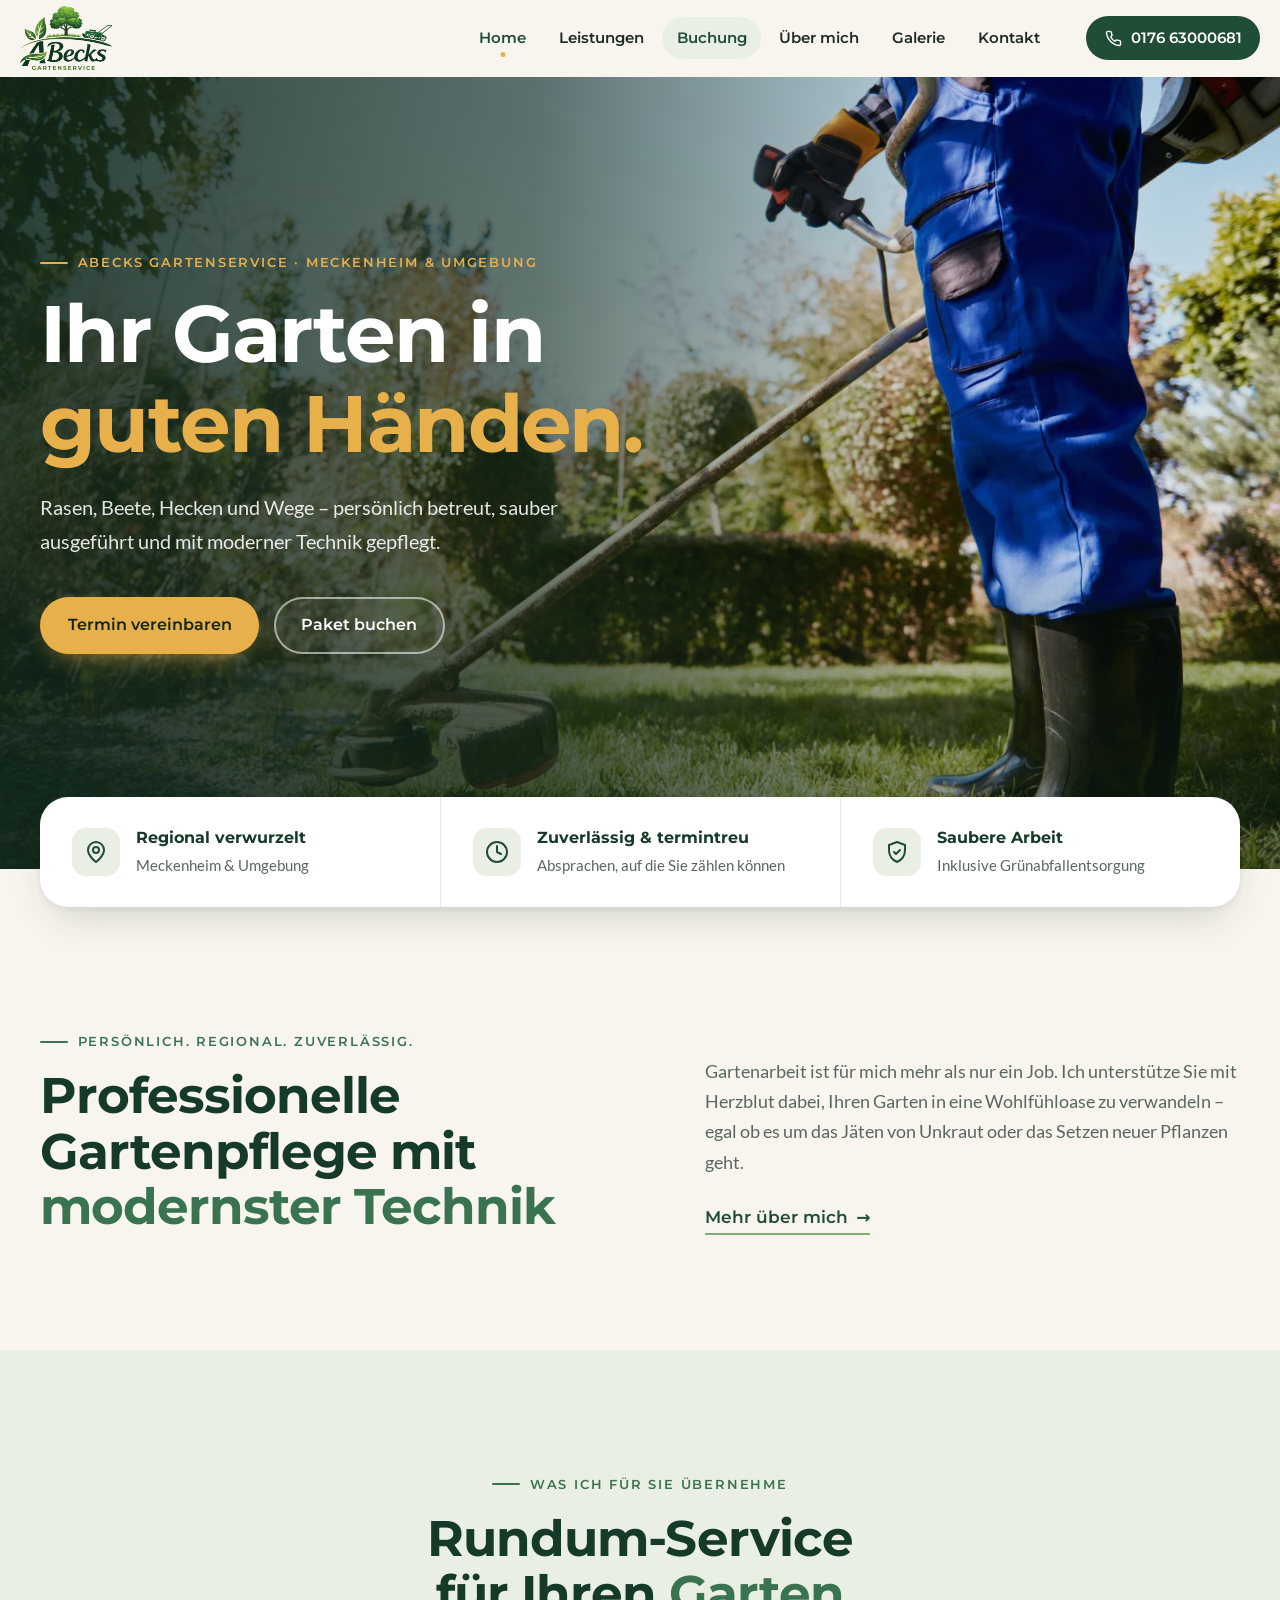
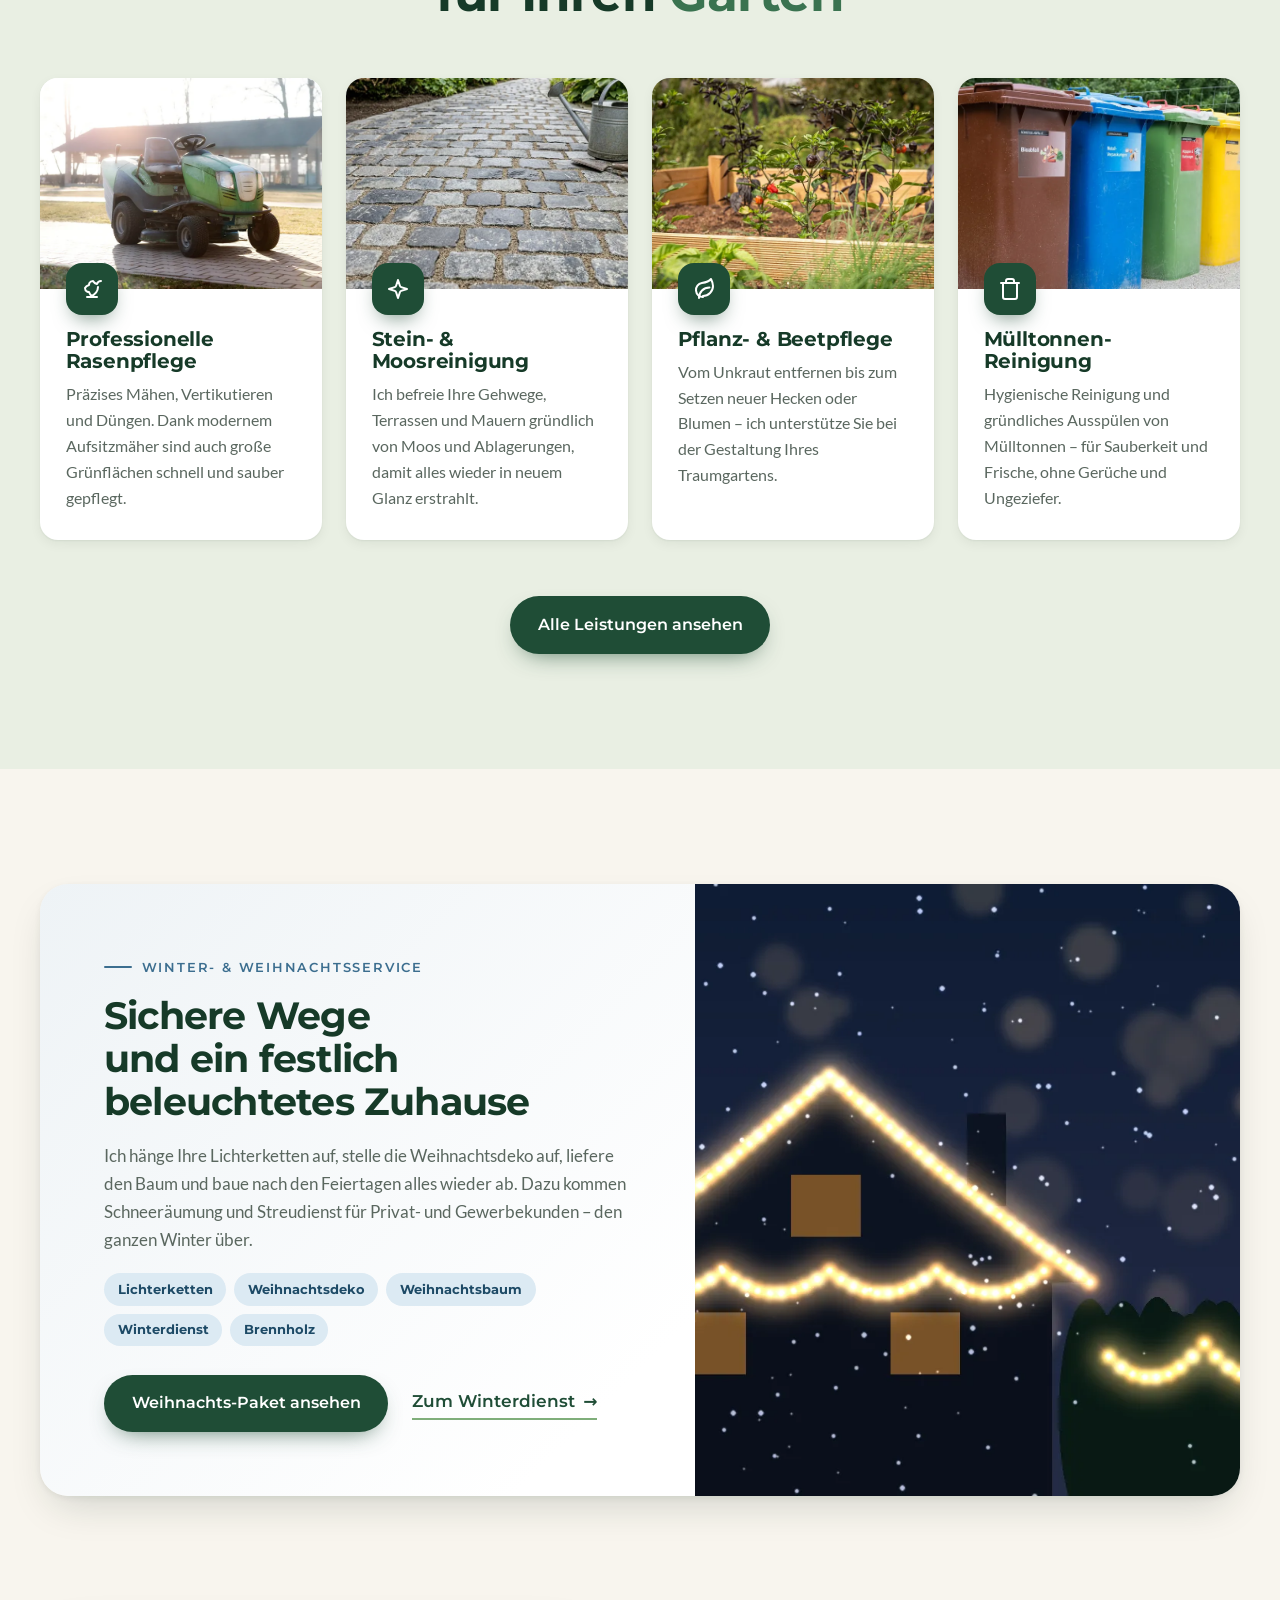
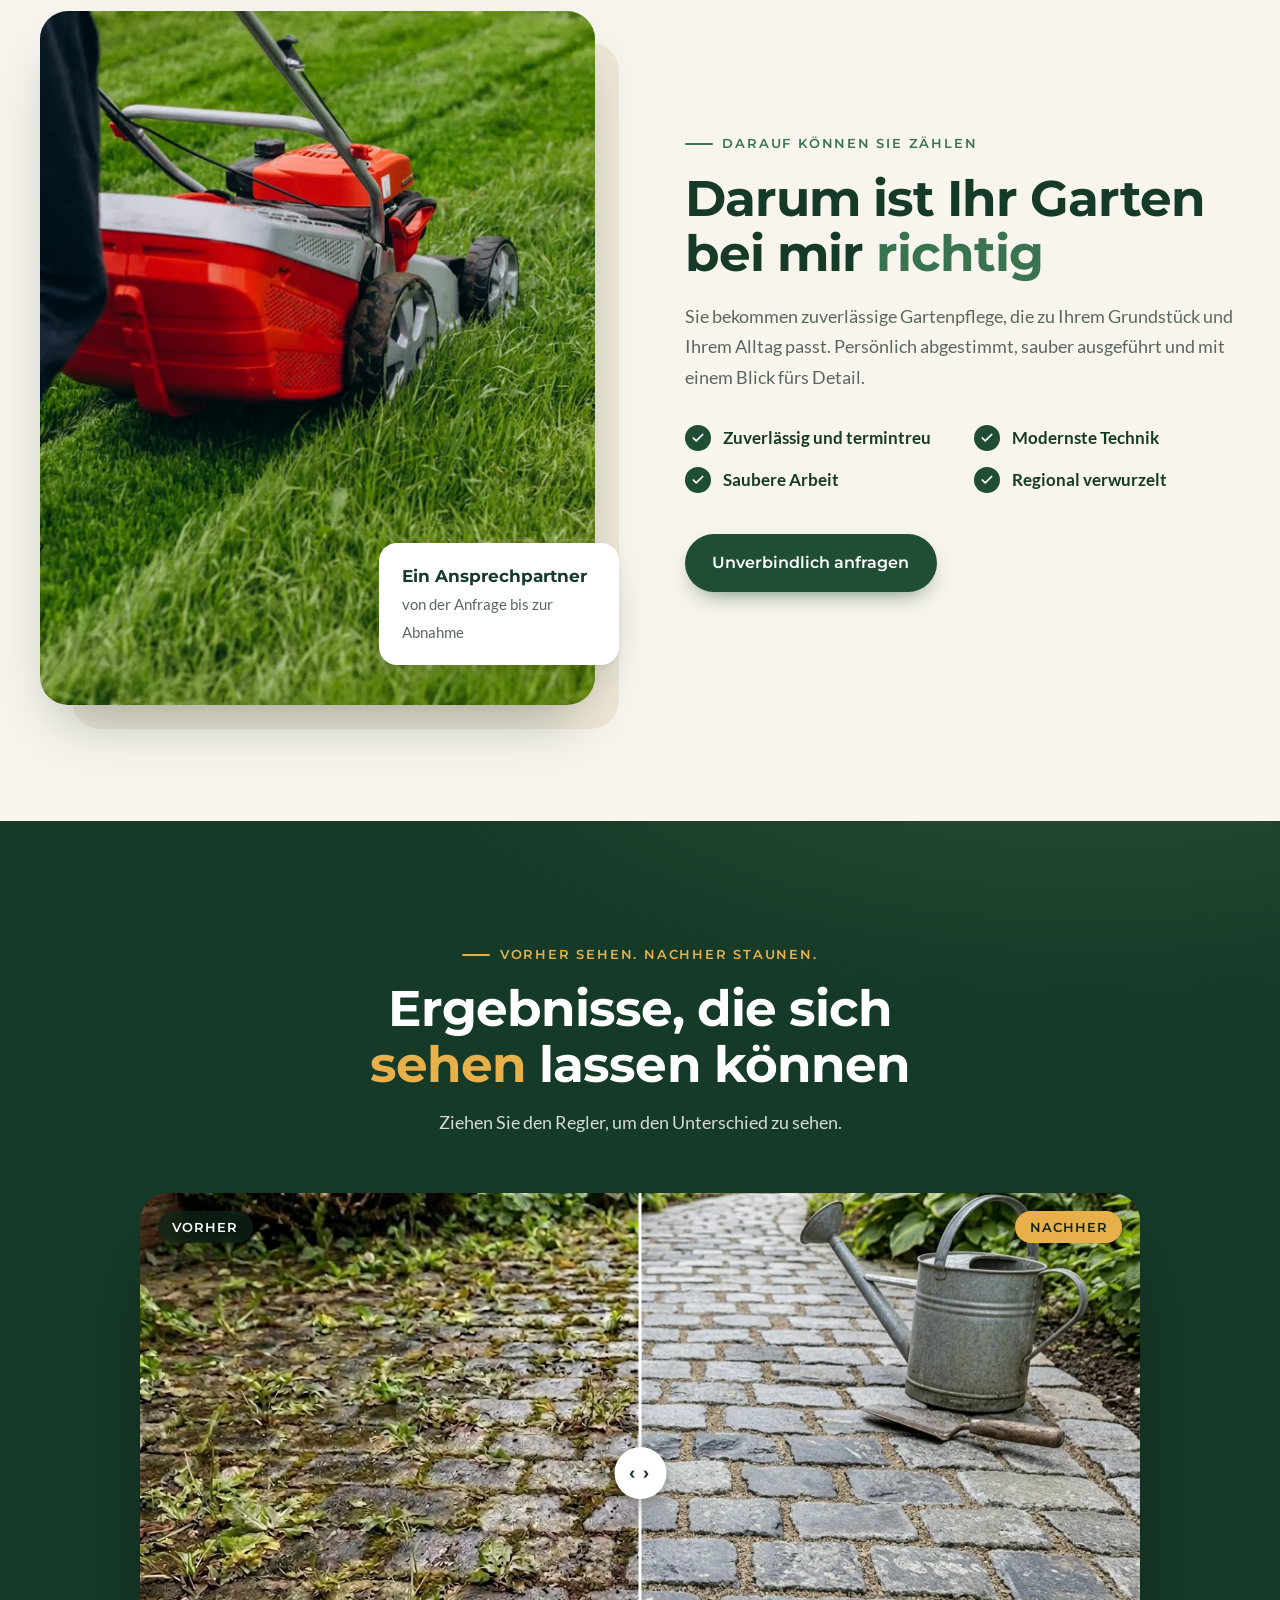
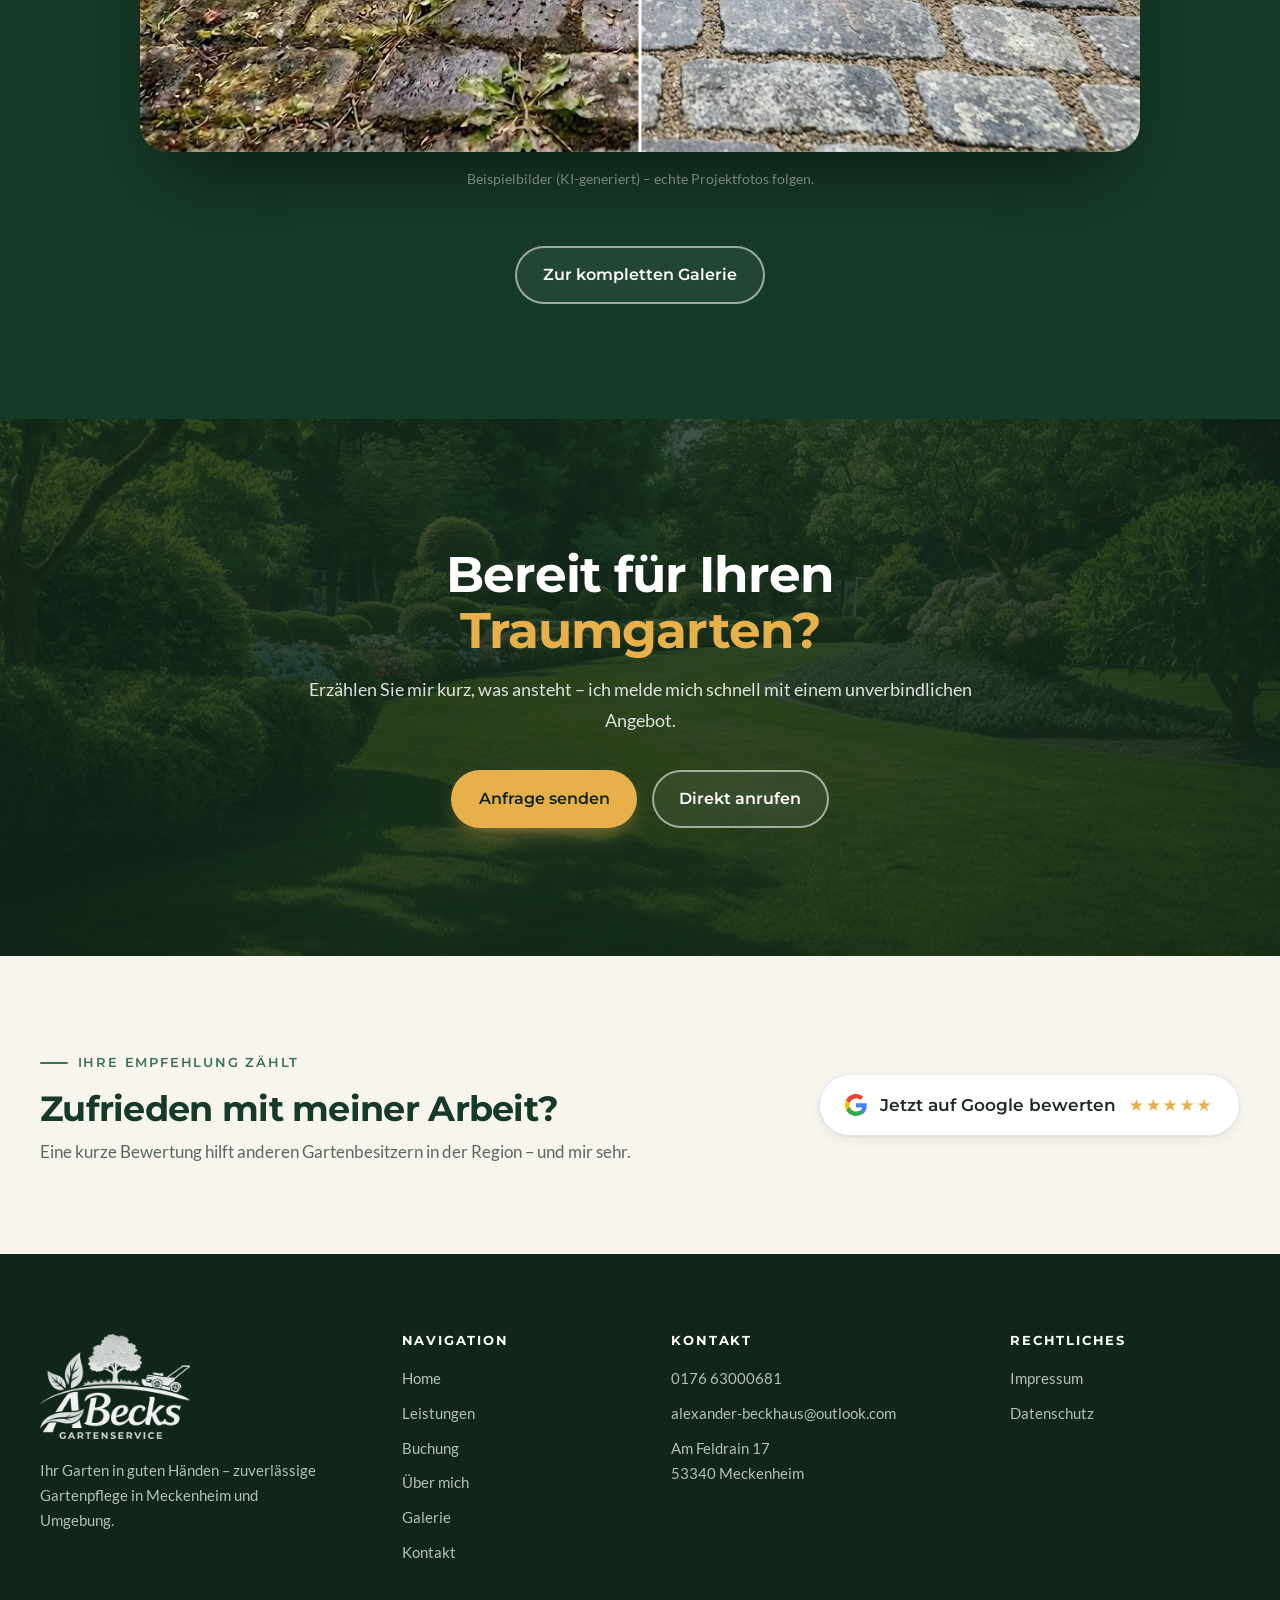
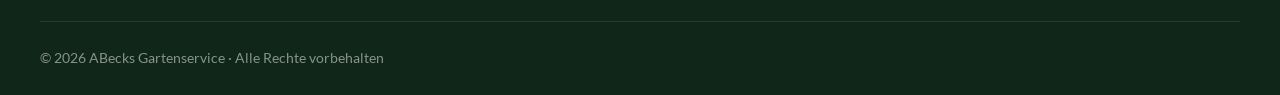
<file: index.html>
<!DOCTYPE html>
<html lang="de">
<head>
    <meta charset="UTF-8">
    <meta name="viewport" content="width=device-width, initial-scale=1.0">
    <meta name="description" content="Zuverlässige Gartenpflege &amp; Gartengestaltung: Professionelle Rasen-, Beet- und Pflanzpflege, Stein- &amp; Moosreinigung, Winterdienst und Lichterketten-Montage in Meckenheim &amp; Umgebung.">
    <title>ABecks Gartenservice | Home</title>
        <link rel="canonical" href="https://abecks-gartenhilfe.netlify.app/">
        <meta name="theme-color" content="#1f4d36">
        <meta property="og:type" content="website">
        <meta property="og:locale" content="de_DE">
        <meta property="og:site_name" content="ABecks Gartenservice">
        <meta property="og:title" content="ABecks Gartenservice | Gartenpflege in Meckenheim">
        <meta property="og:description" content="Zuverlässige Gartenpflege, Rasenpflege, Beetpflege und Steinreinigung in Meckenheim und Umgebung.">
        <meta property="og:url" content="https://abecks-gartenhilfe.netlify.app/">
        <meta property="og:image" content="https://abecks-gartenhilfe.netlify.app/Bilder/hero-index.jpg">
        <meta name="twitter:card" content="summary_large_image">
        <meta name="twitter:title" content="ABecks Gartenservice | Gartenpflege in Meckenheim">
        <meta name="twitter:description" content="Zuverlässige Gartenpflege in Meckenheim und Umgebung.">
        <meta name="twitter:image" content="https://abecks-gartenhilfe.netlify.app/Bilder/hero-index.jpg">
        <script type="application/ld+json">
        {
            "@context": "https://schema.org",
            "@type": "GardeningBusiness",
            "name": "ABecks Gartenservice",
            "url": "https://abecks-gartenhilfe.netlify.app/",
            "image": "https://abecks-gartenhilfe.netlify.app/Bilder/hero-index.jpg",
            "description": "Gartenpflege, Rasenpflege, Beetpflege, Steinreinigung, Winterdienst sowie Lichterketten- und Weihnachtsdeko-Montage in Meckenheim und Umgebung.",
            "telephone": "+4917663000681",
            "email": "alexander-beckhaus@outlook.com",
            "address": {
                "@type": "PostalAddress",
                "streetAddress": "Am Feldrain 17",
                "postalCode": "53340",
                "addressLocality": "Meckenheim",
                "addressCountry": "DE"
            },
            "areaServed": "Meckenheim und Umgebung",
            "priceRange": "€€"
        }
        </script>
    <link rel="preload" href="fonts/montserrat-v31-latin-700.woff2" as="font" type="font/woff2" crossorigin>
    <link rel="preload" href="Bilder/web/hero.webp" as="image">
    <link rel="stylesheet" href="styles.css">
    <link rel="shortcut icon" href="Bilder/logo.ico" type="image/x-icon">
    <link rel="icon" href="Bilder/favicon-32.png" type="image/png" sizes="32x32">
    <link rel="apple-touch-icon" href="Bilder/apple-touch-icon.png">
</head>
<body>
    <a class="skip-link" href="#inhalt">Zum Inhalt springen</a>

    <header class="site-header">
        <div class="site-header__inner">
            <a href="index.html" class="brand" aria-label="ABecks Gartenservice – Startseite">
                <img src="Bilder/logo.webp" alt="ABecks Gartenservice" width="360" height="250">
            </a>

            <nav id="main-navigation" class="site-nav" aria-label="Hauptnavigation">
                <ul>
                    <li><a href="index.html" aria-current="page">Home</a></li>
                    <li><a href="leistungen.html">Leistungen</a></li>
                    <li><a href="leistungen.html#paket-buchung" class="site-nav__booking">Buchung</a></li>
                    <li><a href="uebermich.html">Über mich</a></li>
                    <li><a href="galerie.html">Galerie</a></li>
                    <li><a href="kontakt.html">Kontakt</a></li>
                    <li class="site-nav__cta"><a href="tel:+4917663000681" class="btn btn--primary btn--sm">0176 63000681</a></li>
                </ul>
            </nav>

            <a href="tel:+4917663000681" class="header-phone">
                <svg aria-hidden="true" viewBox="0 0 24 24"><path d="M22 16.9v3a2 2 0 0 1-2.2 2 19.8 19.8 0 0 1-8.6-3.1 19.5 19.5 0 0 1-6-6A19.8 19.8 0 0 1 2.1 4.2 2 2 0 0 1 4.1 2h3a2 2 0 0 1 2 1.7c.1 1 .4 1.9.7 2.8a2 2 0 0 1-.5 2.1L8 9.9a16 16 0 0 0 6 6l1.3-1.3a2 2 0 0 1 2.1-.4c.9.3 1.8.6 2.8.7a2 2 0 0 1 1.7 2z"/></svg>
                <span>0176 63000681</span>
            </a>

            <button class="burger-menu" id="burgerBtn" type="button" aria-label="Menü öffnen" aria-controls="main-navigation" aria-expanded="false">
                <span></span>
                <span></span>
                <span></span>
            </button>
        </div>
    </header>

    <main id="inhalt">
        <section class="hero">
            <img class="hero__bg" src="Bilder/web/hero.webp" alt="" width="1500" height="1008" fetchpriority="high">
            <div class="container hero__content">
                <p class="eyebrow eyebrow--light">ABecks Gartenservice · Meckenheim &amp; Umgebung</p>
                <h1>Ihr Garten in <em>guten Händen.</em></h1>
                <p class="hero__lead">Rasen, Beete, Hecken und Wege – persönlich betreut, sauber ausgeführt und mit moderner Technik gepflegt.</p>
                <div class="btn-group">
                    <a href="kontakt.html" class="btn btn--primary">Termin vereinbaren</a>
                    <a href="leistungen.html#paket-buchung" class="btn btn--ghost">Paket buchen</a>
                </div>
            </div>
        </section>

        <div class="container">
            <ul class="trust-bar">
                <li>
                    <svg aria-hidden="true" viewBox="0 0 24 24"><path d="M20 10c0 6-8 12-8 12s-8-6-8-12a8 8 0 0 1 16 0Z"/><circle cx="12" cy="10" r="3"/></svg>
                    <div><strong>Regional verwurzelt</strong><span>Meckenheim &amp; Umgebung</span></div>
                </li>
                <li>
                    <svg aria-hidden="true" viewBox="0 0 24 24"><circle cx="12" cy="12" r="10"/><path d="M12 6v6l4 2"/></svg>
                    <div><strong>Zuverlässig &amp; termintreu</strong><span>Absprachen, auf die Sie zählen können</span></div>
                </li>
                <li>
                    <svg aria-hidden="true" viewBox="0 0 24 24"><path d="M12 22c5.5-2.5 8-6.5 8-12V5l-8-3-8 3v5c0 5.5 2.5 9.5 8 12Z"/><path d="m9 12 2 2 4-4"/></svg>
                    <div><strong>Saubere Arbeit</strong><span>Inklusive Grünabfallentsorgung</span></div>
                </li>
            </ul>
        </div>

        <section class="section intro">
            <div class="container intro__grid" data-reveal>
                <div>
                    <p class="eyebrow">Persönlich. Regional. Zuverlässig.</p>
                    <h2>Professionelle Gartenpflege mit <em>modernster Technik</em></h2>
                </div>
                <div class="intro__text">
                    <p>Gartenarbeit ist für mich mehr als nur ein Job. Ich unterstütze Sie mit Herzblut dabei, Ihren Garten in eine Wohlfühloase zu verwandeln – egal ob es um das Jäten von Unkraut oder das Setzen neuer Pflanzen geht.</p>
                    <a href="uebermich.html" class="link-arrow">Mehr über mich</a>
                </div>
            </div>
        </section>

        <section class="section section--tint services">
            <div class="container">
                <header class="section-head" data-reveal>
                    <p class="eyebrow">Was ich für Sie übernehme</p>
                    <h2>Rundum-Service für Ihren <em>Garten</em></h2>
                </header>

                <div class="card-grid">
                    <article class="service-card" data-reveal>
                        <div class="service-card__media"><img src="Bilder/web/rasen.webp" alt="Aufsitzmäher auf einer Rasenfläche" width="800" height="534" loading="lazy"></div>
                        <div class="service-card__body">
                            <span class="service-card__icon"><svg aria-hidden="true" viewBox="0 0 24 24"><path d="M7 20h10"/><path d="M10 20c5.5-2.5 8-6.4 8-10"/><path d="M21 4c-3 0-4 3-4 3s-3-1-4-3c-4 0-4 4-4 4s-3 1-4 3c0 4 4 4 4 4s1 3 3 4"/></svg></span>
                            <h3>Professionelle Rasenpflege</h3>
                            <p>Präzises Mähen, Vertikutieren und Düngen. Dank modernem Aufsitzmäher sind auch große Grünflächen schnell und sauber gepflegt.</p>
                        </div>
                    </article>

                    <article class="service-card" data-reveal>
                        <div class="service-card__media"><img src="Bilder/web/stein.webp" alt="Frisch gereinigter Pflasterweg" width="800" height="447" loading="lazy"></div>
                        <div class="service-card__body">
                            <span class="service-card__icon"><svg aria-hidden="true" viewBox="0 0 24 24"><path d="m12 3-1.9 5.8a2 2 0 0 1-1.3 1.3L3 12l5.8 1.9a2 2 0 0 1 1.3 1.3L12 21l1.9-5.8a2 2 0 0 1 1.3-1.3L21 12l-5.8-1.9a2 2 0 0 1-1.3-1.3Z"/></svg></span>
                            <h3>Stein- &amp; Moosreinigung</h3>
                            <p>Ich befreie Ihre Gehwege, Terrassen und Mauern gründlich von Moos und Ablagerungen, damit alles wieder in neuem Glanz erstrahlt.</p>
                        </div>
                    </article>

                    <article class="service-card" data-reveal>
                        <div class="service-card__media"><img src="Bilder/web/beet.webp" alt="Gepflegtes Hochbeet mit Pflanzen" width="800" height="504" loading="lazy"></div>
                        <div class="service-card__body">
                            <span class="service-card__icon"><svg aria-hidden="true" viewBox="0 0 24 24"><path d="M11 20A7 7 0 0 1 9.8 6.1C15.5 5 17 4.48 19 2c1 2 2 4.5 2 7 0 5.5-4.5 10-10 10Z"/><path d="M7 21c0-6 4.5-10.5 10.5-10.5"/></svg></span>
                            <h3>Pflanz- &amp; Beetpflege</h3>
                            <p>Vom Unkraut entfernen bis zum Setzen neuer Hecken oder Blumen – ich unterstütze Sie bei der Gestaltung Ihres Traumgartens.</p>
                        </div>
                    </article>

                    <article class="service-card" data-reveal>
                        <div class="service-card__media"><img src="Bilder/web/muelltonnen.webp" alt="Saubere Mülltonnen in einer Reihe" width="800" height="450" loading="lazy"></div>
                        <div class="service-card__body">
                            <span class="service-card__icon"><svg aria-hidden="true" viewBox="0 0 24 24"><path d="M3 6h18"/><path d="M19 6v14c0 1-1 2-2 2H7c-1 0-2-1-2-2V6"/><path d="M8 6V4c0-1 1-2 2-2h4c1 0 2 1 2 2v2"/></svg></span>
                            <h3>Mülltonnen-Reinigung</h3>
                            <p>Hygienische Reinigung und gründliches Ausspülen von Mülltonnen – für Sauberkeit und Frische, ohne Gerüche und Ungeziefer.</p>
                        </div>
                    </article>
                </div>

                <div class="section-foot">
                    <a href="leistungen.html" class="btn btn--dark">Alle Leistungen ansehen</a>
                </div>
            </div>
        </section>

        <section class="section winter">
            <div class="container">
                <div class="winter__card" data-reveal>
                    <div class="winter__text">
                        <p class="eyebrow">Winter- &amp; Weihnachtsservice</p>
                        <h2>Sichere Wege und ein festlich beleuchtetes Zuhause</h2>
                        <p>Ich hänge Ihre Lichterketten auf, stelle die Weihnachtsdeko auf, liefere den Baum und baue nach den Feiertagen alles wieder ab. Dazu kommen Schneeräumung und Streudienst für Privat- und Gewerbekunden – den ganzen Winter über.</p>
                        <ul class="winter__tags">
                            <li>Lichterketten</li>
                            <li>Weihnachtsdeko</li>
                            <li>Weihnachtsbaum</li>
                            <li>Winterdienst</li>
                            <li>Brennholz</li>
                        </ul>
                        <div class="btn-group">
                            <a href="leistungen.html#saisonale-leistungen" class="btn btn--dark">Weihnachts-Paket ansehen</a>
                            <a href="leistungen.html#winterdienst" class="link-arrow">Zum Winterdienst</a>
                        </div>
                    </div>
                    <div class="winter__media">
                        <img src="Bilder/web/lichterketten.webp" alt="Haus mit warmweißen Lichterketten an Dachkante und Hecke" width="1200" height="800" loading="lazy">
                    </div>
                </div>
            </div>
        </section>

        <section class="section why">
            <div class="container why__grid">
                <div class="why__media" data-reveal>
                    <img src="Bilder/web/maehen.webp" alt="Ein Rasenmäher bei der Arbeit" width="1100" height="733" loading="lazy">
                    <div class="why__badge">
                        <strong>Ein Ansprechpartner</strong>
                        <span>von der Anfrage bis zur Abnahme</span>
                    </div>
                </div>
                <div class="why__text" data-reveal>
                    <p class="eyebrow">Darauf können Sie zählen</p>
                    <h2>Darum ist Ihr Garten bei mir <em>richtig</em></h2>
                    <p class="lead">Sie bekommen zuverlässige Gartenpflege, die zu Ihrem Grundstück und Ihrem Alltag passt. Persönlich abgestimmt, sauber ausgeführt und mit einem Blick fürs Detail.</p>
                    <ul class="check-list">
                        <li>Zuverlässig und termintreu</li>
                        <li>Modernste Technik</li>
                        <li>Saubere Arbeit</li>
                        <li>Regional verwurzelt</li>
                    </ul>
                    <a href="kontakt.html" class="btn btn--dark">Unverbindlich anfragen</a>
                </div>
            </div>
        </section>

        <section class="section section--dark results">
            <div class="container">
                <header class="section-head" data-reveal>
                    <p class="eyebrow eyebrow--light">Vorher sehen. Nachher staunen.</p>
                    <h2>Ergebnisse, die sich <em>sehen</em> lassen können</h2>
                    <p>Ziehen Sie den Regler, um den Unterschied zu sehen.</p>
                </header>

                <figure class="compare" data-reveal>
                    <div class="compare__frame" style="--pos: 50%">
                        <img src="Bilder/web/vorher.webp" alt="Pflasterweg vorher: voller Unkraut und Moos" width="1375" height="768" loading="lazy">
                        <img class="compare__after" src="Bilder/web/nachher.webp" alt="Pflasterweg nachher: sauber und frisch verfugt" width="1376" height="768" loading="lazy">
                        <span class="compare__label compare__label--before">Vorher</span>
                        <span class="compare__label compare__label--after">Nachher</span>
                        <span class="compare__handle" aria-hidden="true"></span>
                        <input class="compare__range" type="range" min="0" max="100" value="50" aria-label="Vorher-Nachher-Vergleich">
                    </div>
                    <figcaption>Beispielbilder (KI-generiert) – echte Projektfotos folgen.</figcaption>
                </figure>

                <div class="section-foot">
                    <a href="galerie.html" class="btn btn--ghost">Zur kompletten Galerie</a>
                </div>
            </div>
        </section>

        <section class="cta">
            <img class="cta__bg" src="Bilder/web/cta.webp" alt="" width="1500" height="655" loading="lazy">
            <div class="container cta__content" data-reveal>
                <h2>Bereit für Ihren <em>Traumgarten?</em></h2>
                <p>Erzählen Sie mir kurz, was ansteht – ich melde mich schnell mit einem unverbindlichen Angebot.</p>
                <div class="btn-group">
                    <a href="kontakt.html" class="btn btn--primary">Anfrage senden</a>
                    <a href="tel:+4917663000681" class="btn btn--ghost">Direkt anrufen</a>
                </div>
            </div>
        </section>

        <section class="section review">
            <div class="container review__inner" data-reveal>
                <div>
                    <p class="eyebrow">Ihre Empfehlung zählt</p>
                    <h2>Zufrieden mit meiner Arbeit?</h2>
                    <p>Eine kurze Bewertung hilft anderen Gartenbesitzern in der Region – und mir sehr.</p>
                </div>
                <a href="https://search.google.com/local/writereview?placeid=ChIJf6sIyBMdv0cRXvU0mljqxgQ" target="_blank" rel="noopener noreferrer" class="google-review">
                    <svg class="google-review__icon" width="22" height="22" viewBox="0 0 24 24" aria-hidden="true">
                        <path fill="#4285F4" d="M23.745 12.27c0-.7-.06-1.4-.19-2.07H12v4.51h6.6c-.29 1.52-1.14 2.82-2.4 3.68v3.05h3.88c2.27-2.09 3.665-5.17 3.665-9.17z"/>
                        <path fill="#34A853" d="M12 24c3.24 0 5.95-1.08 7.93-2.91l-3.88-3.05c-1.08.72-2.45 1.16-4.05 1.16-3.12 0-5.77-2.11-6.72-4.96H1.26v3.15C3.25 21.32 7.31 24 12 24z"/>
                        <path fill="#FBBC05" d="M5.28 14.24c-.25-.72-.38-1.49-.38-2.24s.13-1.52.38-2.24V6.61H1.26C.46 8.22 0 10.06 0 12s.46 3.78 1.26 5.39l4.02-3.15z"/>
                        <path fill="#EA4335" d="M12 4.75c1.77 0 3.35.61 4.6 1.8l3.42-3.42C17.95 1.19 15.24 0 12 0 7.31 0 3.25 2.68 1.26 6.61l4.02 3.15c.95-2.85 3.6-4.96 6.72-4.96z"/>
                    </svg>
                    <span>Jetzt auf Google bewerten</span>
                    <span class="google-review__stars" aria-hidden="true">★★★★★</span>
                </a>
            </div>
        </section>
    </main>

    <footer class="site-footer">
        <div class="container site-footer__grid">
            <div class="site-footer__brand">
                <img src="Bilder/logo-hell.webp" alt="ABecks Gartenservice" width="360" height="250" loading="lazy">
                <p>Ihr Garten in guten Händen – zuverlässige Gartenpflege in Meckenheim und Umgebung.</p>
            </div>

            <div>
                <h3>Navigation</h3>
                <ul>
                    <li><a href="index.html">Home</a></li>
                    <li><a href="leistungen.html">Leistungen</a></li>
                    <li><a href="leistungen.html#paket-buchung">Buchung</a></li>
                    <li><a href="uebermich.html">Über mich</a></li>
                    <li><a href="galerie.html">Galerie</a></li>
                    <li><a href="kontakt.html">Kontakt</a></li>
                </ul>
            </div>

            <div>
                <h3>Kontakt</h3>
                <ul>
                    <li><a href="tel:+4917663000681">0176 63000681</a></li>
                    <li><a href="mailto:alexander-beckhaus@outlook.com">alexander-beckhaus@outlook.com</a></li>
                    <li>Am Feldrain 17<br>53340 Meckenheim</li>
                </ul>
            </div>

            <div>
                <h3>Rechtliches</h3>
                <ul>
                    <li><a href="rechtliches.html#impressum">Impressum</a></li>
                    <li><a href="rechtliches.html#datenschutz">Datenschutz</a></li>
                </ul>
            </div>
        </div>

        <div class="container site-footer__bottom">
            <p>© 2026 ABecks Gartenservice · Alle Rechte vorbehalten</p>
        </div>
    </footer>

    <a href="tel:+4917663000681" class="call-fab" aria-label="Jetzt anrufen: 0176 63000681">
        <svg aria-hidden="true" viewBox="0 0 24 24"><path d="M22 16.9v3a2 2 0 0 1-2.2 2 19.8 19.8 0 0 1-8.6-3.1 19.5 19.5 0 0 1-6-6A19.8 19.8 0 0 1 2.1 4.2 2 2 0 0 1 4.1 2h3a2 2 0 0 1 2 1.7c.1 1 .4 1.9.7 2.8a2 2 0 0 1-.5 2.1L8 9.9a16 16 0 0 0 6 6l1.3-1.3a2 2 0 0 1 2.1-.4c.9.3 1.8.6 2.8.7a2 2 0 0 1 1.7 2z"/></svg>
        <span>Anrufen</span>
    </a>

    <script src="script.js"></script>
</body>
</html>
</file>
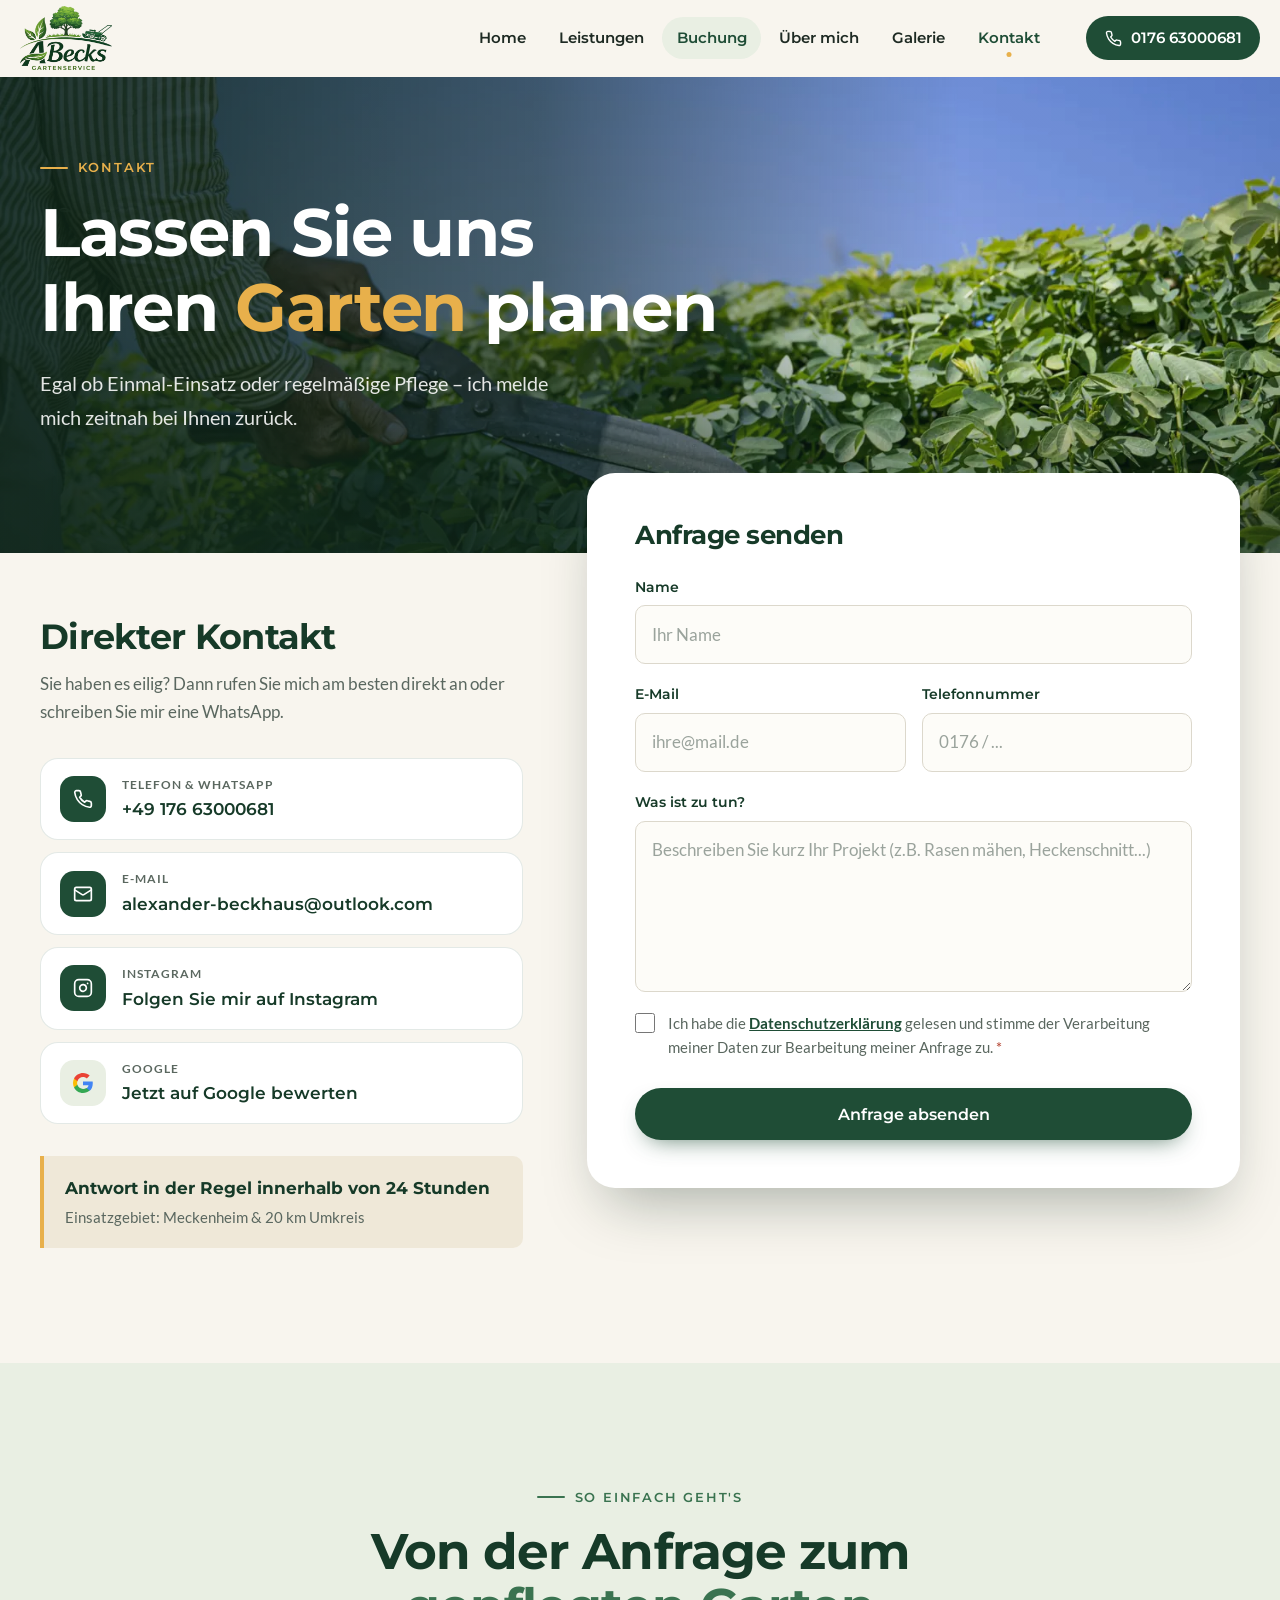
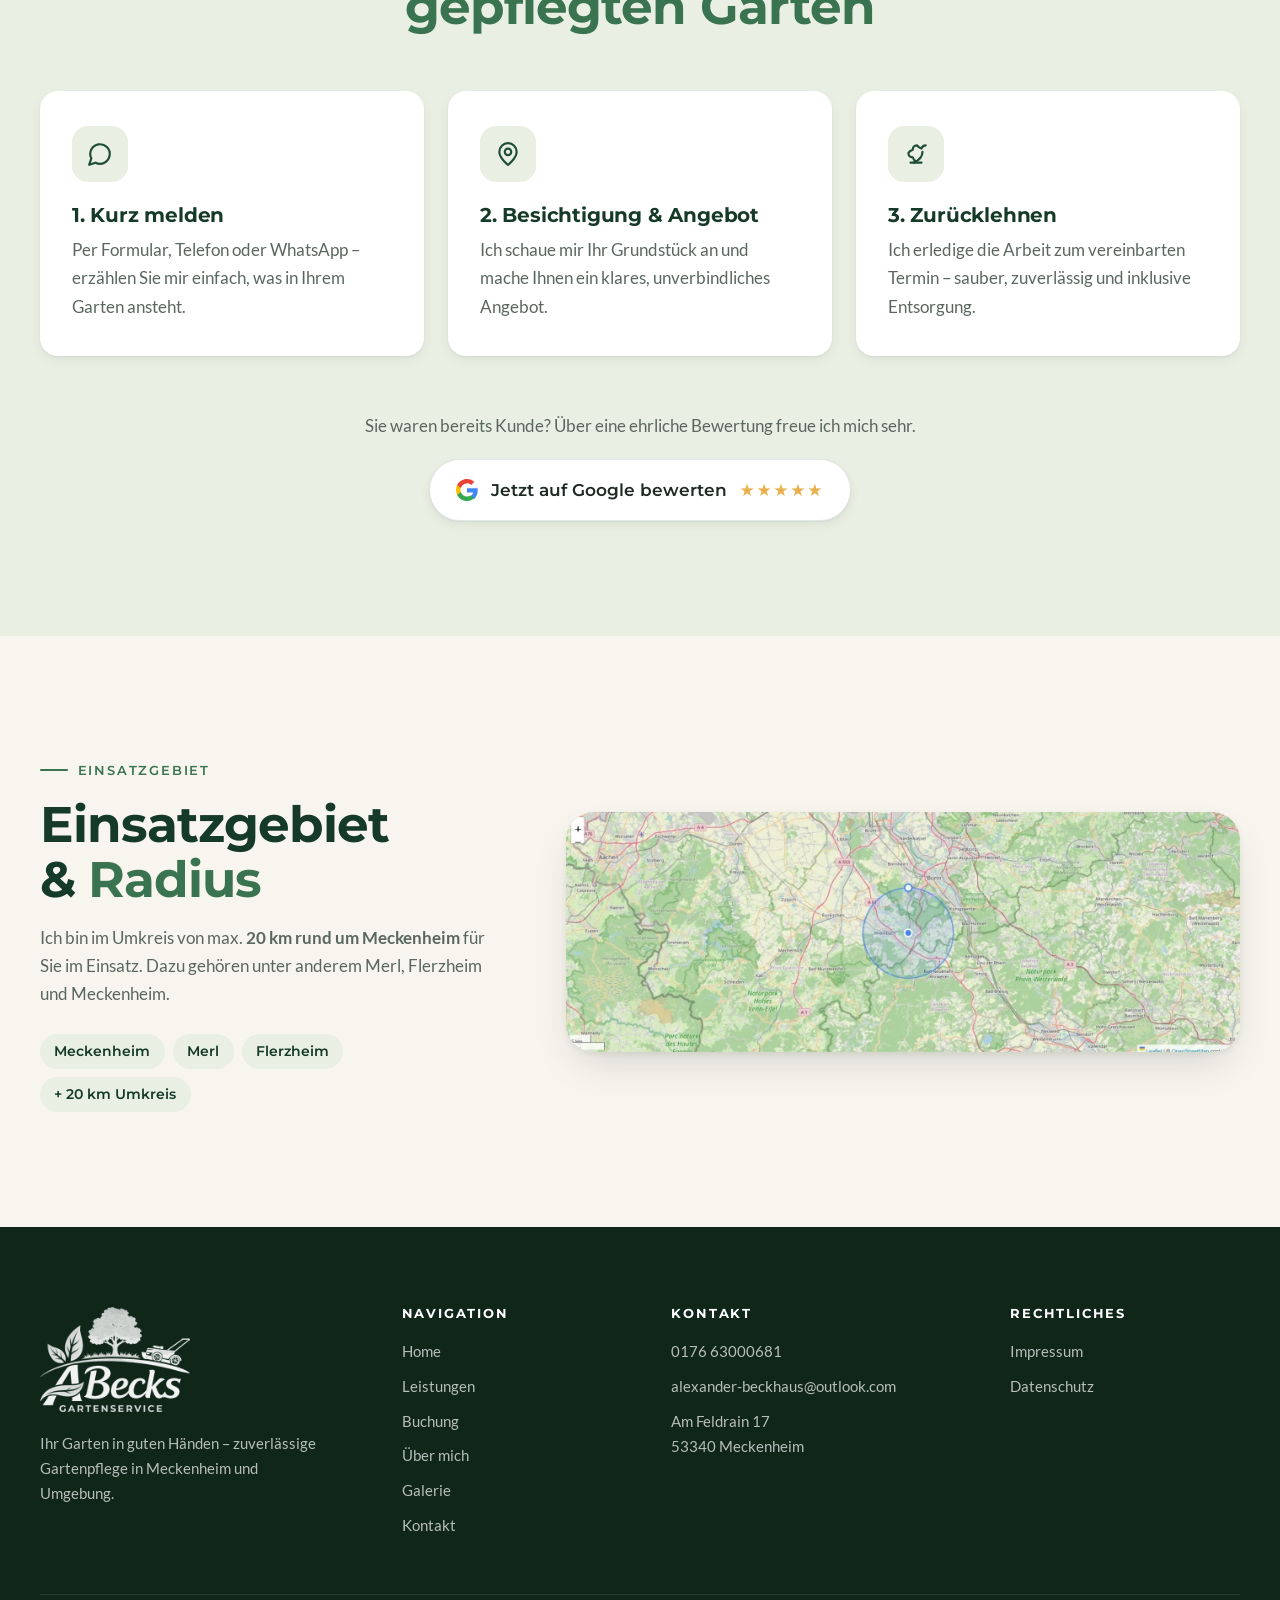
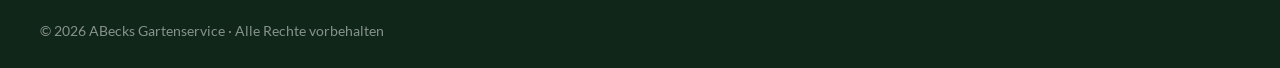
<file: kontakt.html>
<!doctype html>
<html lang="de">

<head>
  <meta charset="UTF-8" />
  <meta name="viewport" content="width=device-width, initial-scale=1.0" />
  <meta name="description"
    content="Jetzt Kontakt zu ABecks Gartenservice in Meckenheim aufnehmen. Schnelle Anfrage per Kontaktformular, Telefon oder E-Mail – wir beraten Sie gerne!">
  <title>ABecks Gartenservice | Kontakt</title>
  <link rel="canonical" href="https://abecks-gartenhilfe.netlify.app/kontakt">
  <meta name="theme-color" content="#1f4d36">
  <meta property="og:type" content="website">
  <meta property="og:locale" content="de_DE">
  <meta property="og:site_name" content="ABecks Gartenservice">
  <meta property="og:title" content="Kontakt | ABecks Gartenservice in Meckenheim">
  <meta property="og:description" content="Kontaktieren Sie ABecks Gartenservice für Gartenpflege in Meckenheim und Umgebung.">
  <meta property="og:url" content="https://abecks-gartenhilfe.netlify.app/kontakt">
  <meta property="og:image" content="https://abecks-gartenhilfe.netlify.app/Bilder/hero-index.jpg">
  <meta name="twitter:card" content="summary_large_image">
  <meta name="twitter:title" content="Kontakt | ABecks Gartenservice in Meckenheim">
  <meta name="twitter:description" content="Unverbindliche Anfrage für Gartenpflege in Meckenheim und Umgebung.">
  <meta name="twitter:image" content="https://abecks-gartenhilfe.netlify.app/Bilder/hero-index.jpg">
  <link rel="preload" href="fonts/montserrat-v31-latin-700.woff2" as="font" type="font/woff2" crossorigin>
  <link rel="preload" href="Bilder/web/kontakt-hero.webp" as="image">
  <link rel="stylesheet" href="styles.css" />
  <link rel="shortcut icon" href="Bilder/logo.ico" type="image/x-icon" />
  <link rel="icon" href="Bilder/favicon-32.png" type="image/png" sizes="32x32">
  <link rel="apple-touch-icon" href="Bilder/apple-touch-icon.png">
</head>

<body>
  <a class="skip-link" href="#inhalt">Zum Inhalt springen</a>

  <header class="site-header">
    <div class="site-header__inner">
      <a href="index.html" class="brand" aria-label="ABecks Gartenservice – Startseite">
        <img src="Bilder/logo.webp" alt="ABecks Gartenservice" width="360" height="250">
      </a>

      <nav id="main-navigation" class="site-nav" aria-label="Hauptnavigation">
        <ul>
          <li><a href="index.html">Home</a></li>
          <li><a href="leistungen.html">Leistungen</a></li>
          <li><a href="leistungen.html#paket-buchung" class="site-nav__booking">Buchung</a></li>
          <li><a href="uebermich.html">Über mich</a></li>
          <li><a href="galerie.html">Galerie</a></li>
          <li><a href="kontakt.html" aria-current="page">Kontakt</a></li>
          <li class="site-nav__cta"><a href="tel:+4917663000681" class="btn btn--primary btn--sm">0176 63000681</a></li>
        </ul>
      </nav>

      <a href="tel:+4917663000681" class="header-phone">
        <svg aria-hidden="true" viewBox="0 0 24 24"><path d="M22 16.9v3a2 2 0 0 1-2.2 2 19.8 19.8 0 0 1-8.6-3.1 19.5 19.5 0 0 1-6-6A19.8 19.8 0 0 1 2.1 4.2 2 2 0 0 1 4.1 2h3a2 2 0 0 1 2 1.7c.1 1 .4 1.9.7 2.8a2 2 0 0 1-.5 2.1L8 9.9a16 16 0 0 0 6 6l1.3-1.3a2 2 0 0 1 2.1-.4c.9.3 1.8.6 2.8.7a2 2 0 0 1 1.7 2z"/></svg>
        <span>0176 63000681</span>
      </a>

      <button class="burger-menu" id="burgerBtn" type="button" aria-label="Menü öffnen" aria-controls="main-navigation" aria-expanded="false">
        <span></span>
        <span></span>
        <span></span>
      </button>
    </div>
  </header>

  <main id="inhalt">
    <section class="hero hero--page hero--compact">
      <img class="hero__bg" src="Bilder/web/kontakt-hero.webp" alt="" width="1500" height="1000" fetchpriority="high">
      <div class="container hero__content">
        <p class="eyebrow eyebrow--light">Kontakt</p>
        <h1>Lassen Sie uns Ihren <em>Garten</em> planen</h1>
        <p class="hero__lead">Egal ob Einmal-Einsatz oder regelmäßige Pflege – ich melde mich zeitnah bei Ihnen zurück.</p>
      </div>
    </section>

    <section class="contact">
      <div class="container contact__grid">
        <!-- Linke Seite: Direkte Kontaktwege -->
        <aside class="contact__info">
          <h2>Direkter Kontakt</h2>
          <p>Sie haben es eilig? Dann rufen Sie mich am besten direkt an oder schreiben Sie mir eine WhatsApp.</p>

          <div class="info-links">
            <a href="tel:+4917663000681" class="info-card">
              <span class="info-card__icon"><svg aria-hidden="true" viewBox="0 0 24 24"><path d="M22 16.9v3a2 2 0 0 1-2.2 2 19.8 19.8 0 0 1-8.6-3.1 19.5 19.5 0 0 1-6-6A19.8 19.8 0 0 1 2.1 4.2 2 2 0 0 1 4.1 2h3a2 2 0 0 1 2 1.7c.1 1 .4 1.9.7 2.8a2 2 0 0 1-.5 2.1L8 9.9a16 16 0 0 0 6 6l1.3-1.3a2 2 0 0 1 2.1-.4c.9.3 1.8.6 2.8.7a2 2 0 0 1 1.7 2z"/></svg></span>
              <span class="info-card__text"><small>Telefon &amp; WhatsApp</small>+49 176 63000681</span>
            </a>

            <a href="mailto:alexander-beckhaus@outlook.com" class="info-card">
              <span class="info-card__icon"><svg aria-hidden="true" viewBox="0 0 24 24"><rect width="20" height="16" x="2" y="4" rx="2"/><path d="m22 7-8.97 5.7a1.94 1.94 0 0 1-2.06 0L2 7"/></svg></span>
              <span class="info-card__text"><small>E-Mail</small>alexander-beckhaus@outlook.com</span>
            </a>

            <a href="https://www.instagram.com/abecks_garten" target="_blank" rel="noopener noreferrer" class="info-card">
              <span class="info-card__icon"><svg aria-hidden="true" viewBox="0 0 24 24"><rect width="20" height="20" x="2" y="2" rx="5" ry="5"/><path d="M16 11.37A4 4 0 1 1 12.63 8 4 4 0 0 1 16 11.37z"/><line x1="17.5" x2="17.51" y1="6.5" y2="6.5"/></svg></span>
              <span class="info-card__text"><small>Instagram</small>Folgen Sie mir auf Instagram</span>
            </a>

            <a href="https://search.google.com/local/writereview?placeid=ChIJf6sIyBMdv0cRXvU0mljqxgQ" target="_blank" rel="noopener noreferrer" class="info-card">
              <span class="info-card__icon info-card__icon--google">
                <svg width="22" height="22" viewBox="0 0 24 24" aria-hidden="true">
                  <path fill="#4285F4" d="M23.745 12.27c0-.7-.06-1.4-.19-2.07H12v4.51h6.6c-.29 1.52-1.14 2.82-2.4 3.68v3.05h3.88c2.27-2.09 3.665-5.17 3.665-9.17z"/>
                  <path fill="#34A853" d="M12 24c3.24 0 5.95-1.08 7.93-2.91l-3.88-3.05c-1.08.72-2.45 1.16-4.05 1.16-3.12 0-5.77-2.11-6.72-4.96H1.26v3.15C3.25 21.32 7.31 24 12 24z"/>
                  <path fill="#FBBC05" d="M5.28 14.24c-.25-.72-.38-1.49-.38-2.24s.13-1.52.38-2.24V6.61H1.26C.46 8.22 0 10.06 0 12s.46 3.78 1.26 5.39l4.02-3.15z"/>
                  <path fill="#EA4335" d="M12 4.75c1.77 0 3.35.61 4.6 1.8l3.42-3.42C17.95 1.19 15.24 0 12 0 7.31 0 3.25 2.68 1.26 6.61l4.02 3.15c.95-2.85 3.6-4.96 6.72-4.96z"/>
                </svg>
              </span>
              <span class="info-card__text"><small>Google</small>Jetzt auf Google bewerten</span>
            </a>
          </div>

          <div class="contact__note">
            <strong>Antwort in der Regel innerhalb von 24 Stunden</strong>
            <span>Einsatzgebiet: Meckenheim &amp; 20 km Umkreis</span>
          </div>
        </aside>

        <!-- Rechte Seite: Kontaktformular -->
        <div class="contact__form">
          <div id="form-wrapper">

            <!-- Wird per ?paket= / ?leistung= in script.js eingeblendet -->
            <!-- Wird aus der Leistungsauswahl (script.js) befüllt -->
            <div id="paket-spezifikation" class="selection-card" hidden>
              <div class="selection-card__head">
                <span class="selection-card__icon" aria-hidden="true"><svg viewBox="0 0 24 24"><path d="M20 6 9 17l-5-5"/></svg></span>
                <div class="selection-card__title">
                  <span class="paket-badge">Ihre Auswahl</span>
                  <h3 id="paket-titel"></h3>
                </div>
                <a href="leistungen.html#paket-buchung" class="selection-card__change">+ Weitere</a>
              </div>

              <ul class="selection-list" id="auswahl-liste"></ul>

              <p class="selection-card__info">
                <svg aria-hidden="true" viewBox="0 0 24 24"><circle cx="12" cy="12" r="10"/><path d="M12 6v6l4 2"/></svg>
                <span>Unverbindliche Anfrage – nach dem Absenden melde ich mich innerhalb von 24 Stunden per E-Mail oder Telefon für einen kurzen Abstimmungstermin.</span>
              </p>
            </div>

            <form id="kontakt-form" class="form" action="https://formspree.io/f/mrejever" method="POST">
              <h2 class="form__title">Anfrage senden</h2>

              <!-- Verstecktes Feld für den Mail-Betreff bei Formspree -->
              <input type="hidden" id="betreff" name="_subject" value="Allgemeine Kontaktanfrage" />

              <!-- Verstecktes Eingabefeld für den Formular-Versand -->
              <input type="hidden" id="leistung-select" name="leistung" value="Allgemeine Anfrage">

              <div class="form-group">
                <label for="name">Name</label>
                <input type="text" id="name" name="name" placeholder="Ihr Name" autocomplete="name" required />
              </div>

              <div class="form-row">
                <div class="form-group">
                  <label for="email">E-Mail</label>
                  <input type="email" id="email" name="email" placeholder="ihre@mail.de" autocomplete="email" required />
                </div>
                <div class="form-group">
                  <label for="telefon">Telefonnummer</label>
                  <input type="tel" id="telefon" name="telefon" placeholder="0176 / ..." autocomplete="tel" required />
                </div>
              </div>

              <div class="form-group">
                <label for="nachricht">Was ist zu tun?</label>
                <textarea id="nachricht" name="nachricht" rows="5" placeholder="Beschreiben Sie kurz Ihr Projekt (z.B. Rasen mähen, Heckenschnitt...)" required></textarea>
              </div>

              <label class="checkbox-label" for="datenschutz">
                <input type="checkbox" id="datenschutz" name="datenschutz" required />
                <span class="checkbox-text">
                  Ich habe die <a href="rechtliches.html#datenschutz" target="_blank" rel="noopener noreferrer">Datenschutzerklärung</a>
                  gelesen und stimme der Verarbeitung meiner Daten zur Bearbeitung meiner Anfrage zu.
                  <span class="required-asterisk">*</span>
                </span>
              </label>

              <button type="submit" class="btn btn--dark submit-btn">Anfrage absenden</button>
            </form>

            <!-- Die Erfolgsmeldung (standardmäßig versteckt) -->
            <div id="success-message" class="form-success" style="display: none;">
              <span class="form-success__icon"><svg aria-hidden="true" viewBox="0 0 24 24"><polyline points="20 6 9 17 4 12"></polyline></svg></span>
              <h3>Nachricht versendet!</h3>
              <p>Vielen Dank. Ich werde mich so schnell wie möglich bei Ihnen melden, um einen Termin zu vereinbaren!</p>
            </div>
          </div>
        </div>
      </div>
    </section>

    <!-- So läuft die Zusammenarbeit -->
    <section class="section section--tint">
      <div class="container">
        <header class="section-head" data-reveal>
          <p class="eyebrow">So einfach geht's</p>
          <h2>Von der Anfrage zum <em>gepflegten Garten</em></h2>
        </header>

        <div class="extras__grid">
          <article class="extra-card" data-reveal>
            <span class="extra-card__icon"><svg aria-hidden="true" viewBox="0 0 24 24"><path d="M7.9 20A9 9 0 1 0 4 16.1L2 22Z"/></svg></span>
            <h3>1. Kurz melden</h3>
            <p>Per Formular, Telefon oder WhatsApp – erzählen Sie mir einfach, was in Ihrem Garten ansteht.</p>
          </article>

          <article class="extra-card" data-reveal>
            <span class="extra-card__icon"><svg aria-hidden="true" viewBox="0 0 24 24"><path d="M20 10c0 6-8 12-8 12s-8-6-8-12a8 8 0 0 1 16 0Z"/><circle cx="12" cy="10" r="3"/></svg></span>
            <h3>2. Besichtigung &amp; Angebot</h3>
            <p>Ich schaue mir Ihr Grundstück an und mache Ihnen ein klares, unverbindliches Angebot.</p>
          </article>

          <article class="extra-card" data-reveal>
            <span class="extra-card__icon"><svg aria-hidden="true" viewBox="0 0 24 24"><path d="M7 20h10"/><path d="M10 20c5.5-2.5 8-6.4 8-10"/><path d="M21 4c-3 0-4 3-4 3s-3-1-4-3c-4 0-4 4-4 4s-3 1-4 3c0 4 4 4 4 4s1 3 3 4"/></svg></span>
            <h3>3. Zurücklehnen</h3>
            <p>Ich erledige die Arbeit zum vereinbarten Termin – sauber, zuverlässig und inklusive Entsorgung.</p>
          </article>
        </div>

        <p class="review-prompt" data-reveal>Sie waren bereits Kunde? Über eine ehrliche Bewertung freue ich mich sehr.</p>
        <div class="section-foot">
          <a href="https://search.google.com/local/writereview?placeid=ChIJf6sIyBMdv0cRXvU0mljqxgQ" target="_blank" rel="noopener noreferrer" class="google-review">
            <svg class="google-review__icon" width="22" height="22" viewBox="0 0 24 24" aria-hidden="true">
              <path fill="#4285F4" d="M23.745 12.27c0-.7-.06-1.4-.19-2.07H12v4.51h6.6c-.29 1.52-1.14 2.82-2.4 3.68v3.05h3.88c2.27-2.09 3.665-5.17 3.665-9.17z"/>
              <path fill="#34A853" d="M12 24c3.24 0 5.95-1.08 7.93-2.91l-3.88-3.05c-1.08.72-2.45 1.16-4.05 1.16-3.12 0-5.77-2.11-6.72-4.96H1.26v3.15C3.25 21.32 7.31 24 12 24z"/>
              <path fill="#FBBC05" d="M5.28 14.24c-.25-.72-.38-1.49-.38-2.24s.13-1.52.38-2.24V6.61H1.26C.46 8.22 0 10.06 0 12s.46 3.78 1.26 5.39l4.02-3.15z"/>
              <path fill="#EA4335" d="M12 4.75c1.77 0 3.35.61 4.6 1.8l3.42-3.42C17.95 1.19 15.24 0 12 0 7.31 0 3.25 2.68 1.26 6.61l4.02 3.15c.95-2.85 3.6-4.96 6.72-4.96z"/>
            </svg>
            <span>Jetzt auf Google bewerten</span>
            <span class="google-review__stars" aria-hidden="true">★★★★★</span>
          </a>
        </div>
      </div>
    </section>

    <!-- Einsatzradius & Map -->
    <section class="section area">
      <div class="container area__grid">
        <div class="area__text" data-reveal>
          <p class="eyebrow">Einsatzgebiet</p>
          <h2>Einsatzgebiet &amp; <em>Radius</em></h2>
          <p>Ich bin im Umkreis von max. <strong>20 km rund um Meckenheim</strong> für Sie im Einsatz. Dazu gehören unter anderem Merl, Flerzheim und Meckenheim.</p>
          <ul class="area__tags">
            <li>Meckenheim</li>
            <li>Merl</li>
            <li>Flerzheim</li>
            <li>+ 20 km Umkreis</li>
          </ul>
        </div>
        <div class="area__map" data-reveal>
          <img src="Bilder/web/radius.webp" alt="Karte des Einsatzgebiets: 20 km rund um Meckenheim" width="1600" height="570" loading="lazy" />
        </div>
      </div>
    </section>
  </main>

  <footer class="site-footer">
    <div class="container site-footer__grid">
      <div class="site-footer__brand">
        <img src="Bilder/logo-hell.webp" alt="ABecks Gartenservice" width="360" height="250" loading="lazy">
        <p>Ihr Garten in guten Händen – zuverlässige Gartenpflege in Meckenheim und Umgebung.</p>
      </div>

      <div>
        <h3>Navigation</h3>
        <ul>
          <li><a href="index.html">Home</a></li>
          <li><a href="leistungen.html">Leistungen</a></li>
          <li><a href="leistungen.html#paket-buchung">Buchung</a></li>
          <li><a href="uebermich.html">Über mich</a></li>
          <li><a href="galerie.html">Galerie</a></li>
          <li><a href="kontakt.html">Kontakt</a></li>
        </ul>
      </div>

      <div>
        <h3>Kontakt</h3>
        <ul>
          <li><a href="tel:+4917663000681">0176 63000681</a></li>
          <li><a href="mailto:alexander-beckhaus@outlook.com">alexander-beckhaus@outlook.com</a></li>
          <li>Am Feldrain 17<br>53340 Meckenheim</li>
        </ul>
      </div>

      <div>
        <h3>Rechtliches</h3>
        <ul>
          <li><a href="rechtliches.html#impressum">Impressum</a></li>
          <li><a href="rechtliches.html#datenschutz">Datenschutz</a></li>
        </ul>
      </div>
    </div>

    <div class="container site-footer__bottom">
      <p>© 2026 ABecks Gartenservice · Alle Rechte vorbehalten</p>
    </div>
  </footer>

  <a href="tel:+4917663000681" class="call-fab" aria-label="Jetzt anrufen: 0176 63000681">
    <svg aria-hidden="true" viewBox="0 0 24 24"><path d="M22 16.9v3a2 2 0 0 1-2.2 2 19.8 19.8 0 0 1-8.6-3.1 19.5 19.5 0 0 1-6-6A19.8 19.8 0 0 1 2.1 4.2 2 2 0 0 1 4.1 2h3a2 2 0 0 1 2 1.7c.1 1 .4 1.9.7 2.8a2 2 0 0 1-.5 2.1L8 9.9a16 16 0 0 0 6 6l1.3-1.3a2 2 0 0 1 2.1-.4c.9.3 1.8.6 2.8.7a2 2 0 0 1 1.7 2z"/></svg>
    <span>Anrufen</span>
  </a>

  <script src="script.js"></script>
</body>

</html>
</file>
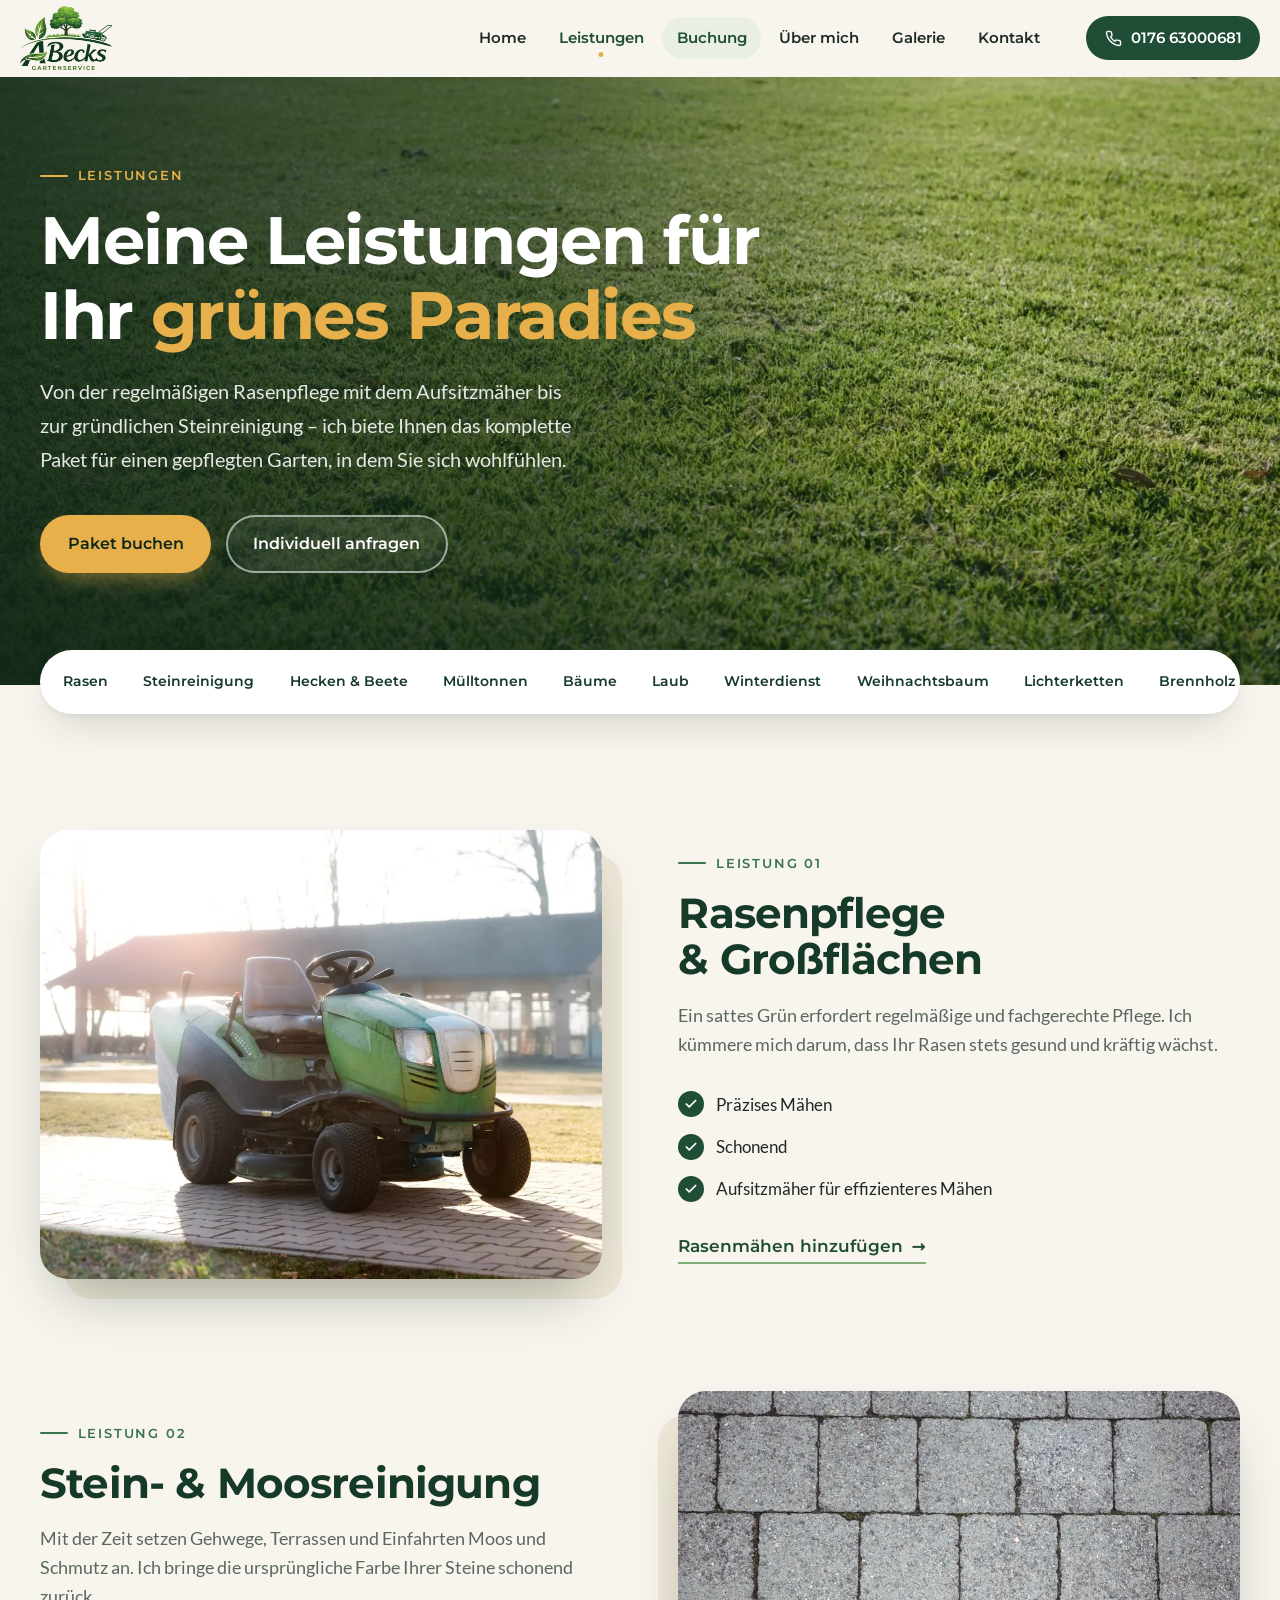
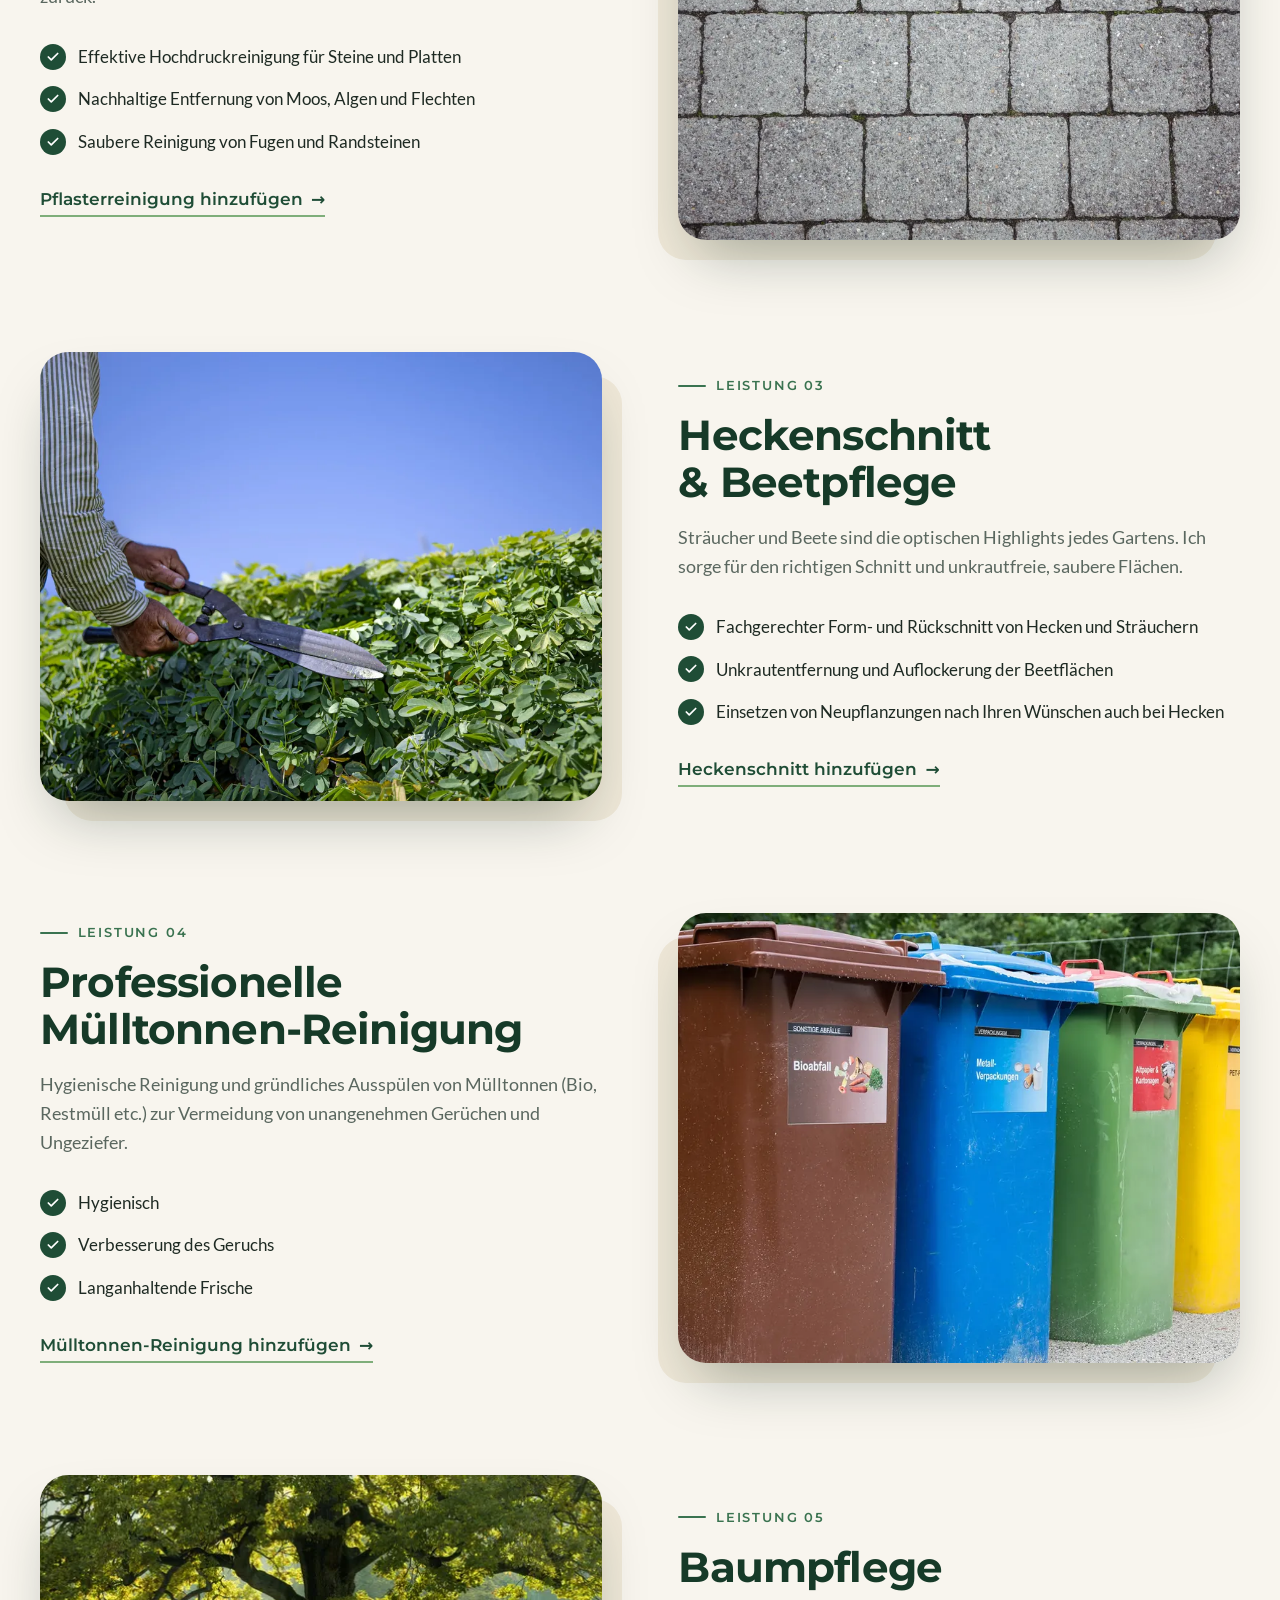
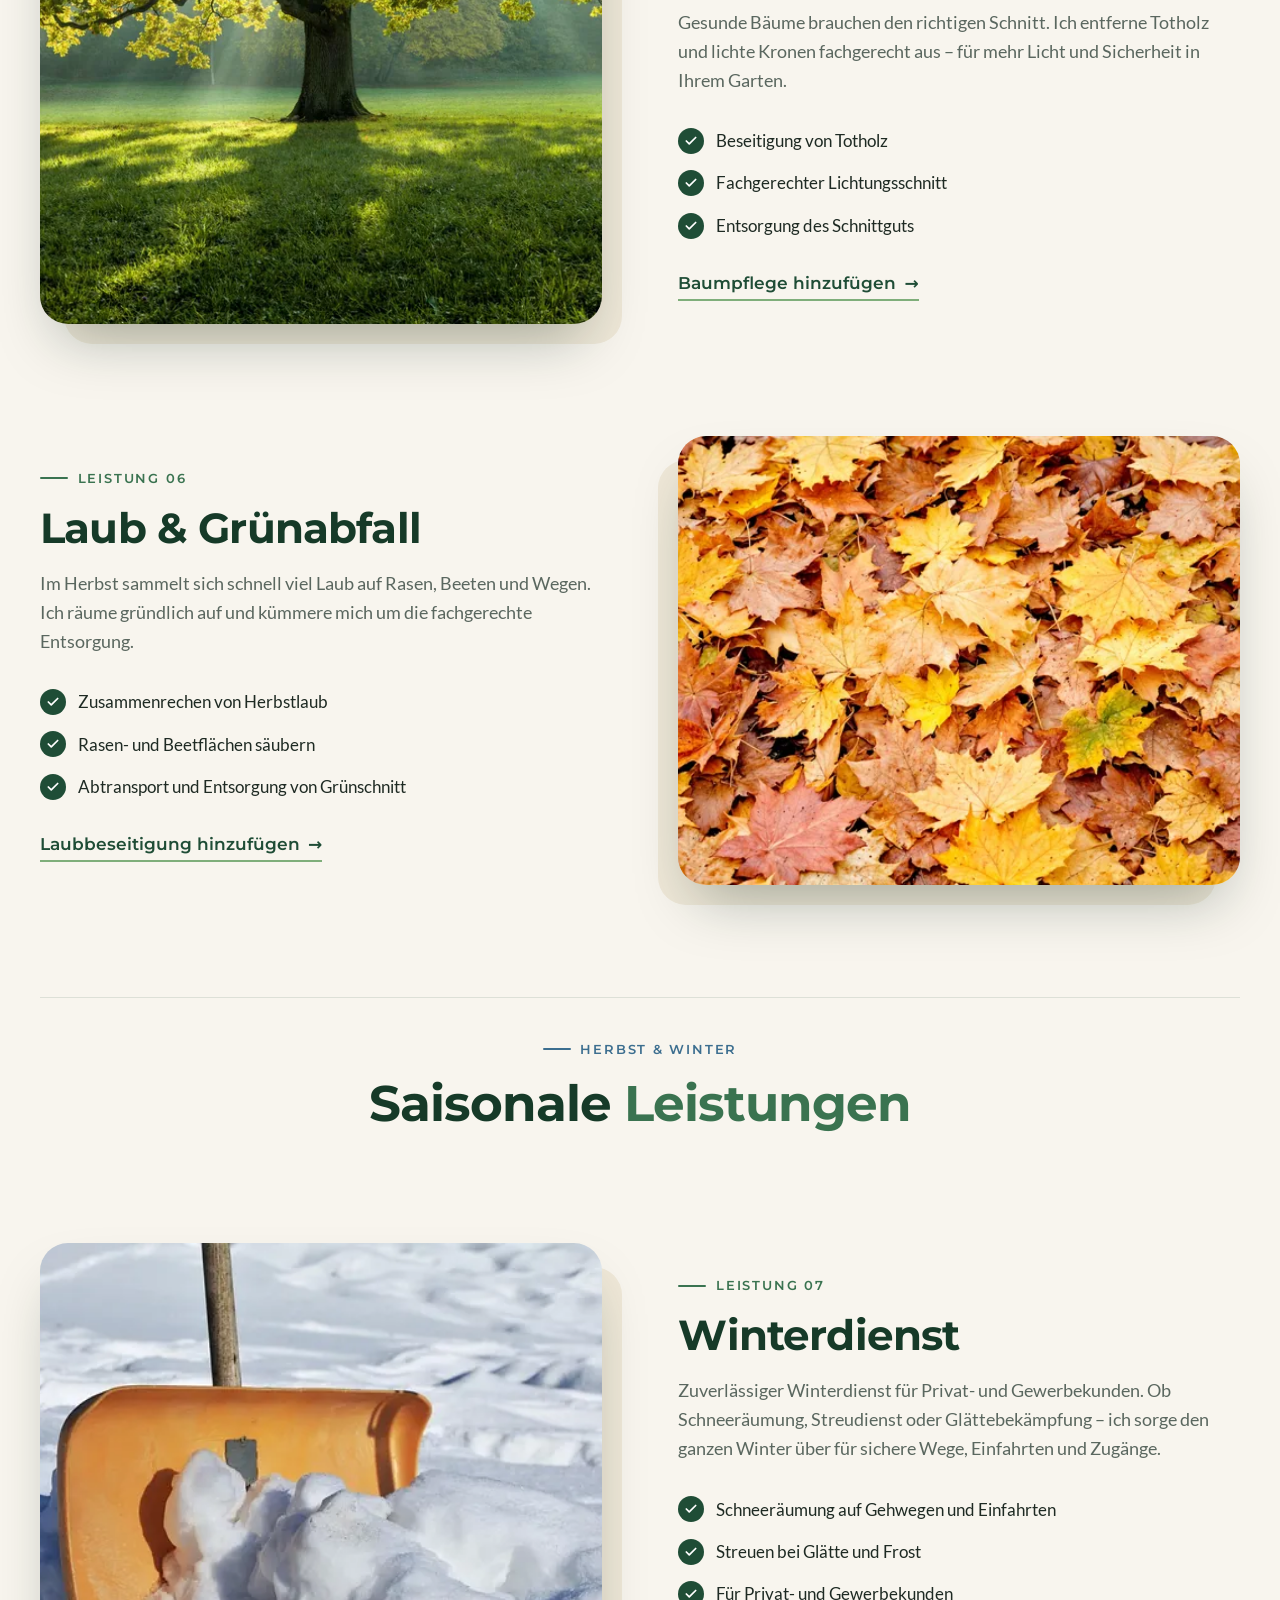
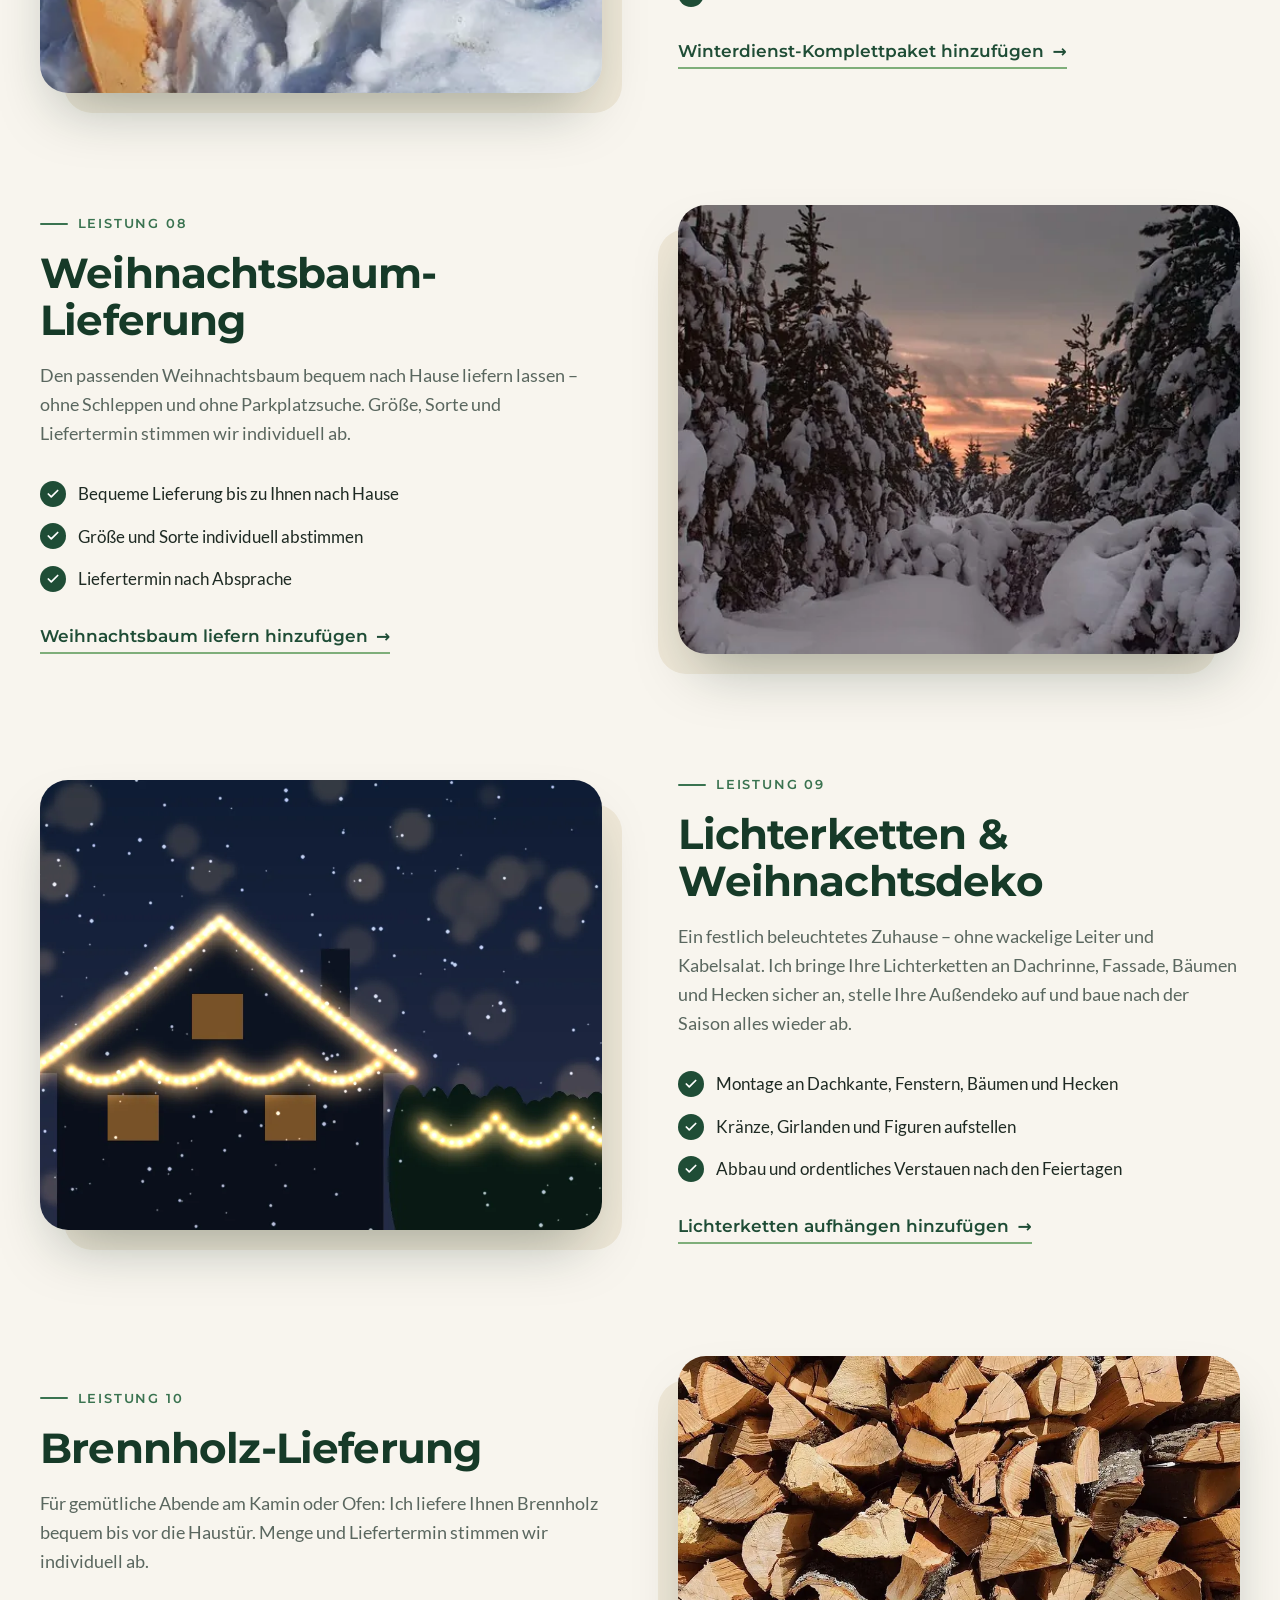
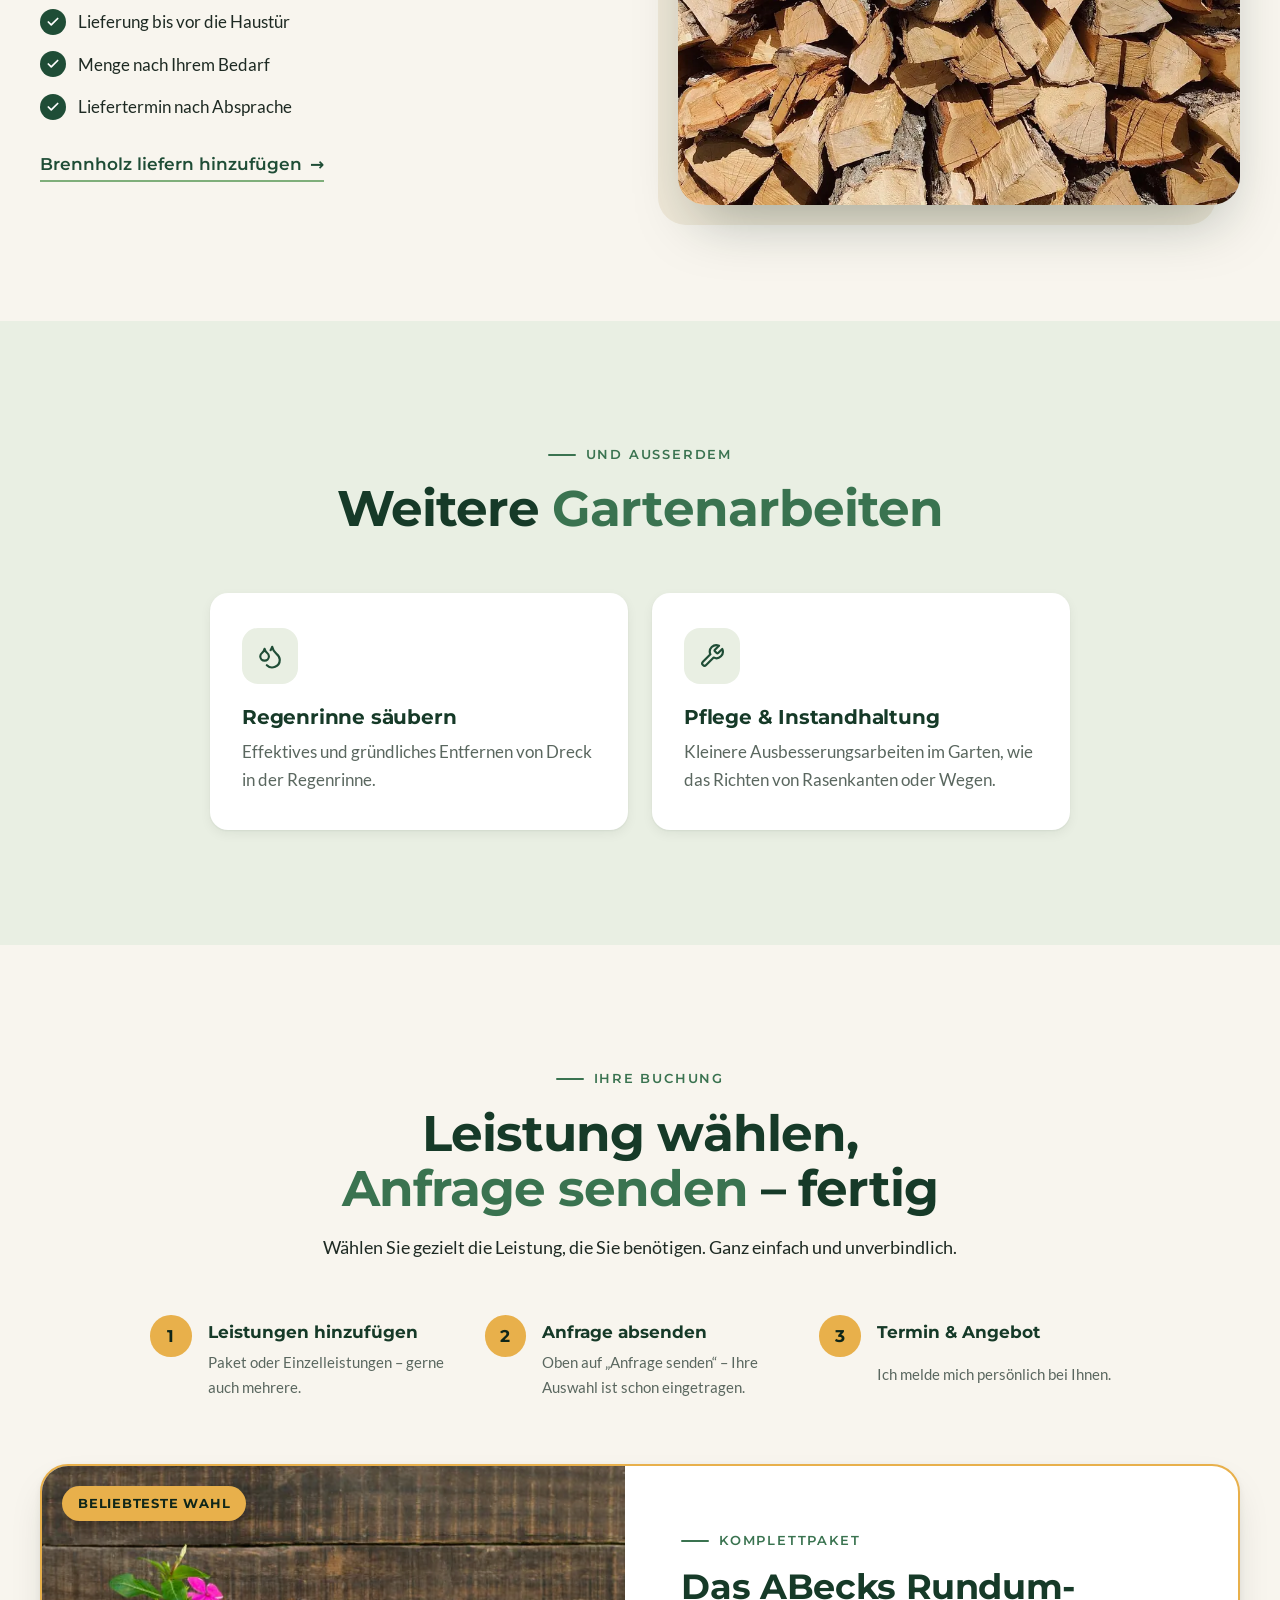
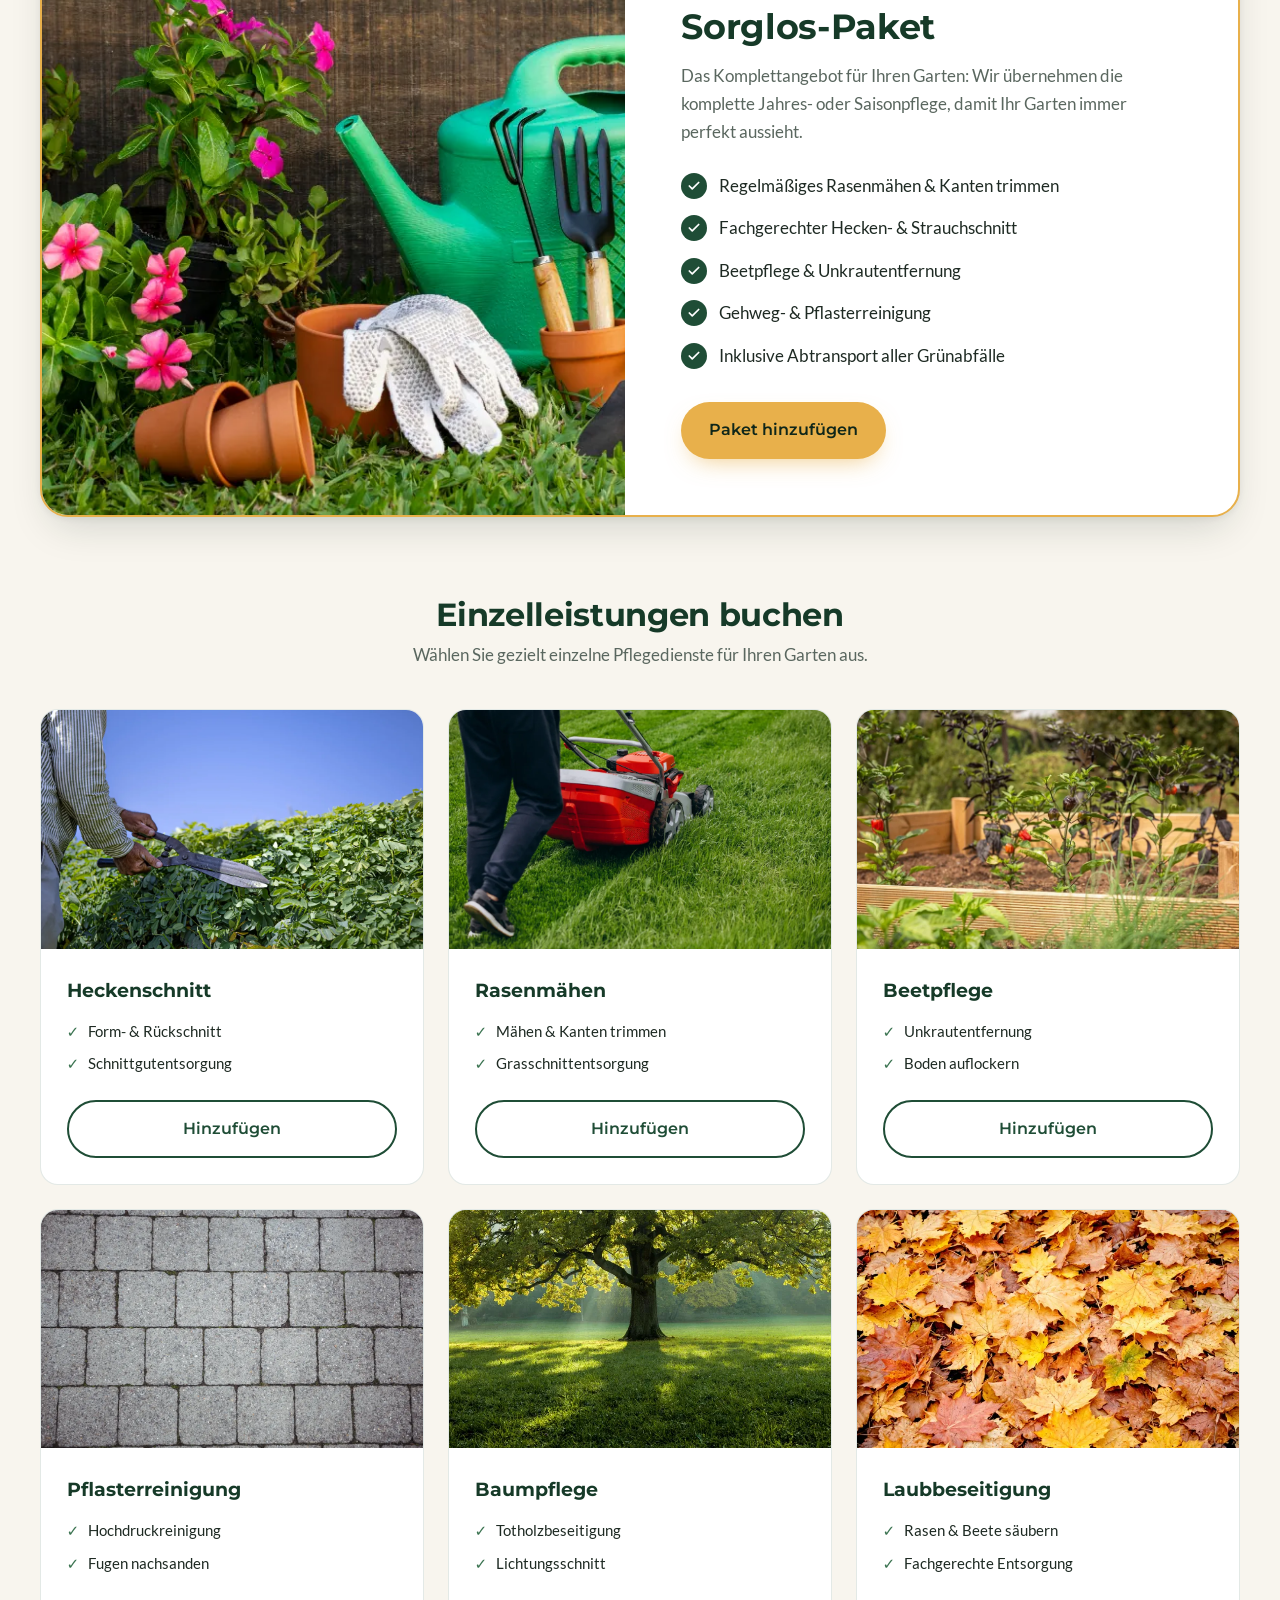
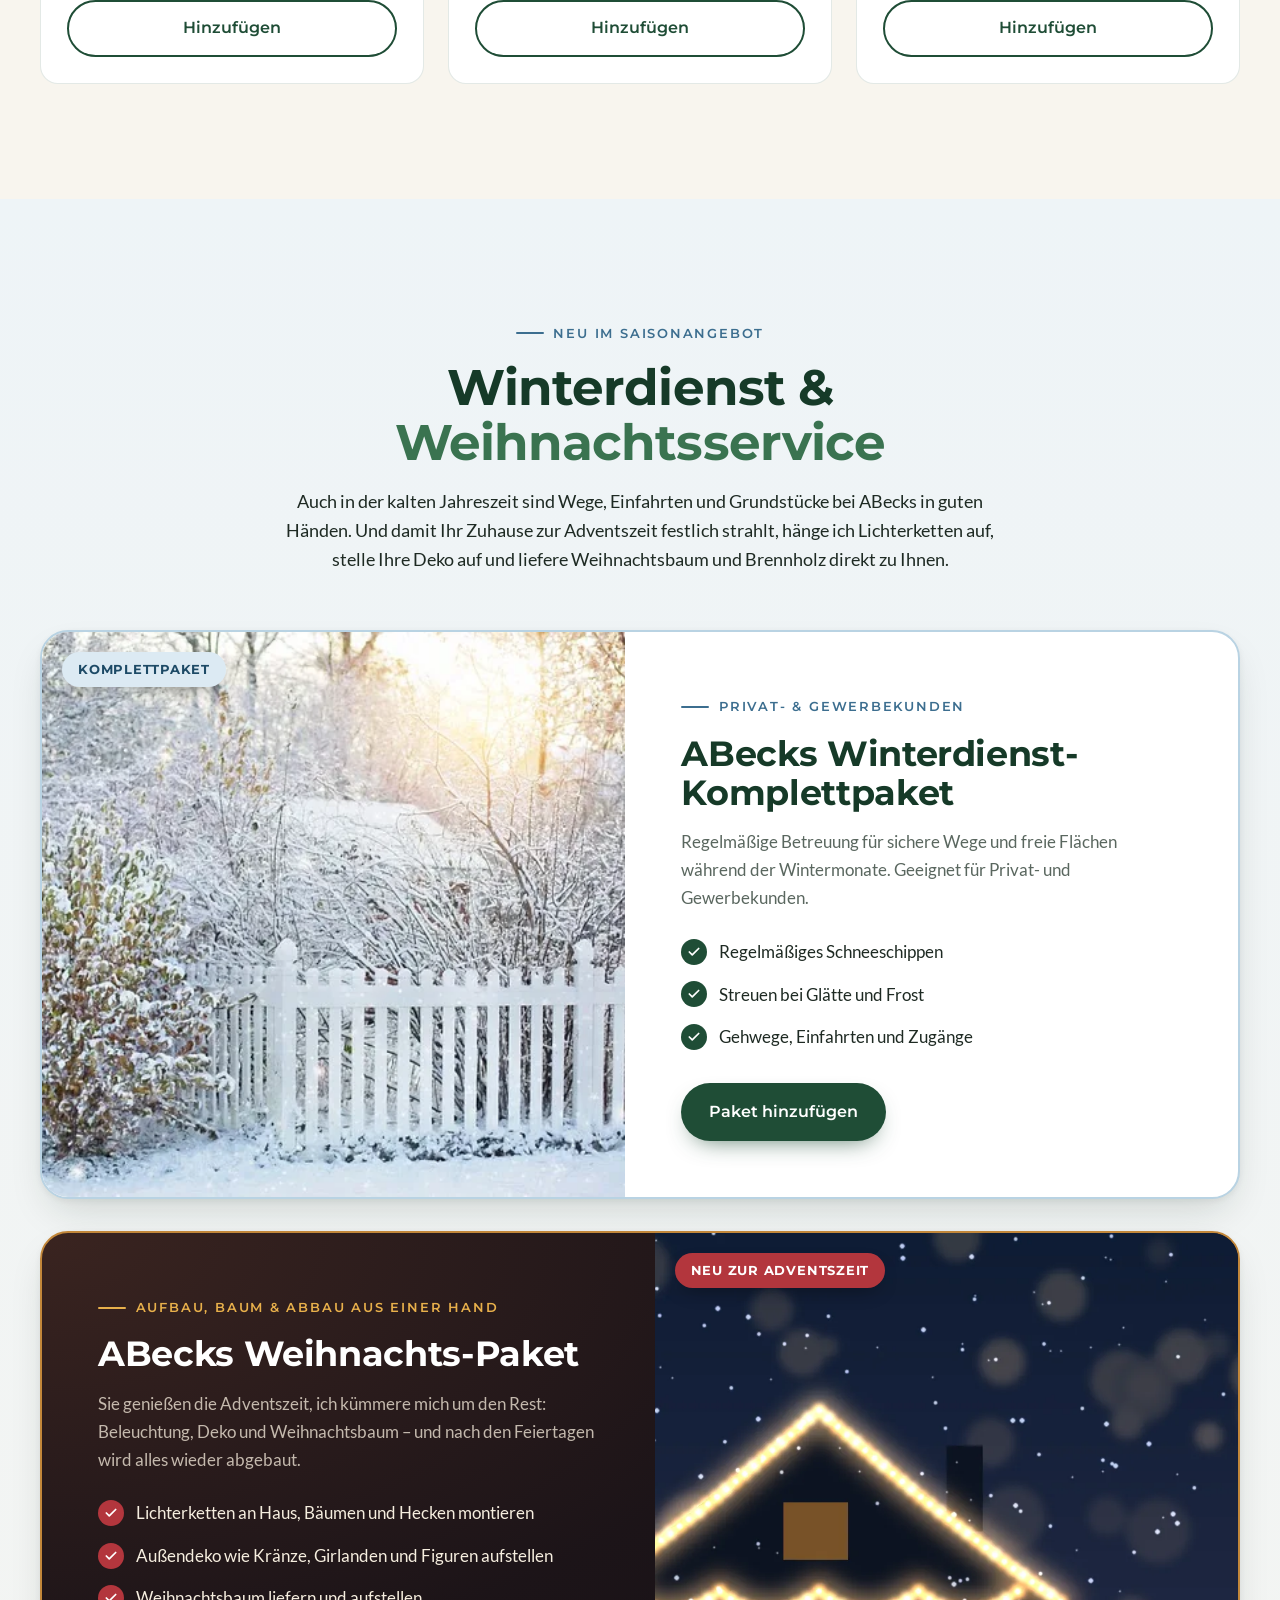
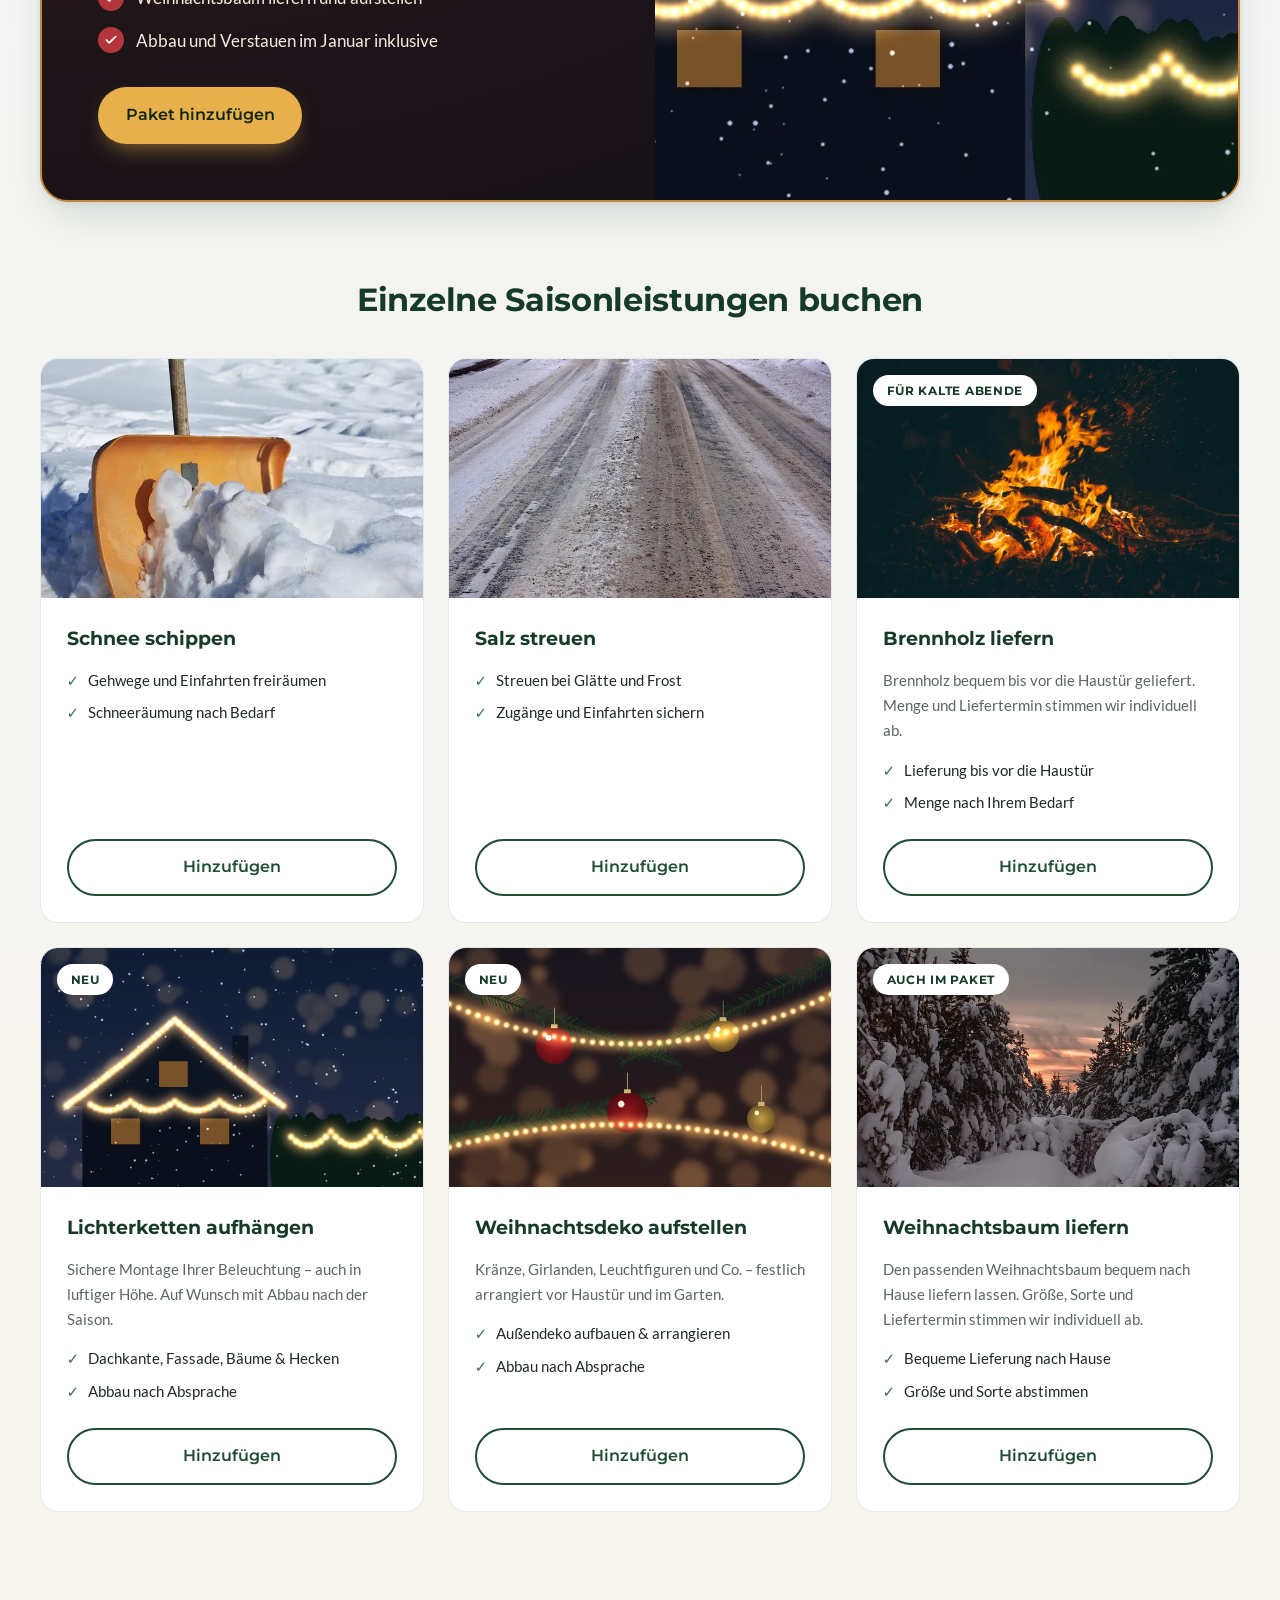
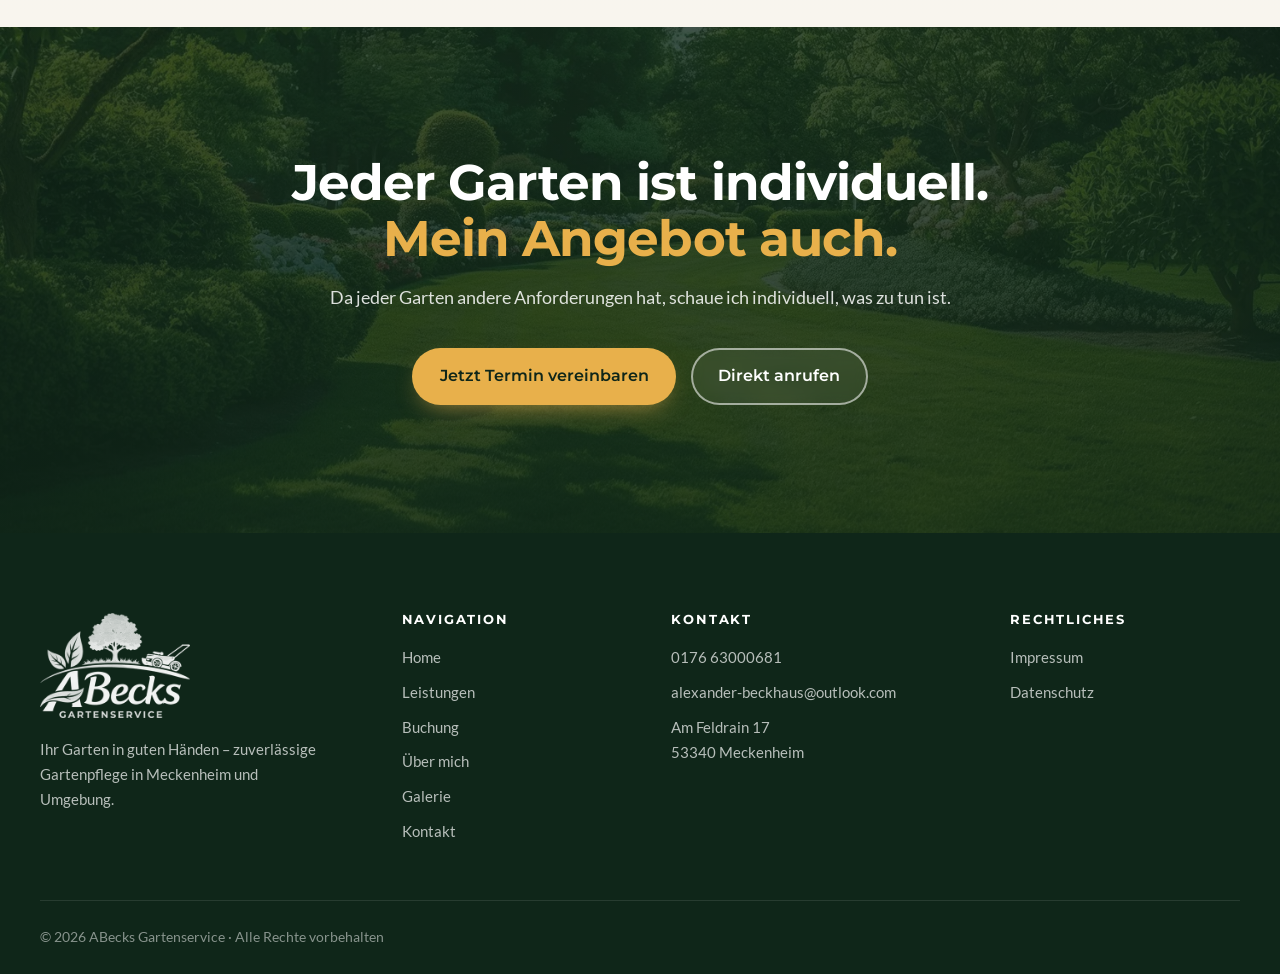
<file: leistungen.html>
<!DOCTYPE html>
<html lang="de">

<head>
    <meta charset="UTF-8">
    <meta name="viewport" content="width=device-width, initial-scale=1.0">
    <meta name="description"
        content="Alle Leistungen auf einen Blick: Rasenpflege, Heckenschnitt, Beetpflege, Winterdienst sowie Lichterketten &amp; Weihnachtsdeko montieren in Meckenheim &amp; Umgebung.">
    <title>ABecks Gartenservice | Leistungen</title>
    <link rel="canonical" href="https://abecks-gartenhilfe.netlify.app/leistungen">
    <meta name="theme-color" content="#1f4d36">
    <meta property="og:type" content="website">
    <meta property="og:locale" content="de_DE">
    <meta property="og:site_name" content="ABecks Gartenservice">
    <meta property="og:title" content="Gartenleistungen in Meckenheim | ABecks Gartenservice">
    <meta property="og:description" content="Rasenpflege, Heckenschnitt, Steinreinigung, Winterdienst sowie Lichterketten und Weihnachtsdeko in Meckenheim und Umgebung.">
    <meta property="og:url" content="https://abecks-gartenhilfe.netlify.app/leistungen">
    <meta property="og:image" content="https://abecks-gartenhilfe.netlify.app/Bilder/grasfläche.jpeg">
    <meta name="twitter:card" content="summary_large_image">
    <meta name="twitter:title" content="Gartenleistungen in Meckenheim | ABecks Gartenservice">
    <meta name="twitter:description" content="Professionelle Gartenpflege in Meckenheim und Umgebung.">
    <meta name="twitter:image" content="https://abecks-gartenhilfe.netlify.app/Bilder/grasfläche.jpeg">
    <link rel="preload" href="fonts/montserrat-v31-latin-700.woff2" as="font" type="font/woff2" crossorigin>
    <link rel="preload" href="Bilder/web/grasflaeche.webp" as="image">
    <link rel="stylesheet" href="styles.css"> 
    <link rel="shortcut icon" href="Bilder/logo.ico" type="image/x-icon">
    <link rel="icon" href="Bilder/favicon-32.png" type="image/png" sizes="32x32">
    <link rel="apple-touch-icon" href="Bilder/apple-touch-icon.png">
</head>

<body>
    <a class="skip-link" href="#inhalt">Zum Inhalt springen</a>

    <header class="site-header">
        <div class="site-header__inner">
            <a href="index.html" class="brand" aria-label="ABecks Gartenservice – Startseite">
                <img src="Bilder/logo.webp" alt="ABecks Gartenservice" width="360" height="250">
            </a>

            <nav id="main-navigation" class="site-nav" aria-label="Hauptnavigation">
                <ul>
                    <li><a href="index.html">Home</a></li>
                    <li><a href="leistungen.html" aria-current="page">Leistungen</a></li>
                    <li><a href="leistungen.html#paket-buchung" class="site-nav__booking">Buchung</a></li>
                    <li><a href="uebermich.html">Über mich</a></li>
                    <li><a href="galerie.html">Galerie</a></li>
                    <li><a href="kontakt.html">Kontakt</a></li>
                    <li class="site-nav__cta"><a href="tel:+4917663000681" class="btn btn--primary btn--sm">0176 63000681</a></li>
                </ul>
            </nav>

            <a href="tel:+4917663000681" class="header-phone">
                <svg aria-hidden="true" viewBox="0 0 24 24"><path d="M22 16.9v3a2 2 0 0 1-2.2 2 19.8 19.8 0 0 1-8.6-3.1 19.5 19.5 0 0 1-6-6A19.8 19.8 0 0 1 2.1 4.2 2 2 0 0 1 4.1 2h3a2 2 0 0 1 2 1.7c.1 1 .4 1.9.7 2.8a2 2 0 0 1-.5 2.1L8 9.9a16 16 0 0 0 6 6l1.3-1.3a2 2 0 0 1 2.1-.4c.9.3 1.8.6 2.8.7a2 2 0 0 1 1.7 2z"/></svg>
                <span>0176 63000681</span>
            </a>

            <button class="burger-menu" id="burgerBtn" type="button" aria-label="Menü öffnen" aria-controls="main-navigation" aria-expanded="false">
                <span></span>
                <span></span>
                <span></span>
            </button>
        </div>
    </header>

    <main id="inhalt">
        <section class="hero hero--page">
            <img class="hero__bg" src="Bilder/web/grasflaeche.webp" alt="" width="1500" height="1001" fetchpriority="high">
            <div class="container hero__content">
                <p class="eyebrow eyebrow--light">Leistungen</p>
                <h1>Meine Leistungen für Ihr <em>grünes Paradies</em></h1>
                <p class="hero__lead">Von der regelmäßigen Rasenpflege mit dem Aufsitzmäher bis zur gründlichen Steinreinigung – ich biete Ihnen das komplette Paket für einen gepflegten Garten, in dem Sie sich wohlfühlen.</p>
                <div class="btn-group">
                    <a href="#paket-buchung" class="btn btn--primary">Paket buchen</a>
                    <a href="kontakt.html" class="btn btn--ghost">Individuell anfragen</a>
                </div>
            </div>
        </section>

        <div class="container">
            <nav class="jump-nav" aria-label="Auf dieser Seite">
                <a href="#rasenpflege">Rasen</a>
                <a href="#steinreinigung">Steinreinigung</a>
                <a href="#hecken-beete">Hecken &amp; Beete</a>
                <a href="#muelltonnen">Mülltonnen</a>
                <a href="#baumpflege">Bäume</a>
                <a href="#laubbeseitigung">Laub</a>
                <a href="#winterdienst">Winterdienst</a>
                <a href="#weihnachtsbaum">Weihnachtsbaum</a>
                <a href="#lichterketten">Lichterketten</a>
                <a href="#brennholz">Brennholz</a>
                <a href="#paket-buchung">Buchung</a>
            </nav>
        </div>

        <section class="section">
            <div class="container feature-list">
                <article class="feature-row" id="rasenpflege" data-reveal>
                    <div class="feature-row__media">
                        <img src="Bilder/web/rasentraktor.webp" alt="Aufsitzmäher auf großer Rasenfläche" width="1000" height="668" loading="lazy">
                    </div>
                    <div class="feature-row__text">
                        <p class="eyebrow">Leistung 01</p>
                        <h2>Rasenpflege &amp; Großflächen</h2>
                        <p>Ein sattes Grün erfordert regelmäßige und fachgerechte Pflege. Ich kümmere mich darum, dass Ihr Rasen stets gesund und kräftig wächst.</p>
                        <ul class="check-list check-list--single">
                            <li>Präzises Mähen</li>
                            <li>Schonend</li>
                            <li>Aufsitzmäher für effizienteres Mähen</li>
                        </ul>
                        <a href="kontakt.html?leistung=rasenmaehen" class="link-arrow">Rasenmähen buchen</a>
                    </div>
                </article>

                <article class="feature-row feature-row--reverse" id="steinreinigung" data-reveal>
                    <div class="feature-row__media">
                        <img src="Bilder/web/pflaster.webp" alt="Gereinigte Pflastersteine" width="1000" height="667" loading="lazy">
                    </div>
                    <div class="feature-row__text">
                        <p class="eyebrow">Leistung 02</p>
                        <h2>Stein- &amp; Moosreinigung</h2>
                        <p>Mit der Zeit setzen Gehwege, Terrassen und Einfahrten Moos und Schmutz an. Ich bringe die ursprüngliche Farbe Ihrer Steine schonend zurück.</p>
                        <ul class="check-list check-list--single">
                            <li>Effektive Hochdruckreinigung für Steine und Platten</li>
                            <li>Nachhaltige Entfernung von Moos, Algen und Flechten</li>
                            <li>Saubere Reinigung von Fugen und Randsteinen</li>
                        </ul>
                        <a href="kontakt.html?leistung=pflasterreinigung" class="link-arrow">Pflasterreinigung buchen</a>
                    </div>
                </article>

                <article class="feature-row" id="hecken-beete" data-reveal>
                    <div class="feature-row__media">
                        <img src="Bilder/web/hecke.webp" alt="Frisch geschnittene Hecke" width="1100" height="733" loading="lazy">
                    </div>
                    <div class="feature-row__text">
                        <p class="eyebrow">Leistung 03</p>
                        <h2>Heckenschnitt &amp; Beetpflege</h2>
                        <p>Sträucher und Beete sind die optischen Highlights jedes Gartens. Ich sorge für den richtigen Schnitt und unkrautfreie, saubere Flächen.</p>
                        <ul class="check-list check-list--single">
                            <li>Fachgerechter Form- und Rückschnitt von Hecken und Sträuchern</li>
                            <li>Unkrautentfernung und Auflockerung der Beetflächen</li>
                            <li>Einsetzen von Neupflanzungen nach Ihren Wünschen auch bei Hecken</li>
                        </ul>
                        <a href="kontakt.html?leistung=heckenschnitt" class="link-arrow">Heckenschnitt buchen</a>
                    </div>
                </article>

                <article class="feature-row feature-row--reverse" id="muelltonnen" data-reveal>
                    <div class="feature-row__media">
                        <img src="Bilder/web/muelltonnen-gross.webp" alt="Saubere Mülltonnen in einer Reihe" width="1100" height="619" loading="lazy">
                    </div>
                    <div class="feature-row__text">
                        <p class="eyebrow">Leistung 04</p>
                        <h2>Professionelle Mülltonnen-Reinigung</h2>
                        <p>Hygienische Reinigung und gründliches Ausspülen von Mülltonnen (Bio, Restmüll etc.) zur Vermeidung von unangenehmen Gerüchen und Ungeziefer.</p>
                        <ul class="check-list check-list--single">
                            <li>Hygienisch</li>
                            <li>Verbesserung des Geruchs</li>
                            <li>Langanhaltende Frische</li>
                        </ul>
                        <a href="kontakt.html?leistung=muelltonnen" class="link-arrow">Mülltonnen-Reinigung buchen</a>
                    </div>
                </article>

                <article class="feature-row" id="baumpflege" data-reveal>
                    <div class="feature-row__media">
                        <img src="Bilder/web/baumpflege.webp" alt="Großer Baum auf einer Wiese" width="800" height="445" loading="lazy">
                    </div>
                    <div class="feature-row__text">
                        <p class="eyebrow">Leistung 05</p>
                        <h2>Baumpflege</h2>
                        <p>Gesunde Bäume brauchen den richtigen Schnitt. Ich entferne Totholz und lichte Kronen fachgerecht aus – für mehr Licht und Sicherheit in Ihrem Garten.</p>
                        <ul class="check-list check-list--single">
                            <li>Beseitigung von Totholz</li>
                            <li>Fachgerechter Lichtungsschnitt</li>
                            <li>Entsorgung des Schnittguts</li>
                        </ul>
                        <a href="kontakt.html?leistung=baumpflege" class="link-arrow">Baumpflege buchen</a>
                    </div>
                </article>

                <article class="feature-row feature-row--reverse" id="laubbeseitigung" data-reveal>
                    <div class="feature-row__media">
                        <img src="Bilder/web/laub.webp" alt="Buntes Herbstlaub" width="800" height="400" loading="lazy">
                    </div>
                    <div class="feature-row__text">
                        <p class="eyebrow">Leistung 06</p>
                        <h2>Laub &amp; Grünabfall</h2>
                        <p>Im Herbst sammelt sich schnell viel Laub auf Rasen, Beeten und Wegen. Ich räume gründlich auf und kümmere mich um die fachgerechte Entsorgung.</p>
                        <ul class="check-list check-list--single">
                            <li>Zusammenrechen von Herbstlaub</li>
                            <li>Rasen- und Beetflächen säubern</li>
                            <li>Abtransport und Entsorgung von Grünschnitt</li>
                        </ul>
                        <a href="kontakt.html?leistung=laubbeseitigung" class="link-arrow">Laubbeseitigung buchen</a>
                    </div>
                </article>

                <header class="feature-list__divider" data-reveal>
                    <p class="eyebrow">Herbst &amp; Winter</p>
                    <h2>Saisonale <em>Leistungen</em></h2>
                </header>

                <article class="feature-row" id="winterdienst" data-reveal>
                    <div class="feature-row__media">
                        <img src="Bilder/web/schneeschaufel.webp" alt="Schneeschaufel im Schnee" width="640" height="361" loading="lazy">
                    </div>
                    <div class="feature-row__text">
                        <p class="eyebrow">Leistung 07</p>
                        <h2>Winterdienst</h2>
                        <p>Zuverlässiger Winterdienst für Privat- und Gewerbekunden. Ob Schneeräumung, Streudienst oder Glättebekämpfung – ich sorge den ganzen Winter über für sichere Wege, Einfahrten und Zugänge.</p>
                        <ul class="check-list check-list--single">
                            <li>Schneeräumung auf Gehwegen und Einfahrten</li>
                            <li>Streuen bei Glätte und Frost</li>
                            <li>Für Privat- und Gewerbekunden</li>
                        </ul>
                        <a href="kontakt.html?paket=winterdienst" class="link-arrow">Winterdienst anfragen</a>
                    </div>
                </article>

                <article class="feature-row feature-row--reverse" id="weihnachtsbaum" data-reveal>
                    <div class="feature-row__media">
                        <img src="Bilder/web/tannenwald.webp" alt="Verschneiter Nadelwald" width="640" height="427" loading="lazy">
                    </div>
                    <div class="feature-row__text">
                        <p class="eyebrow">Leistung 08</p>
                        <h2>Weihnachtsbaum-Lieferung</h2>
                        <p>Den passenden Weihnachtsbaum bequem nach Hause liefern lassen – ohne Schleppen und ohne Parkplatzsuche. Größe, Sorte und Liefertermin stimmen wir individuell ab.</p>
                        <ul class="check-list check-list--single">
                            <li>Bequeme Lieferung bis zu Ihnen nach Hause</li>
                            <li>Größe und Sorte individuell abstimmen</li>
                            <li>Liefertermin nach Absprache</li>
                        </ul>
                        <a href="kontakt.html?leistung=weihnachtsbaum-liefern" class="link-arrow">Weihnachtsbaum bestellen</a>
                    </div>
                </article>

                <article class="feature-row" id="lichterketten" data-reveal>
                    <div class="feature-row__media">
                        <img src="Bilder/web/lichterketten.webp" alt="Haus mit warmweißen Lichterketten an Dachkante und Hecke" width="1200" height="800" loading="lazy">
                    </div>
                    <div class="feature-row__text">
                        <p class="eyebrow">Leistung 09</p>
                        <h2>Lichterketten &amp; Weihnachtsdeko</h2>
                        <p>Ein festlich beleuchtetes Zuhause – ohne wackelige Leiter und Kabelsalat. Ich bringe Ihre Lichterketten an Dachrinne, Fassade, Bäumen und Hecken sicher an, stelle Ihre Außendeko auf und baue nach der Saison alles wieder ab.</p>
                        <ul class="check-list check-list--single">
                            <li>Montage an Dachkante, Fenstern, Bäumen und Hecken</li>
                            <li>Kränze, Girlanden und Figuren aufstellen</li>
                            <li>Abbau und ordentliches Verstauen nach den Feiertagen</li>
                        </ul>
                        <a href="kontakt.html?leistung=lichterketten" class="link-arrow">Lichterketten-Montage buchen</a>
                    </div>
                </article>

                <article class="feature-row feature-row--reverse" id="brennholz" data-reveal>
                    <div class="feature-row__media">
                        <img src="Bilder/web/brennholz.webp" alt="Gestapeltes Brennholz" width="1100" height="733" loading="lazy">
                    </div>
                    <div class="feature-row__text">
                        <p class="eyebrow">Leistung 10</p>
                        <h2>Brennholz-Lieferung</h2>
                        <p>Für gemütliche Abende am Kamin oder Ofen: Ich liefere Ihnen Brennholz bequem bis vor die Haustür. Menge und Liefertermin stimmen wir individuell ab.</p>
                        <ul class="check-list check-list--single">
                            <li>Lieferung bis vor die Haustür</li>
                            <li>Menge nach Ihrem Bedarf</li>
                            <li>Liefertermin nach Absprache</li>
                        </ul>
                        <a href="kontakt.html?leistung=brennholz-liefern" class="link-arrow">Brennholz bestellen</a>
                    </div>
                </article>
            </div>
        </section>

        <section class="section section--tint extras">
            <div class="container">
                <header class="section-head" data-reveal>
                    <p class="eyebrow">Und außerdem</p>
                    <h2>Weitere <em>Gartenarbeiten</em></h2>
                </header>

                <div class="extras__grid extras__grid--2">
                    <article class="extra-card" data-reveal>
                        <span class="extra-card__icon"><svg aria-hidden="true" viewBox="0 0 24 24"><path d="M7 16.3c2.2 0 4-1.8 4-4 0-1.2-.6-2.3-1.8-3.3S7.3 6.6 7 5.3c-.3 1.3-1 2.7-2.2 3.7S3 11.1 3 12.3c0 2.2 1.8 4 4 4Z"/><path d="M12.6 6.6A11 11 0 0 0 14 3.5c.5 2.5 2 4.9 4 6.5s3 3.5 3 5.5a6.98 6.98 0 0 1-11.9 5"/></svg></span>
                        <h3>Regenrinne säubern</h3>
                        <p>Effektives und gründliches Entfernen von Dreck in der Regenrinne.</p>
                    </article>

                    <article class="extra-card" data-reveal>
                        <span class="extra-card__icon"><svg aria-hidden="true" viewBox="0 0 24 24"><path d="M14.7 6.3a1 1 0 0 0 0 1.4l1.6 1.6a1 1 0 0 0 1.4 0l3.77-3.77a6 6 0 0 1-7.94 7.94l-6.91 6.91a2.12 2.12 0 0 1-3-3l6.91-6.91a6 6 0 0 1 7.94-7.94l-3.76 3.76z"/></svg></span>
                        <h3>Pflege &amp; Instandhaltung</h3>
                        <p>Kleinere Ausbesserungsarbeiten im Garten, wie das Richten von Rasenkanten oder Wegen.</p>
                    </article>
                </div>
            </div>
        </section>

        <section class="section booking" id="paket-buchung">
            <div class="container">
                <header class="section-head" data-reveal>
                    <p class="eyebrow">Ihre Buchung</p>
                    <h2>Leistung wählen, <em>Anfrage senden</em> – fertig</h2>
                    <p>Wählen Sie gezielt die Leistung, die Sie benötigen. Ganz einfach und unverbindlich.</p>
                </header>

                <ol class="steps" data-reveal>
                    <li><strong>Leistungen hinzufügen</strong><span>Paket oder Einzelleistungen – gerne auch mehrere.</span></li>
                    <li><strong>Anfrage absenden</strong><span>Oben auf „Anfrage senden“ – Ihre Auswahl ist schon eingetragen.</span></li>
                    <li><strong>Termin &amp; Angebot</strong><span>Ich melde mich persönlich bei Ihnen.</span></li>
                </ol>

                <article class="package" data-reveal>
                    <div class="package__media">
                        <img src="Bilder/web/sorglos.webp" alt="ABecks Allround Gartenpflege" width="1000" height="667" loading="lazy">
                        <span class="package__badge">Beliebteste Wahl</span>
                    </div>
                    <div class="package__body">
                        <p class="eyebrow">Komplettpaket</p>
                        <h3>Das ABecks Rundum-Sorglos-Paket</h3>
                        <p>Das Komplettangebot für Ihren Garten: Wir übernehmen die komplette Jahres- oder Saisonpflege, damit Ihr Garten immer perfekt aussieht.</p>
                        <ul class="check-list check-list--single">
                            <li>Regelmäßiges Rasenmähen &amp; Kanten trimmen</li>
                            <li>Fachgerechter Hecken- &amp; Strauchschnitt</li>
                            <li>Beetpflege &amp; Unkrautentfernung</li>
                            <li>Gehweg- &amp; Pflasterreinigung</li>
                            <li>Inklusive Abtransport aller Grünabfälle</li>
                        </ul>
                        <a href="kontakt.html?paket=allround" class="btn btn--primary">Jetzt Allround-Paket buchen</a>
                    </div>
                </article>

                <h3 class="booking__subtitle" data-reveal>Einzelleistungen buchen</h3>
                <p class="booking__subtext" data-reveal>Wählen Sie gezielt einzelne Pflegedienste für Ihren Garten aus.</p>

                <div class="book-grid">
                    <article class="book-card" data-reveal>
                        <div class="book-card__media"><img src="Bilder/web/hecke.webp" alt="Heckenschnitt" width="1100" height="733" loading="lazy"></div>
                        <div class="book-card__body">
                            <h4>Heckenschnitt</h4>
                            <ul class="mini-checks">
                                <li>Form- &amp; Rückschnitt</li>
                                <li>Schnittgutentsorgung</li>
                            </ul>
                            <a href="kontakt.html?leistung=heckenschnitt" class="btn btn--outline">Jetzt buchen</a>
                        </div>
                    </article>

                    <article class="book-card" data-reveal>
                        <div class="book-card__media"><img src="Bilder/web/maehen.webp" alt="Rasenmähen" width="1100" height="733" loading="lazy"></div>
                        <div class="book-card__body">
                            <h4>Rasenmähen</h4>
                            <ul class="mini-checks">
                                <li>Mähen &amp; Kanten trimmen</li>
                                <li>Grasschnittentsorgung</li>
                            </ul>
                            <a href="kontakt.html?leistung=rasenmaehen" class="btn btn--outline">Jetzt buchen</a>
                        </div>
                    </article>

                    <article class="book-card" data-reveal>
                        <div class="book-card__media"><img src="Bilder/web/beet.webp" alt="Beetpflege" width="800" height="504" loading="lazy"></div>
                        <div class="book-card__body">
                            <h4>Beetpflege</h4>
                            <ul class="mini-checks">
                                <li>Unkrautentfernung</li>
                                <li>Boden auflockern</li>
                            </ul>
                            <a href="kontakt.html?leistung=beetpflege" class="btn btn--outline">Jetzt buchen</a>
                        </div>
                    </article>

                    <article class="book-card" data-reveal>
                        <div class="book-card__media"><img src="Bilder/web/pflaster.webp" alt="Pflasterreinigung" width="1000" height="667" loading="lazy"></div>
                        <div class="book-card__body">
                            <h4>Pflasterreinigung</h4>
                            <ul class="mini-checks">
                                <li>Hochdruckreinigung</li>
                                <li>Fugen nachsanden</li>
                            </ul>
                            <a href="kontakt.html?leistung=pflasterreinigung" class="btn btn--outline">Jetzt buchen</a>
                        </div>
                    </article>

                    <article class="book-card" data-reveal>
                        <div class="book-card__media"><img src="Bilder/web/baumpflege.webp" alt="Baumpflege" width="800" height="445" loading="lazy"></div>
                        <div class="book-card__body">
                            <h4>Baumpflege</h4>
                            <ul class="mini-checks">
                                <li>Totholzbeseitigung</li>
                                <li>Lichtungsschnitt</li>
                            </ul>
                            <a href="kontakt.html?leistung=baumpflege" class="btn btn--outline">Jetzt buchen</a>
                        </div>
                    </article>

                    <article class="book-card" data-reveal>
                        <div class="book-card__media"><img src="Bilder/web/laub.webp" alt="Laubbeseitigung" width="800" height="400" loading="lazy"></div>
                        <div class="book-card__body">
                            <h4>Laubbeseitigung</h4>
                            <ul class="mini-checks">
                                <li>Rasen &amp; Beete säubern</li>
                                <li>Fachgerechte Entsorgung</li>
                            </ul>
                            <a href="kontakt.html?leistung=laubbeseitigung" class="btn btn--outline">Jetzt buchen</a>
                        </div>
                    </article>
                </div>
            </div>
        </section>

        <section class="section section--winter" id="saisonale-leistungen">
            <div class="container">
                <header class="section-head" data-reveal>
                    <p class="eyebrow">Neu im Saisonangebot</p>
                    <h2>Winterdienst &amp; <em>Weihnachtsservice</em></h2>
                    <p>Auch in der kalten Jahreszeit sind Wege, Einfahrten und Grundstücke bei ABecks in guten Händen. Und damit Ihr Zuhause zur Adventszeit festlich strahlt, hänge ich Lichterketten auf, stelle Ihre Deko auf und liefere Weihnachtsbaum und Brennholz direkt zu Ihnen.</p>
                </header>

                <article class="package package--winter" data-reveal>
                    <div class="package__media">
                        <img src="Bilder/web/winter.webp" alt="Verschneiter Weg als Beispiel für den Winterdienst" width="640" height="427" loading="lazy">
                        <span class="package__badge">Komplettpaket</span>
                    </div>
                    <div class="package__body">
                        <p class="eyebrow">Privat- &amp; Gewerbekunden</p>
                        <h3>ABecks Winterdienst-Komplettpaket</h3>
                        <p>Regelmäßige Betreuung für sichere Wege und freie Flächen während der Wintermonate. Geeignet für Privat- und Gewerbekunden.</p>
                        <ul class="check-list check-list--single">
                            <li>Regelmäßiges Schneeschippen</li>
                            <li>Streuen bei Glätte und Frost</li>
                            <li>Gehwege, Einfahrten und Zugänge</li>
                        </ul>
                        <a href="kontakt.html?paket=winterdienst" class="btn btn--dark">Winterdienst anfragen</a>
                    </div>
                </article>

                <article class="package package--festive package--reverse" data-reveal>
                    <div class="package__media">
                        <img src="Bilder/web/lichterketten.webp" alt="Festlich beleuchtetes Haus mit Lichterketten" width="1200" height="800" loading="lazy">
                        <span class="package__badge">Neu zur Adventszeit</span>
                    </div>
                    <div class="package__body">
                        <p class="eyebrow">Aufbau, Baum &amp; Abbau aus einer Hand</p>
                        <h3>ABecks Weihnachts-Paket</h3>
                        <p>Sie genießen die Adventszeit, ich kümmere mich um den Rest: Beleuchtung, Deko und Weihnachtsbaum – und nach den Feiertagen wird alles wieder abgebaut.</p>
                        <ul class="check-list check-list--single">
                            <li>Lichterketten an Haus, Bäumen und Hecken montieren</li>
                            <li>Außendeko wie Kränze, Girlanden und Figuren aufstellen</li>
                            <li>Weihnachtsbaum liefern und aufstellen</li>
                            <li>Abbau und Verstauen im Januar inklusive</li>
                        </ul>
                        <a href="kontakt.html?paket=weihnachten" class="btn btn--primary">Weihnachts-Paket anfragen</a>
                    </div>
                </article>

                <h3 class="booking__subtitle" data-reveal>Einzelne Saisonleistungen buchen</h3>

                <div class="book-grid">
                    <article class="book-card" data-reveal>
                        <div class="book-card__media"><img src="Bilder/web/schneeschaufel.webp" alt="Schneeschaufel im Schnee" width="640" height="361" loading="lazy"></div>
                        <div class="book-card__body">
                            <h4>Schnee schippen</h4>
                            <ul class="mini-checks">
                                <li>Gehwege und Einfahrten freiräumen</li>
                                <li>Schneeräumung nach Bedarf</li>
                            </ul>
                            <a href="kontakt.html?leistung=schnee-schippen" class="btn btn--outline">Jetzt buchen</a>
                        </div>
                    </article>

                    <article class="book-card" data-reveal>
                        <div class="book-card__media"><img src="Bilder/web/glatte-strasse.webp" alt="Verschneite und glatte Straße" width="640" height="427" loading="lazy"></div>
                        <div class="book-card__body">
                            <h4>Salz streuen</h4>
                            <ul class="mini-checks">
                                <li>Streuen bei Glätte und Frost</li>
                                <li>Zugänge und Einfahrten sichern</li>
                            </ul>
                            <a href="kontakt.html?leistung=salz-streuen" class="btn btn--outline">Jetzt buchen</a>
                        </div>
                    </article>

                    <article class="book-card" data-reveal>
                        <div class="book-card__media">
                            <img src="Bilder/web/kaminfeuer.webp" alt="Brennendes Holz im Feuer" width="1100" height="733" loading="lazy">
                            <span class="book-card__badge">Für kalte Abende</span>
                        </div>
                        <div class="book-card__body">
                            <h4>Brennholz liefern</h4>
                            <p>Brennholz bequem bis vor die Haustür geliefert. Menge und Liefertermin stimmen wir individuell ab.</p>
                            <ul class="mini-checks">
                                <li>Lieferung bis vor die Haustür</li>
                                <li>Menge nach Ihrem Bedarf</li>
                            </ul>
                            <a href="kontakt.html?leistung=brennholz-liefern" class="btn btn--outline">Jetzt bestellen</a>
                        </div>
                    </article>

                    <article class="book-card" data-reveal>
                        <div class="book-card__media">
                            <img src="Bilder/web/lichterketten.webp" alt="Lichterketten an Dachkante und Hecke" width="1200" height="800" loading="lazy">
                            <span class="book-card__badge">Neu</span>
                        </div>
                        <div class="book-card__body">
                            <h4>Lichterketten aufhängen</h4>
                            <p>Sichere Montage Ihrer Beleuchtung – auch in luftiger Höhe. Auf Wunsch mit Abbau nach der Saison.</p>
                            <ul class="mini-checks">
                                <li>Dachkante, Fassade, Bäume &amp; Hecken</li>
                                <li>Abbau nach Absprache</li>
                            </ul>
                            <a href="kontakt.html?leistung=lichterketten" class="btn btn--outline">Jetzt buchen</a>
                        </div>
                    </article>

                    <article class="book-card" data-reveal>
                        <div class="book-card__media">
                            <img src="Bilder/web/weihnachtsdeko.webp" alt="Tannenzweige mit Christbaumkugeln und Lichterkette" width="1200" height="800" loading="lazy">
                            <span class="book-card__badge">Neu</span>
                        </div>
                        <div class="book-card__body">
                            <h4>Weihnachtsdeko aufstellen</h4>
                            <p>Kränze, Girlanden, Leuchtfiguren und Co. – festlich arrangiert vor Haustür und im Garten.</p>
                            <ul class="mini-checks">
                                <li>Außendeko aufbauen &amp; arrangieren</li>
                                <li>Abbau nach Absprache</li>
                            </ul>
                            <a href="kontakt.html?leistung=weihnachtsdeko" class="btn btn--outline">Jetzt buchen</a>
                        </div>
                    </article>

                    <article class="book-card" data-reveal>
                        <div class="book-card__media">
                            <img src="Bilder/web/tannenwald.webp" alt="Wald mit Nadelbäumen für die Weihnachtsbaumlieferung" width="640" height="427" loading="lazy">
                            <span class="book-card__badge">Auch im Paket</span>
                        </div>
                        <div class="book-card__body">
                            <h4>Weihnachtsbaum liefern</h4>
                            <p>Den passenden Weihnachtsbaum bequem nach Hause liefern lassen. Größe, Sorte und Liefertermin stimmen wir individuell ab.</p>
                            <ul class="mini-checks">
                                <li>Bequeme Lieferung nach Hause</li>
                                <li>Größe und Sorte abstimmen</li>
                            </ul>
                            <a href="kontakt.html?leistung=weihnachtsbaum-liefern" class="btn btn--outline">Jetzt bestellen</a>
                        </div>
                    </article>
                </div>
            </div>
        </section>

        <section class="cta">
            <img class="cta__bg" src="Bilder/web/cta.webp" alt="" width="1500" height="655" loading="lazy">
            <div class="container cta__content" data-reveal>
                <h2>Jeder Garten ist individuell. <em>Mein Angebot auch.</em></h2>
                <p>Da jeder Garten andere Anforderungen hat, schaue ich individuell, was zu tun ist.</p>
                <div class="btn-group">
                    <a href="kontakt.html" class="btn btn--primary">Jetzt Termin vereinbaren</a>
                    <a href="tel:+4917663000681" class="btn btn--ghost">Direkt anrufen</a>
                </div>
            </div>
        </section>
    </main>

    <footer class="site-footer">
        <div class="container site-footer__grid">
            <div class="site-footer__brand">
                <img src="Bilder/logo-hell.webp" alt="ABecks Gartenservice" width="360" height="250" loading="lazy">
                <p>Ihr Garten in guten Händen – zuverlässige Gartenpflege in Meckenheim und Umgebung.</p>
            </div>

            <div>
                <h3>Navigation</h3>
                <ul>
                    <li><a href="index.html">Home</a></li>
                    <li><a href="leistungen.html">Leistungen</a></li>
                    <li><a href="leistungen.html#paket-buchung">Buchung</a></li>
                    <li><a href="uebermich.html">Über mich</a></li>
                    <li><a href="galerie.html">Galerie</a></li>
                    <li><a href="kontakt.html">Kontakt</a></li>
                </ul>
            </div>

            <div>
                <h3>Kontakt</h3>
                <ul>
                    <li><a href="tel:+4917663000681">0176 63000681</a></li>
                    <li><a href="mailto:alexander-beckhaus@outlook.com">alexander-beckhaus@outlook.com</a></li>
                    <li>Am Feldrain 17<br>53340 Meckenheim</li>
                </ul>
            </div>

            <div>
                <h3>Rechtliches</h3>
                <ul>
                    <li><a href="rechtliches.html#impressum">Impressum</a></li>
                    <li><a href="rechtliches.html#datenschutz">Datenschutz</a></li>
                </ul>
            </div>
        </div>

        <div class="container site-footer__bottom">
            <p>© 2026 ABecks Gartenservice · Alle Rechte vorbehalten</p>
        </div>
    </footer>

    <a href="tel:+4917663000681" class="call-fab" aria-label="Jetzt anrufen: 0176 63000681">
        <svg aria-hidden="true" viewBox="0 0 24 24"><path d="M22 16.9v3a2 2 0 0 1-2.2 2 19.8 19.8 0 0 1-8.6-3.1 19.5 19.5 0 0 1-6-6A19.8 19.8 0 0 1 2.1 4.2 2 2 0 0 1 4.1 2h3a2 2 0 0 1 2 1.7c.1 1 .4 1.9.7 2.8a2 2 0 0 1-.5 2.1L8 9.9a16 16 0 0 0 6 6l1.3-1.3a2 2 0 0 1 2.1-.4c.9.3 1.8.6 2.8.7a2 2 0 0 1 1.7 2z"/></svg>
        <span>Anrufen</span>
    </a>

    <script src="script.js"></script>
</body>

</html>
</file>
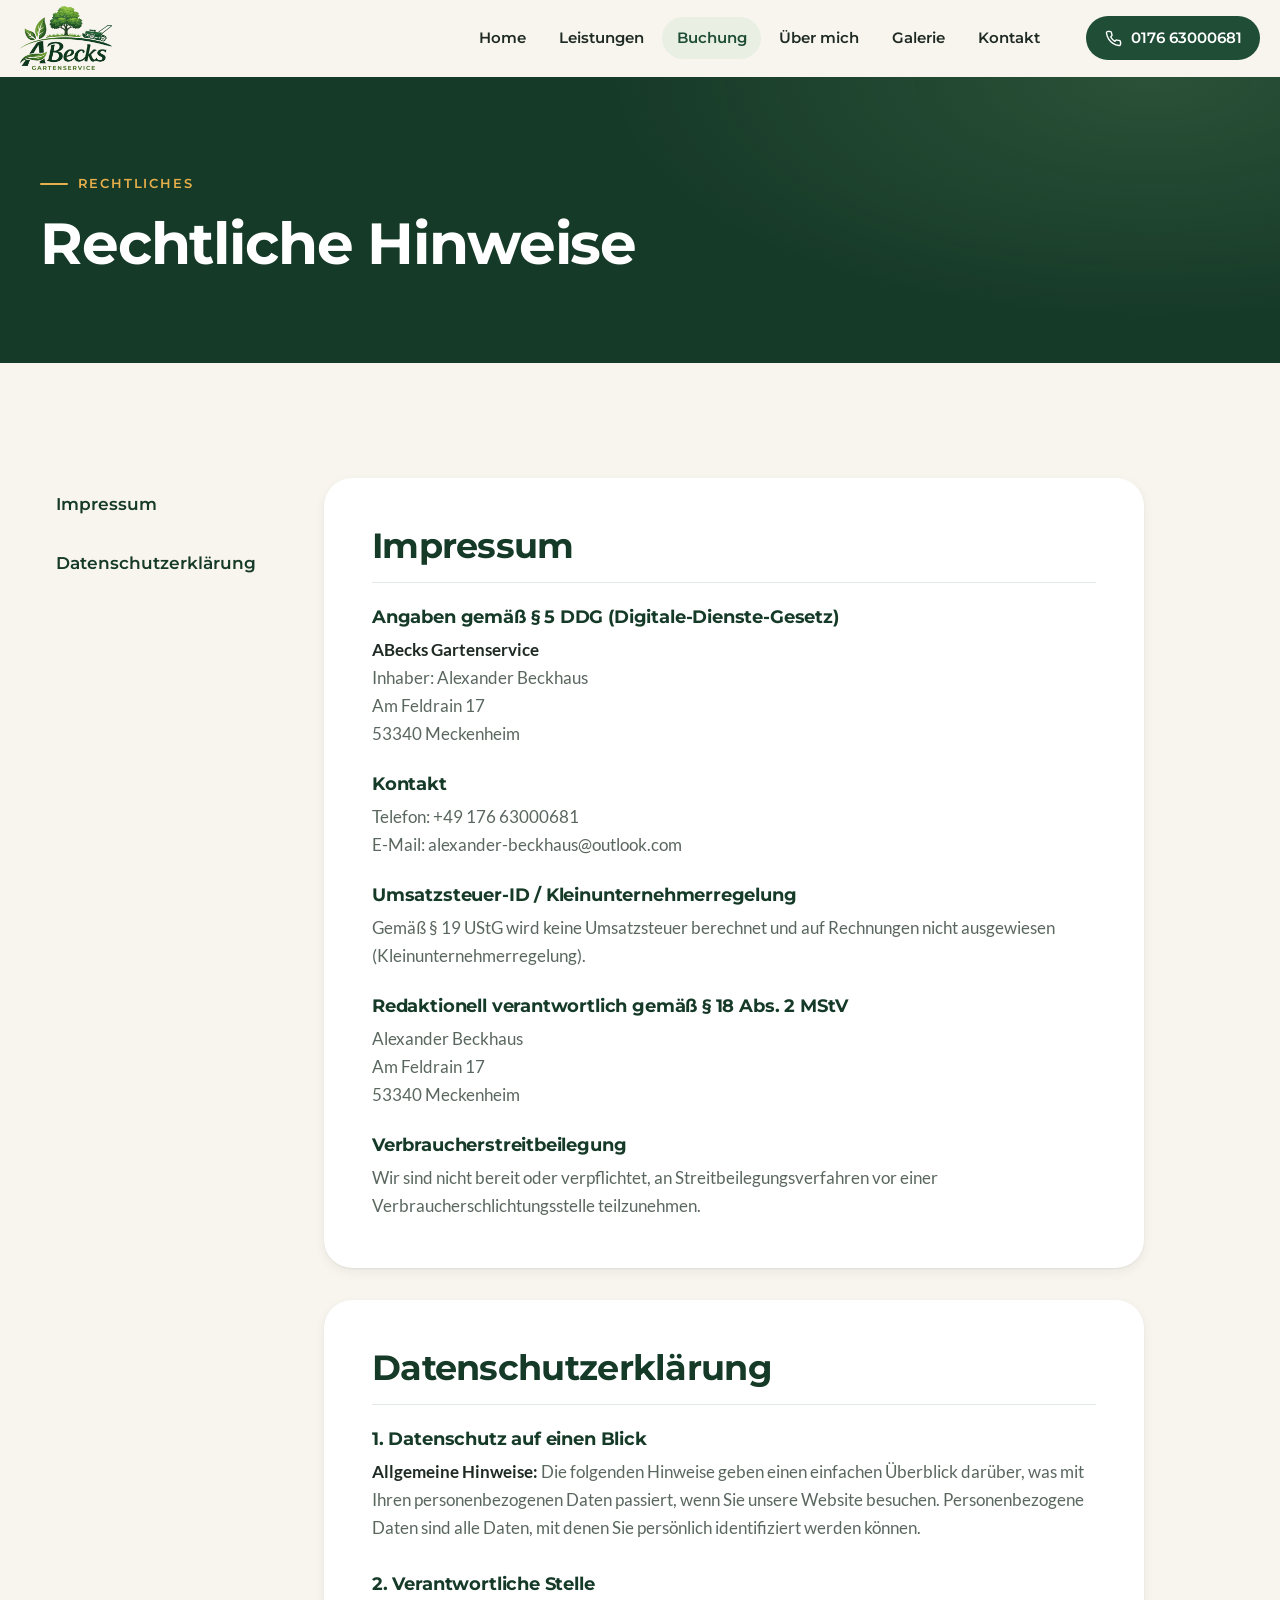
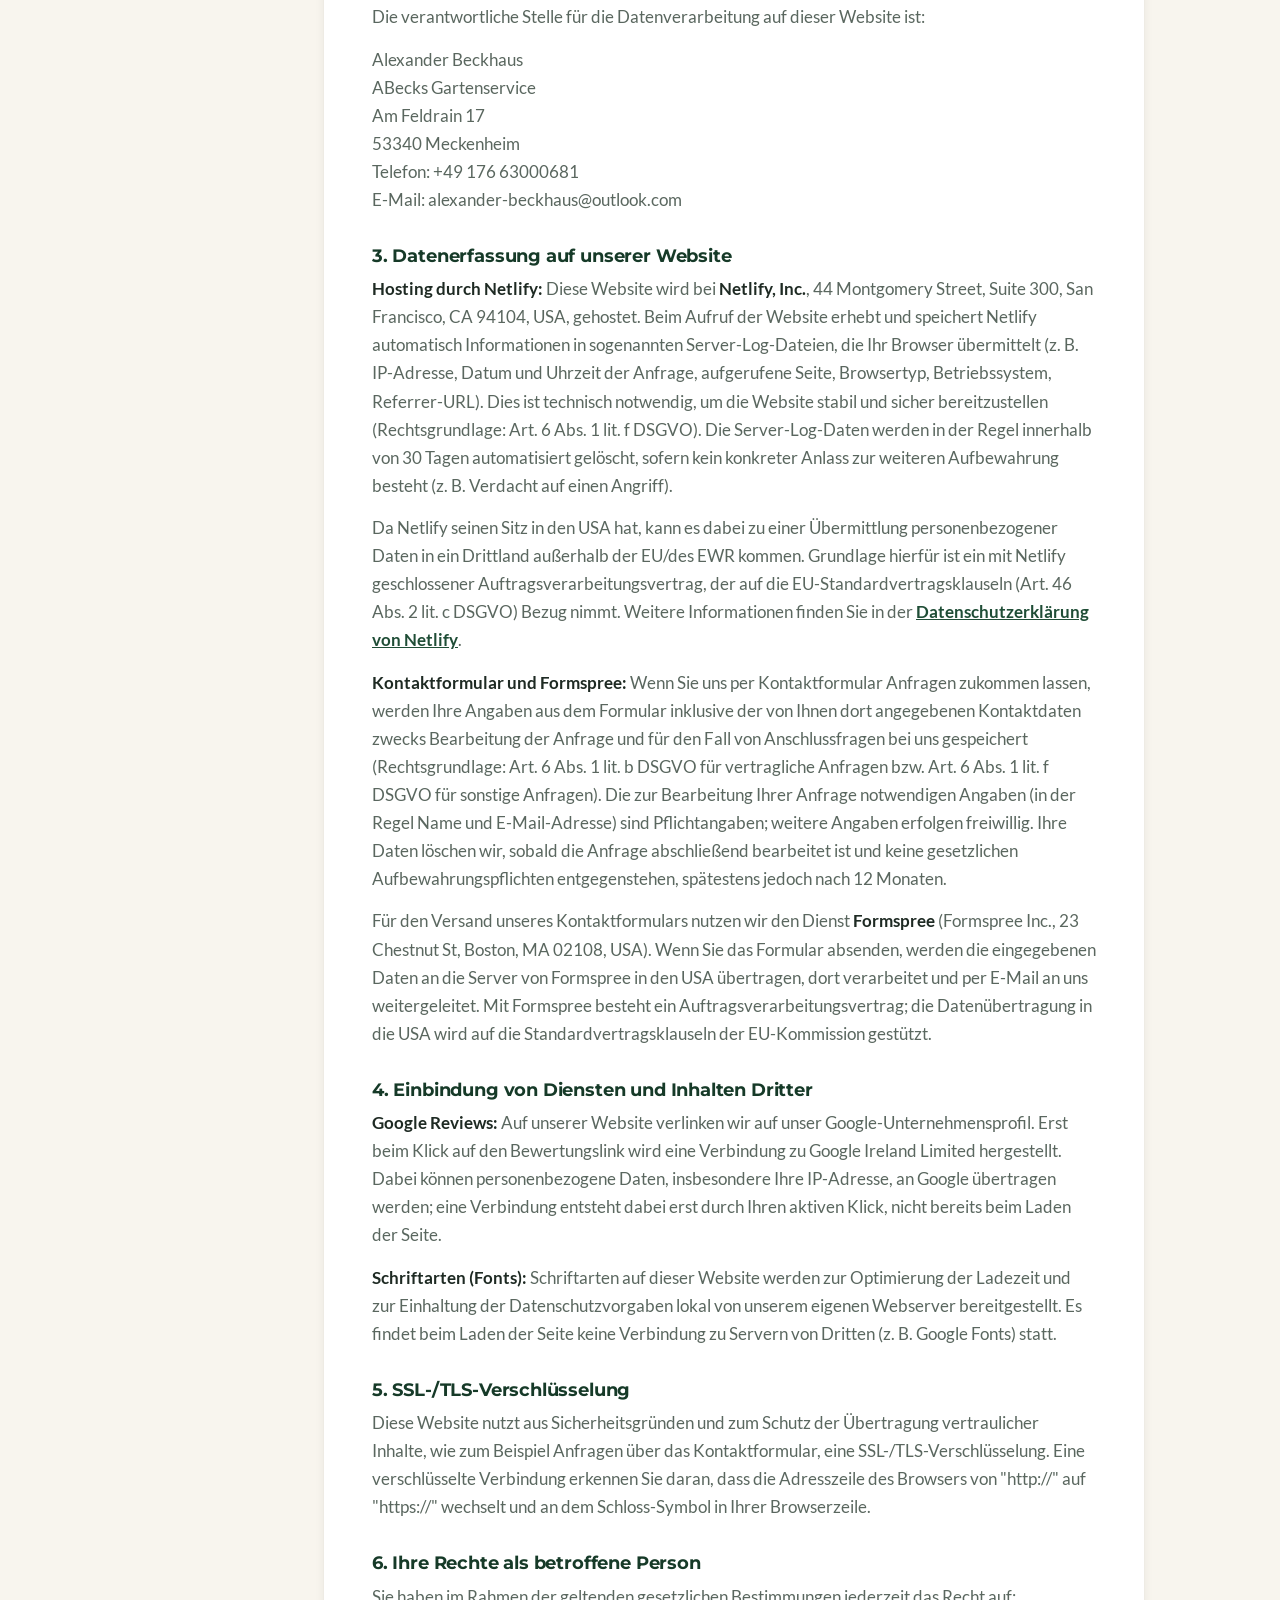
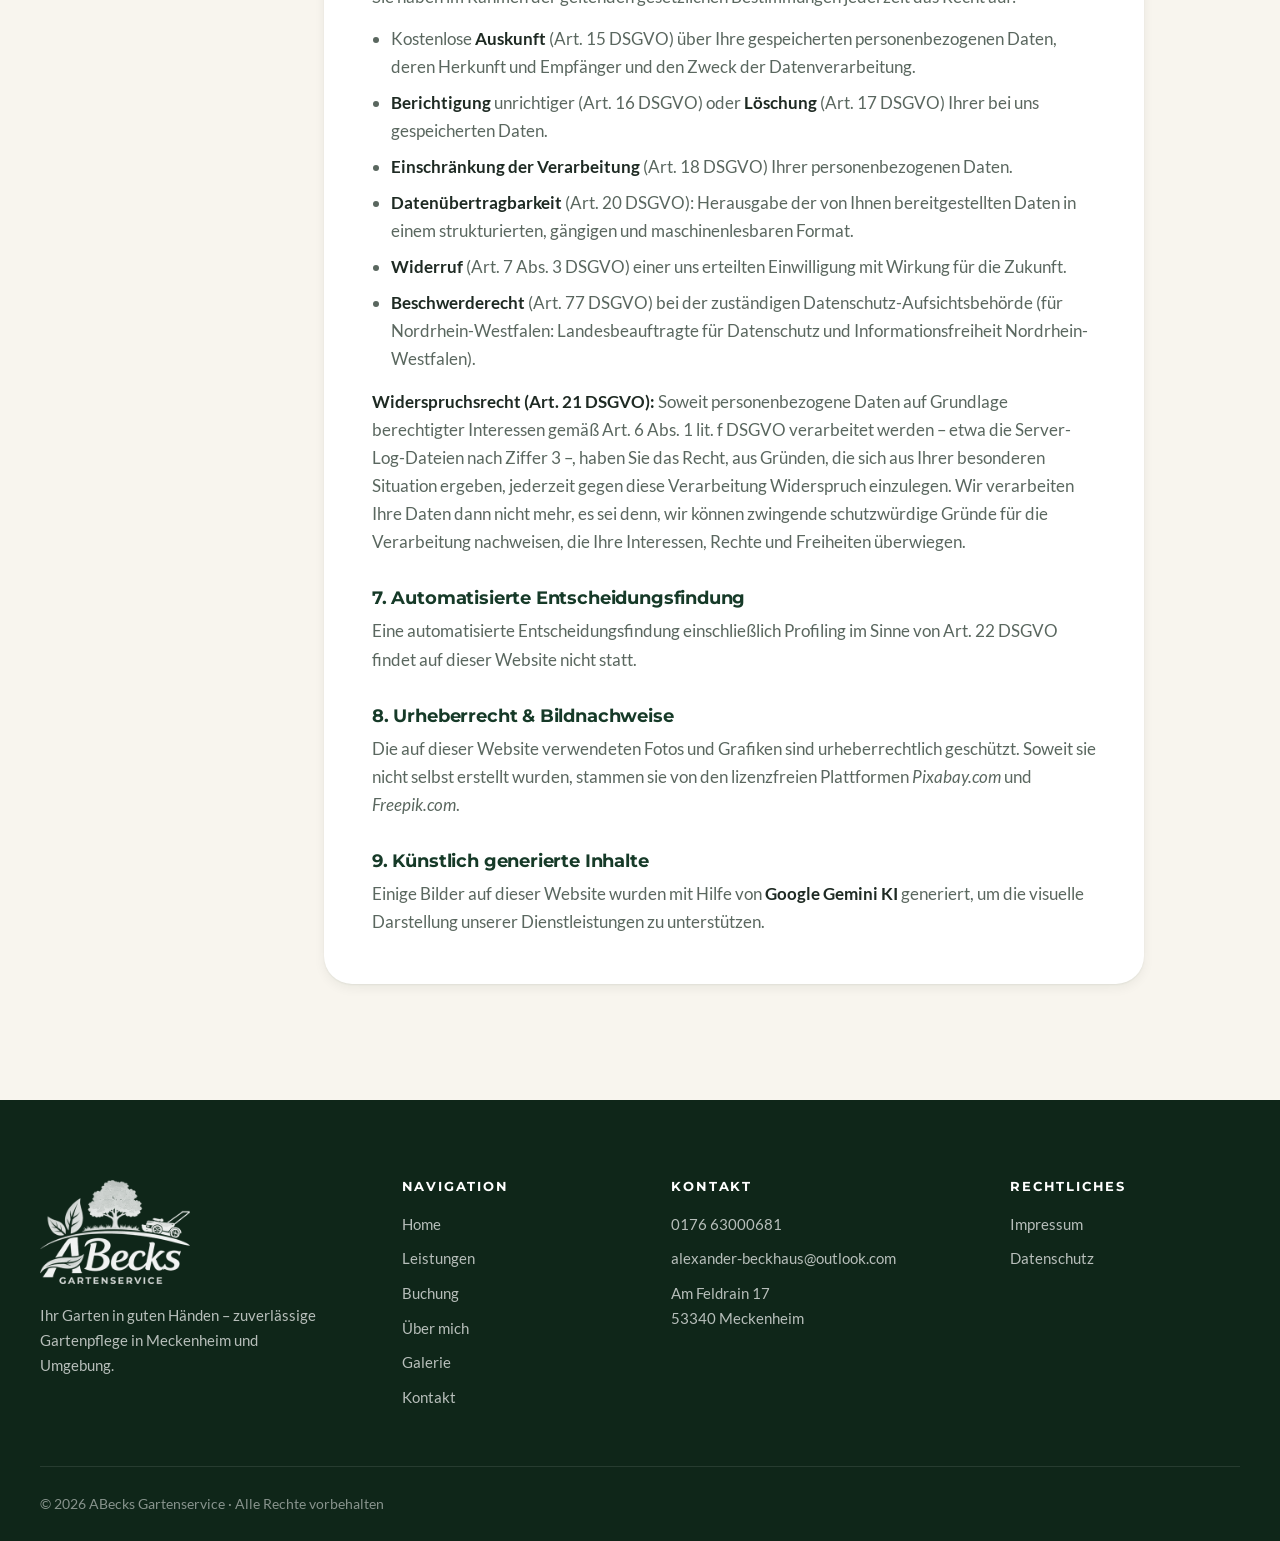
<file: rechtliches.html>
<!DOCTYPE html>
<html lang="de">
<head>
    <meta charset="UTF-8">
    <meta name="viewport" content="width=device-width, initial-scale=1.0">
    <meta name="description" content="Impressum und Datenschutzerklärung von ABecks Gartenservice (Inhaber Alexander Beckhaus, Meckenheim). Rechtliche Angaben und Datenschutzbestimmungen.">
    <title>ABecks Gartenservice | Rechtliches</title>
    <link rel="canonical" href="https://abecks-gartenhilfe.netlify.app/rechtliches">
    <meta name="theme-color" content="#1f4d36">
    <meta property="og:type" content="website">
    <meta property="og:locale" content="de_DE">
    <meta property="og:site_name" content="ABecks Gartenservice">
    <meta property="og:title" content="Impressum und Datenschutz | ABecks Gartenservice">
    <meta property="og:description" content="Rechtliche Informationen, Impressum und Datenschutzerklärung von ABecks Gartenservice.">
    <meta property="og:url" content="https://abecks-gartenhilfe.netlify.app/rechtliches">
    <link rel="preload" href="fonts/montserrat-v31-latin-700.woff2" as="font" type="font/woff2" crossorigin>
    <link rel="stylesheet" href="styles.css">
    <link rel="shortcut icon" href="Bilder/logo.ico" type="image/x-icon">
    <link rel="icon" href="Bilder/favicon-32.png" type="image/png" sizes="32x32">
    <link rel="apple-touch-icon" href="Bilder/apple-touch-icon.png">
</head>
<body>
    <a class="skip-link" href="#inhalt">Zum Inhalt springen</a>

    <header class="site-header">
        <div class="site-header__inner">
            <a href="index.html" class="brand" aria-label="ABecks Gartenservice – Startseite">
                <img src="Bilder/logo.webp" alt="ABecks Gartenservice" width="360" height="250">
            </a>

            <nav id="main-navigation" class="site-nav" aria-label="Hauptnavigation">
                <ul>
                    <li><a href="index.html">Home</a></li>
                    <li><a href="leistungen.html">Leistungen</a></li>
                    <li><a href="leistungen.html#paket-buchung" class="site-nav__booking">Buchung</a></li>
                    <li><a href="uebermich.html">Über mich</a></li>
                    <li><a href="galerie.html">Galerie</a></li>
                    <li><a href="kontakt.html">Kontakt</a></li>
                    <li class="site-nav__cta"><a href="tel:+4917663000681" class="btn btn--primary btn--sm">0176 63000681</a></li>
                </ul>
            </nav>

            <a href="tel:+4917663000681" class="header-phone">
                <svg aria-hidden="true" viewBox="0 0 24 24"><path d="M22 16.9v3a2 2 0 0 1-2.2 2 19.8 19.8 0 0 1-8.6-3.1 19.5 19.5 0 0 1-6-6A19.8 19.8 0 0 1 2.1 4.2 2 2 0 0 1 4.1 2h3a2 2 0 0 1 2 1.7c.1 1 .4 1.9.7 2.8a2 2 0 0 1-.5 2.1L8 9.9a16 16 0 0 0 6 6l1.3-1.3a2 2 0 0 1 2.1-.4c.9.3 1.8.6 2.8.7a2 2 0 0 1 1.7 2z"/></svg>
                <span>0176 63000681</span>
            </a>

            <button class="burger-menu" id="burgerBtn" type="button" aria-label="Menü öffnen" aria-controls="main-navigation" aria-expanded="false">
                <span></span>
                <span></span>
                <span></span>
            </button>
        </div>
    </header>

    <main id="inhalt">
        <section class="page-band">
            <div class="container">
                <p class="eyebrow eyebrow--light">Rechtliches</p>
                <h1>Rechtliche Hinweise</h1>
            </div>
        </section>

        <section class="section legal">
            <div class="container legal__grid">
                <nav class="legal__nav" aria-label="Rechtliche Abschnitte">
                    <a href="#impressum">Impressum</a>
                    <a href="#datenschutz">Datenschutzerklärung</a>
                </nav>

                <div class="legal__content">
            <div id="impressum" class="legal-section">
                <h2>Impressum</h2>
                
                <div class="legal-block">
                    <h3>Angaben gemäß § 5 DDG (Digitale-Dienste-Gesetz)</h3>
                    <p>
                        <strong>ABecks Gartenservice</strong><br>
                        Inhaber: Alexander Beckhaus<br>
                        Am Feldrain 17<br>
                        53340 Meckenheim
                    </p>
                </div>

                <div class="legal-block">
                    <h3>Kontakt</h3>
                    <p>
                        Telefon: +49 176 63000681<br>
                        E-Mail: alexander-beckhaus@outlook.com
                    </p>
                </div>

                <div class="legal-block">
                    <h3>Umsatzsteuer-ID / Kleinunternehmerregelung</h3>
                    <p>
                        Gemäß § 19 UStG wird keine Umsatzsteuer berechnet und auf Rechnungen nicht ausgewiesen (Kleinunternehmerregelung).
                    </p>
                </div>

                <div class="legal-block">
                    <h3>Redaktionell verantwortlich gemäß § 18 Abs. 2 MStV</h3>
                    <p>
                        Alexander Beckhaus<br>
                        Am Feldrain 17<br>
                        53340 Meckenheim
                    </p>
                </div>

                <div class="legal-block">
                    <h3>Verbraucherstreitbeilegung</h3>
                    <p>Wir sind nicht bereit oder verpflichtet, an Streitbeilegungsverfahren vor einer Verbraucherschlichtungsstelle teilzunehmen.</p>
                </div>
            </div>

            <!-- Bereich 2: Datenschutz -->
            <div id="datenschutz" class="legal-section">
                <h2>Datenschutzerklärung</h2>
                
                <h3>1. Datenschutz auf einen Blick</h3>
                <p><strong>Allgemeine Hinweise:</strong> Die folgenden Hinweise geben einen einfachen Überblick darüber, was mit Ihren personenbezogenen Daten passiert, wenn Sie unsere Website besuchen. Personenbezogene Daten sind alle Daten, mit denen Sie persönlich identifiziert werden können.</p>

                <h3>2. Verantwortliche Stelle</h3>
                <p>Die verantwortliche Stelle für die Datenverarbeitung auf dieser Website ist:</p>
                <p>
                    Alexander Beckhaus<br>
                    ABecks Gartenservice<br>
                    Am Feldrain 17<br>
                    53340 Meckenheim<br>
                    Telefon: +49 176 63000681<br>
                    E-Mail: alexander-beckhaus@outlook.com
                </p>

                <h3>3. Datenerfassung auf unserer Website</h3>
                
                <p><strong>Hosting durch Netlify:</strong> Diese Website wird bei <strong>Netlify, Inc.</strong>, 44 Montgomery Street, Suite 300, San Francisco, CA 94104, USA, gehostet. Beim Aufruf der Website erhebt und speichert Netlify automatisch Informationen in sogenannten Server-Log-Dateien, die Ihr Browser übermittelt (z. B. IP-Adresse, Datum und Uhrzeit der Anfrage, aufgerufene Seite, Browsertyp, Betriebssystem, Referrer-URL). Dies ist technisch notwendig, um die Website stabil und sicher bereitzustellen (Rechtsgrundlage: Art. 6 Abs. 1 lit. f DSGVO). Die Server-Log-Daten werden in der Regel innerhalb von 30 Tagen automatisiert gelöscht, sofern kein konkreter Anlass zur weiteren Aufbewahrung besteht (z. B. Verdacht auf einen Angriff).</p>
                <p>Da Netlify seinen Sitz in den USA hat, kann es dabei zu einer Übermittlung personenbezogener Daten in ein Drittland außerhalb der EU/des EWR kommen. Grundlage hierfür ist ein mit Netlify geschlossener Auftragsverarbeitungsvertrag, der auf die EU-Standardvertragsklauseln (Art. 46 Abs. 2 lit. c DSGVO) Bezug nimmt. Weitere Informationen finden Sie in der <a href="https://www.netlify.com/privacy/" target="_blank" rel="noopener noreferrer">Datenschutzerklärung von Netlify</a>.</p>

                <p><strong>Kontaktformular und Formspree:</strong> Wenn Sie uns per Kontaktformular Anfragen zukommen lassen, werden Ihre Angaben aus dem Formular inklusive der von Ihnen dort angegebenen Kontaktdaten zwecks Bearbeitung der Anfrage und für den Fall von Anschlussfragen bei uns gespeichert (Rechtsgrundlage: Art. 6 Abs. 1 lit. b DSGVO für vertragliche Anfragen bzw. Art. 6 Abs. 1 lit. f DSGVO für sonstige Anfragen). Die zur Bearbeitung Ihrer Anfrage notwendigen Angaben (in der Regel Name und E-Mail-Adresse) sind Pflichtangaben; weitere Angaben erfolgen freiwillig. Ihre Daten löschen wir, sobald die Anfrage abschließend bearbeitet ist und keine gesetzlichen Aufbewahrungspflichten entgegenstehen, spätestens jedoch nach 12 Monaten.</p>
                <p>Für den Versand unseres Kontaktformulars nutzen wir den Dienst <strong>Formspree</strong> (Formspree Inc., 23 Chestnut St, Boston, MA 02108, USA). Wenn Sie das Formular absenden, werden die eingegebenen Daten an die Server von Formspree in den USA übertragen, dort verarbeitet und per E-Mail an uns weitergeleitet. Mit Formspree besteht ein Auftragsverarbeitungsvertrag; die Datenübertragung in die USA wird auf die Standardvertragsklauseln der EU-Kommission gestützt.</p>

                <h3>4. Einbindung von Diensten und Inhalten Dritter</h3>
                
                <p><strong>Google Reviews:</strong> Auf unserer Website verlinken wir auf unser Google-Unternehmensprofil. Erst beim Klick auf den Bewertungslink wird eine Verbindung zu Google Ireland Limited hergestellt. Dabei können personenbezogene Daten, insbesondere Ihre IP-Adresse, an Google übertragen werden; eine Verbindung entsteht dabei erst durch Ihren aktiven Klick, nicht bereits beim Laden der Seite.</p>

                <p><strong>Schriftarten (Fonts):</strong> Schriftarten auf dieser Website werden zur Optimierung der Ladezeit und zur Einhaltung der Datenschutzvorgaben lokal von unserem eigenen Webserver bereitgestellt. Es findet beim Laden der Seite keine Verbindung zu Servern von Dritten (z. B. Google Fonts) statt.</p>

                <h3>5. SSL-/TLS-Verschlüsselung</h3>
                <p>Diese Website nutzt aus Sicherheitsgründen und zum Schutz der Übertragung vertraulicher Inhalte, wie zum Beispiel Anfragen über das Kontaktformular, eine SSL-/TLS-Verschlüsselung. Eine verschlüsselte Verbindung erkennen Sie daran, dass die Adresszeile des Browsers von "http://" auf "https://" wechselt und an dem Schloss-Symbol in Ihrer Browserzeile.</p>

                <h3>6. Ihre Rechte als betroffene Person</h3>
                <p>Sie haben im Rahmen der geltenden gesetzlichen Bestimmungen jederzeit das Recht auf:</p>
                <ul>
                    <li>Kostenlose <strong>Auskunft</strong> (Art. 15 DSGVO) über Ihre gespeicherten personenbezogenen Daten, deren Herkunft und Empfänger und den Zweck der Datenverarbeitung.</li>
                    <li><strong>Berichtigung</strong> unrichtiger (Art. 16 DSGVO) oder <strong>Löschung</strong> (Art. 17 DSGVO) Ihrer bei uns gespeicherten Daten.</li>
                    <li><strong>Einschränkung der Verarbeitung</strong> (Art. 18 DSGVO) Ihrer personenbezogenen Daten.</li>
                    <li><strong>Datenübertragbarkeit</strong> (Art. 20 DSGVO): Herausgabe der von Ihnen bereitgestellten Daten in einem strukturierten, gängigen und maschinenlesbaren Format.</li>
                    <li><strong>Widerruf</strong> (Art. 7 Abs. 3 DSGVO) einer uns erteilten Einwilligung mit Wirkung für die Zukunft.</li>
                    <li><strong>Beschwerderecht</strong> (Art. 77 DSGVO) bei der zuständigen Datenschutz-Aufsichtsbehörde (für Nordrhein-Westfalen: Landesbeauftragte für Datenschutz und Informationsfreiheit Nordrhein-Westfalen).</li>
                </ul>
                <p><strong>Widerspruchsrecht (Art. 21 DSGVO):</strong> Soweit personenbezogene Daten auf Grundlage berechtigter Interessen gemäß Art. 6 Abs. 1 lit. f DSGVO verarbeitet werden – etwa die Server-Log-Dateien nach Ziffer 3 –, haben Sie das Recht, aus Gründen, die sich aus Ihrer besonderen Situation ergeben, jederzeit gegen diese Verarbeitung Widerspruch einzulegen. Wir verarbeiten Ihre Daten dann nicht mehr, es sei denn, wir können zwingende schutzwürdige Gründe für die Verarbeitung nachweisen, die Ihre Interessen, Rechte und Freiheiten überwiegen.</p>

                <h3>7. Automatisierte Entscheidungsfindung</h3>
                <p>Eine automatisierte Entscheidungsfindung einschließlich Profiling im Sinne von Art. 22 DSGVO findet auf dieser Website nicht statt.</p>

                <h3>8. Urheberrecht & Bildnachweise</h3>
                <p>Die auf dieser Website verwendeten Fotos und Grafiken sind urheberrechtlich geschützt. Soweit sie nicht selbst erstellt wurden, stammen sie von den lizenzfreien Plattformen <em>Pixabay.com</em> und <em>Freepik.com</em>.</p>

                <h3>9. Künstlich generierte Inhalte</h3>
                <p>Einige Bilder auf dieser Website wurden mit Hilfe von <strong>Google Gemini KI</strong> generiert, um die visuelle Darstellung unserer Dienstleistungen zu unterstützen.</p>
            </div>
                </div>
            </div>
        </section>
    </main>

    <footer class="site-footer">
        <div class="container site-footer__grid">
            <div class="site-footer__brand">
                <img src="Bilder/logo-hell.webp" alt="ABecks Gartenservice" width="360" height="250" loading="lazy">
                <p>Ihr Garten in guten Händen – zuverlässige Gartenpflege in Meckenheim und Umgebung.</p>
            </div>

            <div>
                <h3>Navigation</h3>
                <ul>
                    <li><a href="index.html">Home</a></li>
                    <li><a href="leistungen.html">Leistungen</a></li>
                    <li><a href="leistungen.html#paket-buchung">Buchung</a></li>
                    <li><a href="uebermich.html">Über mich</a></li>
                    <li><a href="galerie.html">Galerie</a></li>
                    <li><a href="kontakt.html">Kontakt</a></li>
                </ul>
            </div>

            <div>
                <h3>Kontakt</h3>
                <ul>
                    <li><a href="tel:+4917663000681">0176 63000681</a></li>
                    <li><a href="mailto:alexander-beckhaus@outlook.com">alexander-beckhaus@outlook.com</a></li>
                    <li>Am Feldrain 17<br>53340 Meckenheim</li>
                </ul>
            </div>

            <div>
                <h3>Rechtliches</h3>
                <ul>
                    <li><a href="rechtliches.html#impressum">Impressum</a></li>
                    <li><a href="rechtliches.html#datenschutz">Datenschutz</a></li>
                </ul>
            </div>
        </div>

        <div class="container site-footer__bottom">
            <p>© 2026 ABecks Gartenservice · Alle Rechte vorbehalten</p>
        </div>
    </footer>

    <a href="tel:+4917663000681" class="call-fab" aria-label="Jetzt anrufen: 0176 63000681">
        <svg aria-hidden="true" viewBox="0 0 24 24"><path d="M22 16.9v3a2 2 0 0 1-2.2 2 19.8 19.8 0 0 1-8.6-3.1 19.5 19.5 0 0 1-6-6A19.8 19.8 0 0 1 2.1 4.2 2 2 0 0 1 4.1 2h3a2 2 0 0 1 2 1.7c.1 1 .4 1.9.7 2.8a2 2 0 0 1-.5 2.1L8 9.9a16 16 0 0 0 6 6l1.3-1.3a2 2 0 0 1 2.1-.4c.9.3 1.8.6 2.8.7a2 2 0 0 1 1.7 2z"/></svg>
        <span>Anrufen</span>
    </a>

    <script src="script.js"></script>
</body>
</html>
</file>
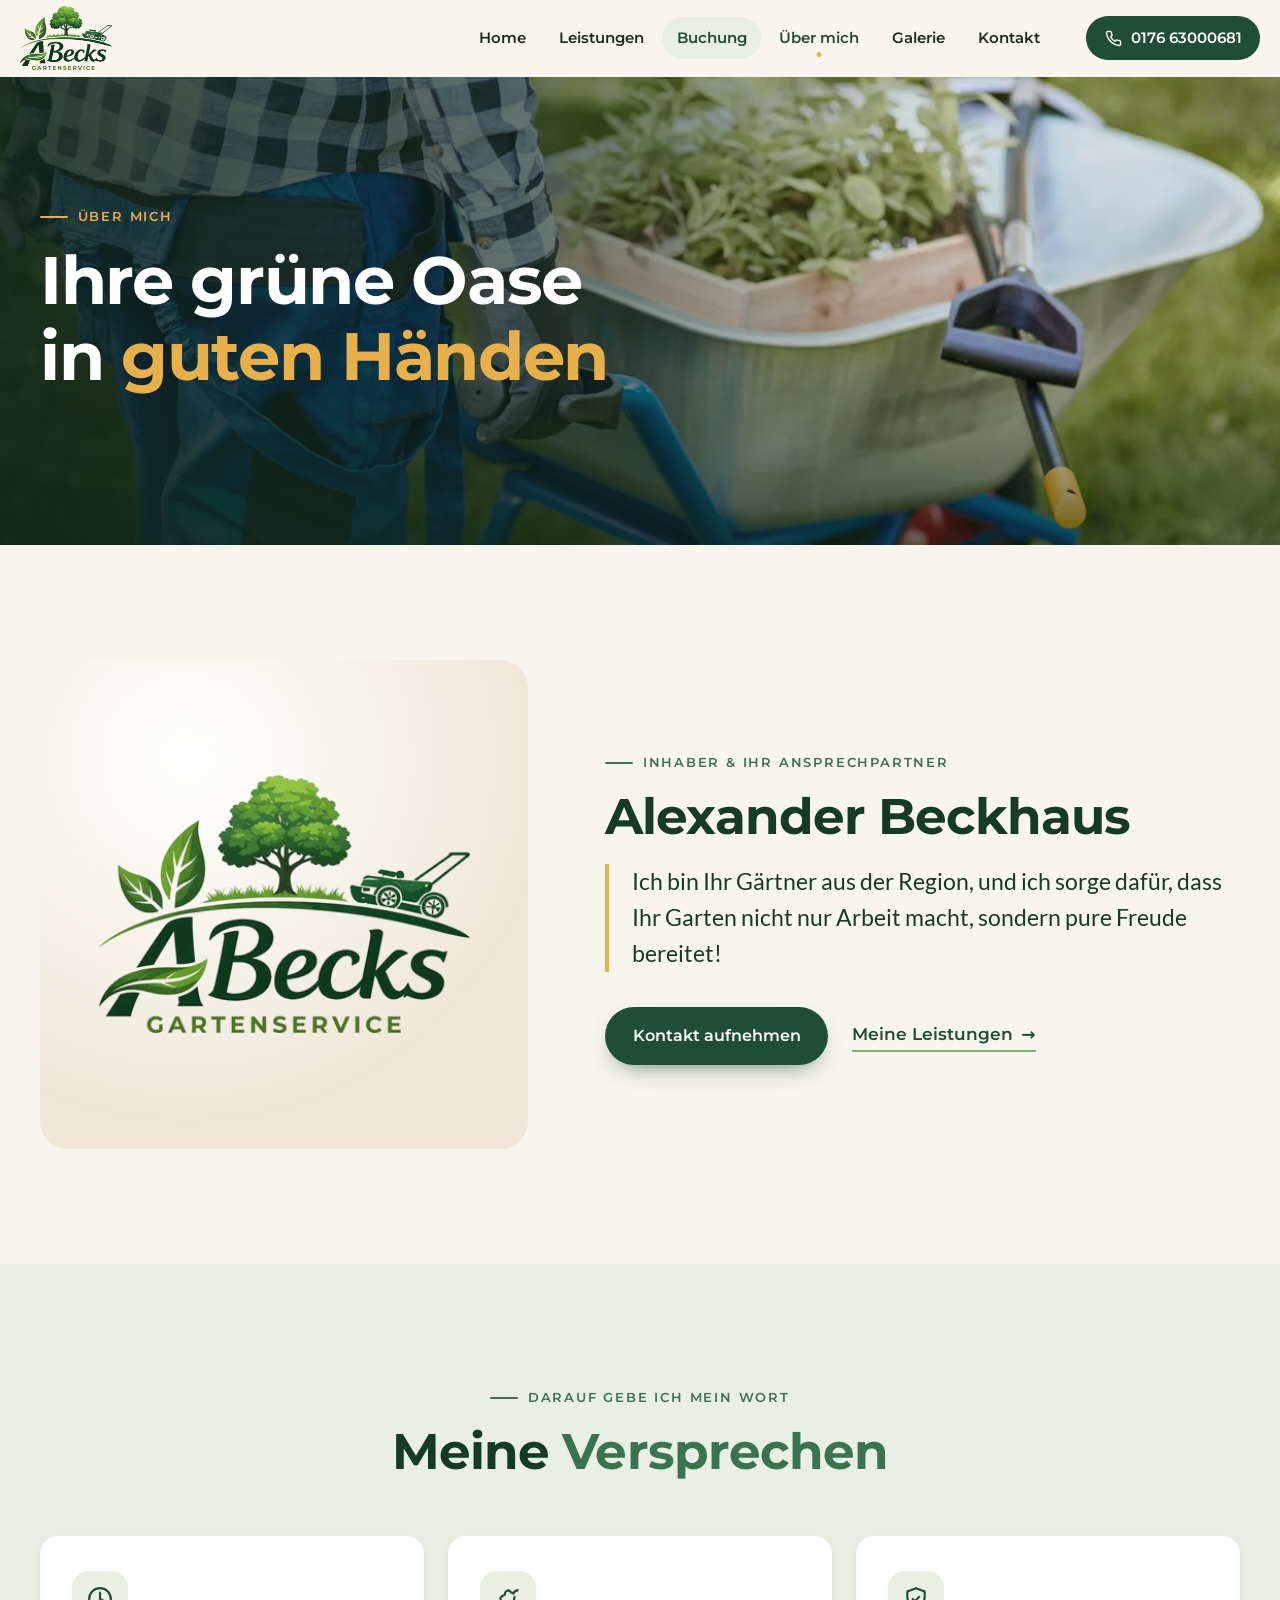
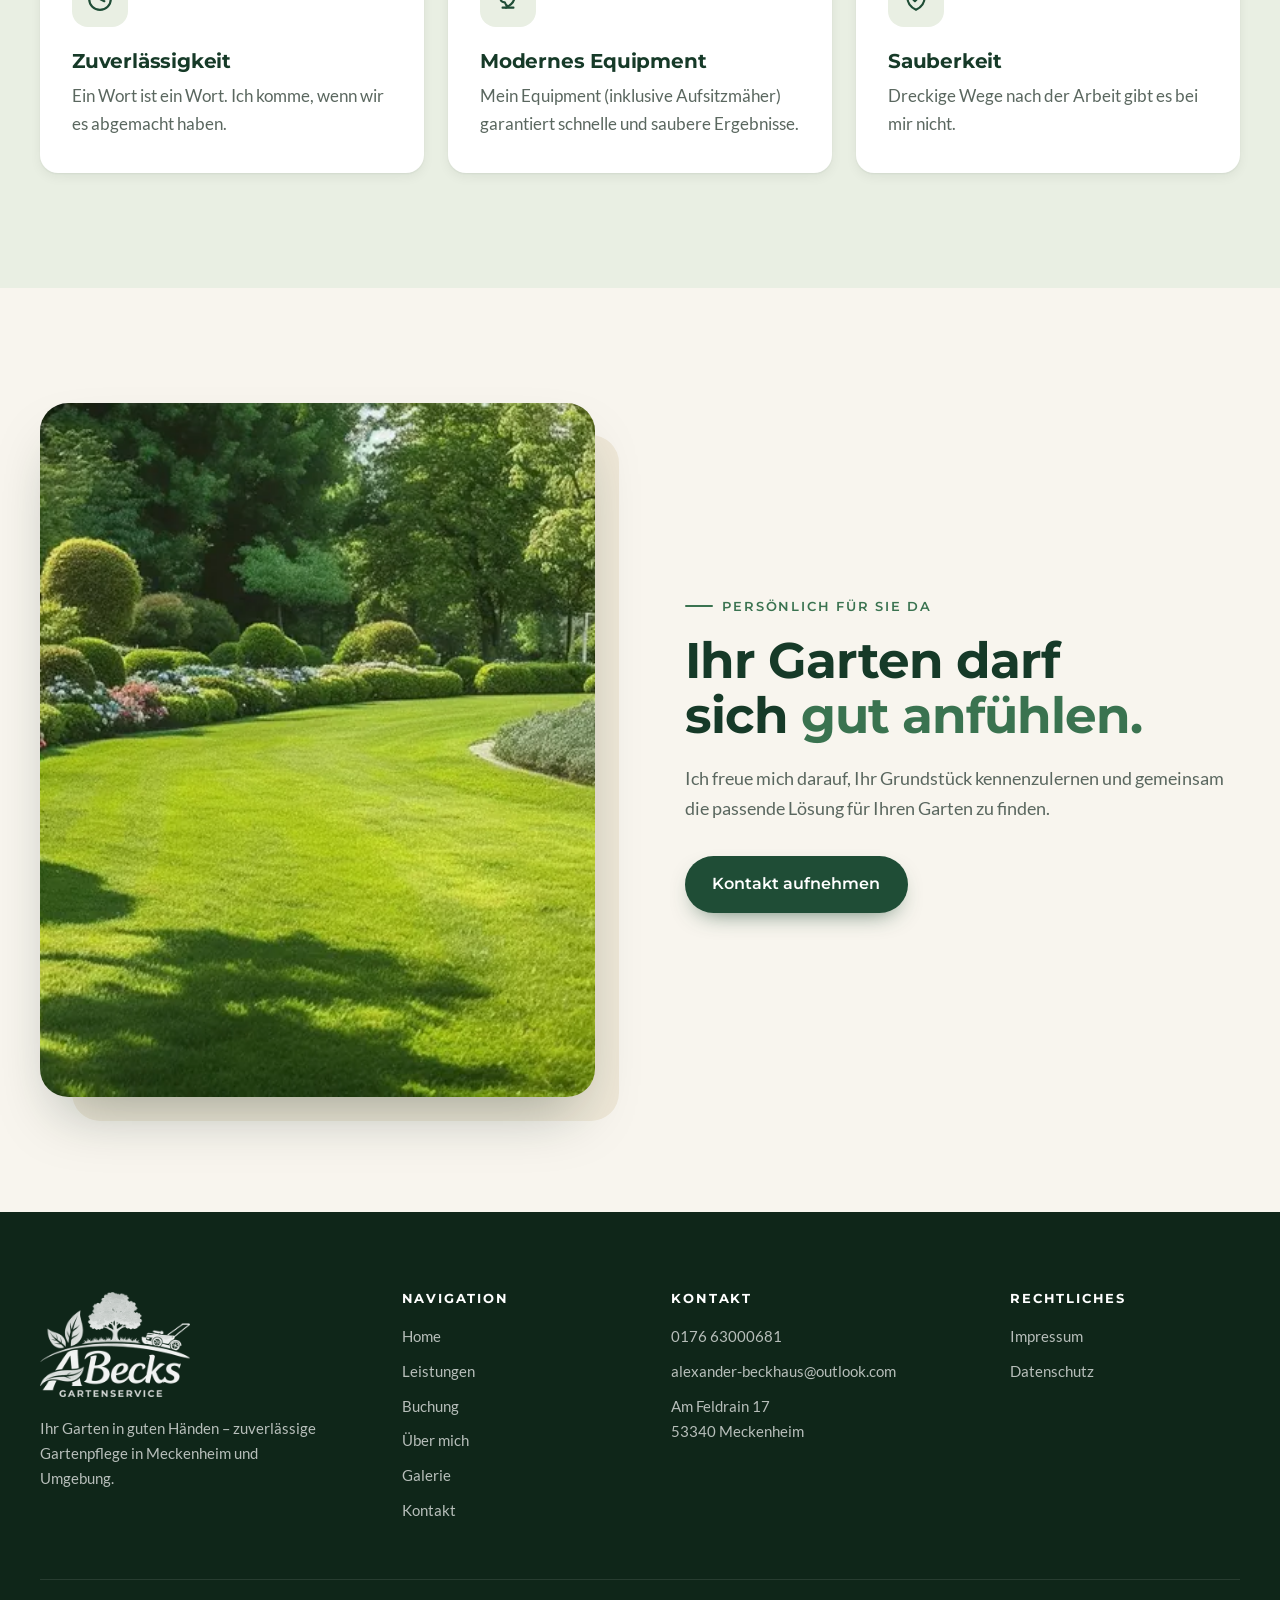
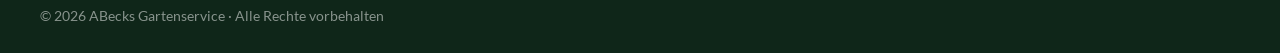
<file: uebermich.html>
<!DOCTYPE html>
<html lang="de">

<head>
    <meta charset="UTF-8">
    <meta name="viewport" content="width=device-width, initial-scale=1.0">
    <meta name="description"
        content="Lernen Sie Alexander Beckhaus & ABecks Gartenservice kennen. Zuverlässige Gartenhilfe mit Leidenschaft, Erfahrung und persönlichem Service.">
    <title>ABecks Gartenservice | Über mich</title>
    <link rel="canonical" href="https://abecks-gartenhilfe.netlify.app/uebermich">
    <meta name="theme-color" content="#1f4d36">
    <meta property="og:type" content="website">
    <meta property="og:locale" content="de_DE">
    <meta property="og:site_name" content="ABecks Gartenservice">
    <meta property="og:title" content="Über ABecks Gartenservice in Meckenheim">
    <meta property="og:description" content="Lernen Sie Alexander Beckhaus und den persönlichen Gartenservice von ABecks Gartenservice kennen.">
    <meta property="og:url" content="https://abecks-gartenhilfe.netlify.app/uebermich">
    <meta property="og:image" content="https://abecks-gartenhilfe.netlify.app/Bilder/uebermich-abschluss.webp">
    <meta name="twitter:card" content="summary_large_image">
    <meta name="twitter:title" content="Über ABecks Gartenservice in Meckenheim">
    <meta name="twitter:description" content="Persönlicher Gartenservice von Alexander Beckhaus.">
    <meta name="twitter:image" content="https://abecks-gartenhilfe.netlify.app/Bilder/uebermich-abschluss.webp">
    <link rel="preload" href="fonts/montserrat-v31-latin-700.woff2" as="font" type="font/woff2" crossorigin>
    <link rel="preload" href="Bilder/web/galerie-schubkarre.webp" as="image">
    <link rel="stylesheet" href="styles.css">
    <link rel="shortcut icon" href="Bilder/logo.ico" type="image/x-icon">
    <link rel="icon" href="Bilder/favicon-32.png" type="image/png" sizes="32x32">
    <link rel="apple-touch-icon" href="Bilder/apple-touch-icon.png">
</head>

<body>
    <a class="skip-link" href="#inhalt">Zum Inhalt springen</a>

    <header class="site-header">
        <div class="site-header__inner">
            <a href="index.html" class="brand" aria-label="ABecks Gartenservice – Startseite">
                <img src="Bilder/logo.webp" alt="ABecks Gartenservice" width="360" height="250">
            </a>

            <nav id="main-navigation" class="site-nav" aria-label="Hauptnavigation">
                <ul>
                    <li><a href="index.html">Home</a></li>
                    <li><a href="leistungen.html">Leistungen</a></li>
                    <li><a href="leistungen.html#paket-buchung" class="site-nav__booking">Buchung</a></li>
                    <li><a href="uebermich.html" aria-current="page">Über mich</a></li>
                    <li><a href="galerie.html">Galerie</a></li>
                    <li><a href="kontakt.html">Kontakt</a></li>
                    <li class="site-nav__cta"><a href="tel:+4917663000681" class="btn btn--primary btn--sm">0176 63000681</a></li>
                </ul>
            </nav>

            <a href="tel:+4917663000681" class="header-phone">
                <svg aria-hidden="true" viewBox="0 0 24 24"><path d="M22 16.9v3a2 2 0 0 1-2.2 2 19.8 19.8 0 0 1-8.6-3.1 19.5 19.5 0 0 1-6-6A19.8 19.8 0 0 1 2.1 4.2 2 2 0 0 1 4.1 2h3a2 2 0 0 1 2 1.7c.1 1 .4 1.9.7 2.8a2 2 0 0 1-.5 2.1L8 9.9a16 16 0 0 0 6 6l1.3-1.3a2 2 0 0 1 2.1-.4c.9.3 1.8.6 2.8.7a2 2 0 0 1 1.7 2z"/></svg>
                <span>0176 63000681</span>
            </a>

            <button class="burger-menu" id="burgerBtn" type="button" aria-label="Menü öffnen" aria-controls="main-navigation" aria-expanded="false">
                <span></span>
                <span></span>
                <span></span>
            </button>
        </div>
    </header>

    <main id="inhalt">
        <section class="hero hero--page hero--compact">
            <img class="hero__bg" src="Bilder/web/galerie-schubkarre.webp" alt="" width="1500" height="1008" fetchpriority="high">
            <div class="container hero__content">
                <p class="eyebrow eyebrow--light">Über mich</p>
                <h1>Ihre grüne Oase in <em>guten Händen</em></h1>
            </div>
        </section>

        <section class="section about">
            <div class="container about__grid">
                <div class="about__logo" data-reveal>
                    <img src="Bilder/logo.webp" alt="Das Logo von ABecks Gartenservice" width="360" height="250" loading="lazy">
                </div>
                <div class="about__text" data-reveal>
                    <p class="eyebrow">Inhaber &amp; Ihr Ansprechpartner</p>
                    <h2>Alexander Beckhaus</h2>
                    <p class="about__quote">Ich bin Ihr Gärtner aus der Region, und ich sorge dafür, dass Ihr Garten nicht nur Arbeit macht, sondern pure Freude bereitet!</p>
                    <div class="btn-group">
                        <a href="kontakt.html" class="btn btn--dark">Kontakt aufnehmen</a>
                        <a href="leistungen.html" class="link-arrow">Meine Leistungen</a>
                    </div>
                </div>
            </div>
        </section>

        <section class="section section--tint">
            <div class="container">
                <header class="section-head" data-reveal>
                    <p class="eyebrow">Darauf gebe ich mein Wort</p>
                    <h2>Meine <em>Versprechen</em></h2>
                </header>

                <div class="extras__grid">
                    <article class="extra-card" data-reveal>
                        <span class="extra-card__icon"><svg aria-hidden="true" viewBox="0 0 24 24"><circle cx="12" cy="12" r="10"/><path d="M12 6v6l4 2"/></svg></span>
                        <h3>Zuverlässigkeit</h3>
                        <p>Ein Wort ist ein Wort. Ich komme, wenn wir es abgemacht haben.</p>
                    </article>

                    <article class="extra-card" data-reveal>
                        <span class="extra-card__icon"><svg aria-hidden="true" viewBox="0 0 24 24"><path d="M7 20h10"/><path d="M10 20c5.5-2.5 8-6.4 8-10"/><path d="M21 4c-3 0-4 3-4 3s-3-1-4-3c-4 0-4 4-4 4s-3 1-4 3c0 4 4 4 4 4s1 3 3 4"/></svg></span>
                        <h3>Modernes Equipment</h3>
                        <p>Mein Equipment (inklusive Aufsitzmäher) garantiert schnelle und saubere Ergebnisse.</p>
                    </article>

                    <article class="extra-card" data-reveal>
                        <span class="extra-card__icon"><svg aria-hidden="true" viewBox="0 0 24 24"><path d="M12 22c5.5-2.5 8-6.5 8-12V5l-8-3-8 3v5c0 5.5 2.5 9.5 8 12Z"/><path d="m9 12 2 2 4-4"/></svg></span>
                        <h3>Sauberkeit</h3>
                        <p>Dreckige Wege nach der Arbeit gibt es bei mir nicht.</p>
                    </article>
                </div>
            </div>
        </section>

        <section class="section">
            <div class="container why__grid">
                <div class="why__media" data-reveal>
                    <img src="Bilder/web/uebermich-garten.webp" alt="Gepflegter Garten als Beispiel für die Arbeit von ABecks Gartenservice" width="1100" height="480" loading="lazy">
                </div>
                <div class="why__text" data-reveal>
                    <p class="eyebrow">Persönlich für Sie da</p>
                    <h2>Ihr Garten darf sich <em>gut anfühlen.</em></h2>
                    <p class="lead">Ich freue mich darauf, Ihr Grundstück kennenzulernen und gemeinsam die passende Lösung für Ihren Garten zu finden.</p>
                    <div class="btn-group">
                        <a href="kontakt.html" class="btn btn--dark">Kontakt aufnehmen</a>
                    </div>
                </div>
            </div>
        </section>
    </main>

    <footer class="site-footer">
        <div class="container site-footer__grid">
            <div class="site-footer__brand">
                <img src="Bilder/logo-hell.webp" alt="ABecks Gartenservice" width="360" height="250" loading="lazy">
                <p>Ihr Garten in guten Händen – zuverlässige Gartenpflege in Meckenheim und Umgebung.</p>
            </div>

            <div>
                <h3>Navigation</h3>
                <ul>
                    <li><a href="index.html">Home</a></li>
                    <li><a href="leistungen.html">Leistungen</a></li>
                    <li><a href="leistungen.html#paket-buchung">Buchung</a></li>
                    <li><a href="uebermich.html">Über mich</a></li>
                    <li><a href="galerie.html">Galerie</a></li>
                    <li><a href="kontakt.html">Kontakt</a></li>
                </ul>
            </div>

            <div>
                <h3>Kontakt</h3>
                <ul>
                    <li><a href="tel:+4917663000681">0176 63000681</a></li>
                    <li><a href="mailto:alexander-beckhaus@outlook.com">alexander-beckhaus@outlook.com</a></li>
                    <li>Am Feldrain 17<br>53340 Meckenheim</li>
                </ul>
            </div>

            <div>
                <h3>Rechtliches</h3>
                <ul>
                    <li><a href="rechtliches.html#impressum">Impressum</a></li>
                    <li><a href="rechtliches.html#datenschutz">Datenschutz</a></li>
                </ul>
            </div>
        </div>

        <div class="container site-footer__bottom">
            <p>© 2026 ABecks Gartenservice · Alle Rechte vorbehalten</p>
        </div>
    </footer>

    <a href="tel:+4917663000681" class="call-fab" aria-label="Jetzt anrufen: 0176 63000681">
        <svg aria-hidden="true" viewBox="0 0 24 24"><path d="M22 16.9v3a2 2 0 0 1-2.2 2 19.8 19.8 0 0 1-8.6-3.1 19.5 19.5 0 0 1-6-6A19.8 19.8 0 0 1 2.1 4.2 2 2 0 0 1 4.1 2h3a2 2 0 0 1 2 1.7c.1 1 .4 1.9.7 2.8a2 2 0 0 1-.5 2.1L8 9.9a16 16 0 0 0 6 6l1.3-1.3a2 2 0 0 1 2.1-.4c.9.3 1.8.6 2.8.7a2 2 0 0 1 1.7 2z"/></svg>
        <span>Anrufen</span>
    </a>

    <script src="script.js"></script>
</body>

</html>
</file>
<file: styles.css>
/* ==========================================
   ABecks Gartenservice – Design-System
   Lokale Schriften (DSGVO-konform)
   ========================================== */

@font-face {
    font-display: swap;
    font-family: 'Montserrat';
    font-style: normal;
    font-weight: 600;
    src: url('fonts/montserrat-v31-latin-600.woff2') format('woff2');
}
@font-face {
    font-display: swap;
    font-family: 'Montserrat';
    font-style: normal;
    font-weight: 700;
    src: url('fonts/montserrat-v31-latin-700.woff2') format('woff2');
}
@font-face {
    font-display: swap;
    font-family: 'Lato';
    font-style: normal;
    font-weight: 400;
    src: url('fonts/lato-v25-latin-regular.woff2') format('woff2');
}
@font-face {
    font-display: swap;
    font-family: 'Lato';
    font-style: italic;
    font-weight: 400;
    src: url('fonts/lato-v25-latin-italic.woff2') format('woff2');
}
@font-face {
    font-display: swap;
    font-family: 'Lato';
    font-style: normal;
    font-weight: 700;
    src: url('fonts/lato-v25-latin-700.woff2') format('woff2');
}

/* ==========================================
   Tokens
   ========================================== */

:root {
    --green-950: #0f2619;
    --green-900: #163a28;
    --green-800: #1f4d36;
    --green-600: #3a7350;
    --green-400: #7fae7a;
    --sage-100: #e9efe3;
    --cream: #f8f5ee;
    --sand: #efe8d8;
    --white: #ffffff;
    --accent: #e8b04b;
    --accent-hover: #f0c063;

    --text: #1e2a23;
    --muted: #5a675f;
    --line: rgba(31, 77, 54, 0.12);

    --font-head: 'Montserrat', system-ui, sans-serif;
    --font-body: 'Lato', system-ui, sans-serif;

    --radius-sm: 10px;
    --radius: 18px;
    --radius-lg: 28px;

    --shadow-sm: 0 1px 2px rgba(15, 38, 25, 0.06), 0 4px 12px rgba(15, 38, 25, 0.06);
    --shadow: 0 2px 6px rgba(15, 38, 25, 0.06), 0 18px 40px -12px rgba(15, 38, 25, 0.18);
    --shadow-lg: 0 30px 60px -20px rgba(15, 38, 25, 0.35);

    --section: clamp(4.5rem, 9vw, 8rem);
    --header-h: 76px;
    --ease: cubic-bezier(.2, .7, .2, 1);
}

/* ==========================================
   Basis
   ========================================== */

*, *::before, *::after { box-sizing: border-box; }

html {
    scroll-behavior: smooth;
    scroll-padding-top: calc(var(--header-h) + 16px);
    -webkit-text-size-adjust: 100%;
}

body {
    margin: 0;
    min-height: 100vh;
    display: flex;
    flex-direction: column;
    background: var(--cream);
    color: var(--text);
    font-family: var(--font-body);
    font-size: 1.0625rem;
    line-height: 1.65;
    -webkit-font-smoothing: antialiased;
}

main { flex: 1; }

img { display: block; max-width: 100%; height: auto; }

a { color: inherit; }

h1, h2, h3 {
    margin: 0;
    font-family: var(--font-head);
    font-weight: 700;
    line-height: 1.12;
    letter-spacing: -0.02em;
    color: var(--green-900);
    text-wrap: balance;
}

h1 { font-size: clamp(2.6rem, 6.4vw, 5rem); }
h2 { font-size: clamp(2rem, 4.2vw, 3.1rem); }
h3 { font-size: 1.25rem; letter-spacing: -0.01em; }

h1 em, h2 em {
    font-style: normal;
    color: var(--green-600);
}

p { margin: 0; }

:focus-visible {
    outline: 3px solid var(--accent);
    outline-offset: 3px;
    border-radius: 4px;
}

.container {
    width: min(100% - 2.5rem, 1200px);
    margin-inline: auto;
}

.skip-link {
    position: absolute;
    left: 1rem;
    top: -100px;
    z-index: 2000;
    padding: .75rem 1rem;
    background: var(--green-900);
    color: var(--white);
    border-radius: var(--radius-sm);
    text-decoration: none;
}
.skip-link:focus { top: 1rem; }

.eyebrow {
    display: inline-flex;
    align-items: center;
    gap: .6rem;
    margin-bottom: 1rem;
    font-family: var(--font-head);
    font-size: .8rem;
    font-weight: 600;
    letter-spacing: .14em;
    text-transform: uppercase;
    color: var(--green-600);
}
.eyebrow::before {
    content: "";
    width: 28px;
    height: 2px;
    background: currentColor;
    border-radius: 2px;
}
.eyebrow--light { color: var(--accent); }

.lead {
    font-size: 1.15rem;
    color: var(--muted);
}

/* ==========================================
   Buttons & Links
   ========================================== */

.btn-group {
    display: flex;
    flex-wrap: wrap;
    gap: .9rem;
}

.btn {
    display: inline-flex;
    align-items: center;
    justify-content: center;
    gap: .5rem;
    min-height: 52px;
    padding: .85rem 1.6rem;
    border: 2px solid transparent;
    border-radius: 999px;
    font-family: var(--font-head);
    font-size: 1rem;
    font-weight: 600;
    text-decoration: none;
    white-space: nowrap;
    cursor: pointer;
    transition: background-color .25s var(--ease), color .25s var(--ease), border-color .25s var(--ease), transform .25s var(--ease), box-shadow .25s var(--ease);
}
.btn:hover { transform: translateY(-2px); }

.btn--primary {
    background: var(--accent);
    color: var(--green-950);
    box-shadow: 0 10px 24px -10px rgba(232, 176, 75, .7);
}
.btn--primary:hover { background: var(--accent-hover); }

.btn--dark {
    background: var(--green-800);
    color: var(--white);
    box-shadow: 0 10px 24px -12px rgba(31, 77, 54, .8);
}
.btn--dark:hover { background: var(--green-900); }

.btn--ghost {
    border-color: rgba(255, 255, 255, .55);
    color: var(--white);
    backdrop-filter: blur(6px);
    background: rgba(255, 255, 255, .06);
}
.btn--ghost:hover {
    background: var(--white);
    border-color: var(--white);
    color: var(--green-900);
}

.btn--sm {
    min-height: 42px;
    padding: .5rem 1.15rem;
    font-size: .92rem;
}

.link-arrow {
    display: inline-flex;
    align-items: center;
    gap: .5rem;
    font-family: var(--font-head);
    font-weight: 600;
    color: var(--green-800);
    text-decoration: none;
    border-bottom: 2px solid var(--green-400);
    padding-bottom: 2px;
    transition: border-color .25s var(--ease);
}
.link-arrow::after {
    content: "→";
    transition: transform .25s var(--ease);
}
.link-arrow:hover { border-color: var(--green-800); }
.link-arrow:hover::after { transform: translateX(4px); }

/* ==========================================
   Header
   ========================================== */

.site-header {
    position: sticky;
    top: 0;
    z-index: 1000;
    background: rgba(248, 245, 238, .88);
    backdrop-filter: saturate(160%) blur(14px);
    -webkit-backdrop-filter: saturate(160%) blur(14px);
    border-bottom: 1px solid transparent;
    transition: border-color .3s, box-shadow .3s;
}
.site-header.is-scrolled {
    border-color: var(--line);
    box-shadow: 0 8px 30px -18px rgba(15, 38, 25, .35);
}

.site-header__inner {
    width: min(100% - 2.5rem, 1280px);
    margin-inline: auto;
    height: var(--header-h);
    display: flex;
    align-items: center;
    gap: 2rem;
}

.brand img {
    height: 64px;
    width: auto;
}

.site-nav { margin-left: auto; }

.site-nav ul {
    display: flex;
    align-items: center;
    gap: .25rem;
    margin: 0;
    padding: 0;
    list-style: none;
}

.site-nav a:not(.btn) {
    position: relative;
    display: block;
    padding: .55rem .9rem;
    font-family: var(--font-head);
    font-size: .95rem;
    font-weight: 600;
    color: var(--text);
    text-decoration: none;
    border-radius: 999px;
    transition: color .2s, background-color .2s;
}
.site-nav a:not(.btn):hover { color: var(--green-800); background: var(--sage-100); }
.site-nav a[aria-current="page"] { color: var(--green-800); }
.site-nav a.site-nav__booking {
    background: var(--sage-100);
    color: var(--green-800);
}
.site-nav a.site-nav__booking:hover {
    background: var(--green-800);
    color: var(--white);
}
.site-nav a[aria-current="page"]::after {
    content: "";
    position: absolute;
    left: 50%;
    bottom: 2px;
    width: 5px;
    height: 5px;
    border-radius: 50%;
    background: var(--accent);
    transform: translateX(-50%);
}

.site-nav__cta { display: none; }

.header-phone {
    display: inline-flex;
    align-items: center;
    gap: .55rem;
    padding: .6rem 1.15rem;
    border-radius: 999px;
    background: var(--green-800);
    color: var(--white);
    font-family: var(--font-head);
    font-weight: 600;
    font-size: .92rem;
    text-decoration: none;
    transition: background-color .2s;
}
.header-phone:hover { background: var(--green-900); }
.header-phone svg,
.call-fab svg {
    width: 17px;
    height: 17px;
    fill: none;
    stroke: currentColor;
    stroke-width: 2;
    stroke-linecap: round;
    stroke-linejoin: round;
}

.burger-menu {
    display: none;
    position: relative;
    width: 46px;
    height: 46px;
    margin-left: auto;
    padding: 0;
    border: 0;
    border-radius: 50%;
    background: var(--sage-100);
    cursor: pointer;
}
.burger-menu span {
    position: absolute;
    left: 13px;
    width: 20px;
    height: 2px;
    border-radius: 2px;
    background: var(--green-900);
    transition: transform .3s var(--ease), opacity .2s;
}
.burger-menu span:nth-child(1) { top: 16px; }
.burger-menu span:nth-child(2) { top: 22px; }
.burger-menu span:nth-child(3) { top: 28px; }
.burger-menu.open span:nth-child(1) { transform: translateY(6px) rotate(45deg); }
.burger-menu.open span:nth-child(2) { opacity: 0; }
.burger-menu.open span:nth-child(3) { transform: translateY(-6px) rotate(-45deg); }

/* Auswahl-Leiste (Merkliste) – schwebt unten mittig */
.has-selection body { padding-bottom: 6.5rem; }

.selection-bar {
    position: fixed;
    left: 50%;
    bottom: 1.5rem;
    z-index: 950;
    width: max-content;
    max-width: min(760px, calc(100vw - 2rem));
    padding: .5rem .5rem .5rem .6rem;
    border: 1px solid rgba(255, 255, 255, .1);
    border-radius: 999px;
    background: rgba(15, 38, 25, .94);
    backdrop-filter: blur(12px);
    -webkit-backdrop-filter: blur(12px);
    color: var(--white);
    box-shadow: 0 20px 50px -12px rgba(15, 38, 25, .6), 0 0 0 6px rgba(232, 176, 75, .18);
    transform: translateX(-50%);
}
.selection-bar:not([hidden]) { animation: bar-in .45s var(--ease) both; }
.selection-bar.is-bumped .selection-bar__icon { animation: bump .45s var(--ease); }

.selection-bar__inner {
    display: flex;
    align-items: center;
    gap: .9rem;
}
.selection-bar__icon {
    flex: none;
    display: grid;
    place-items: center;
    width: 40px;
    height: 40px;
    border-radius: 50%;
    background: var(--accent);
}
.selection-bar__icon svg {
    width: 18px;
    height: 18px;
    fill: none;
    stroke: var(--green-950);
    stroke-width: 3.5;
    stroke-linecap: round;
    stroke-linejoin: round;
}
.selection-bar__text {
    display: grid;
    flex: 1;
    min-width: 0;
    margin: 0;
    line-height: 1.25;
}
.selection-bar__text strong {
    font-family: var(--font-head);
    font-size: .95rem;
}
.selection-bar__text span {
    overflow: hidden;
    max-width: 340px;
    font-size: .82rem;
    color: rgba(255, 255, 255, .7);
    white-space: nowrap;
    text-overflow: ellipsis;
}
.selection-bar__clear {
    flex: none;
    padding: .4rem .5rem;
    border: 0;
    background: transparent;
    color: rgba(255, 255, 255, .7);
    font: inherit;
    font-size: .85rem;
    text-decoration: underline;
    text-underline-offset: 3px;
    cursor: pointer;
}
.selection-bar__clear:hover { color: var(--white); }
.selection-bar__cta { flex: none; min-height: 46px; }

@keyframes bar-in {
    from { opacity: 0; transform: translate(-50%, 24px); }
    to { opacity: 1; transform: translateX(-50%); }
}
@keyframes bump {
    40% { transform: scale(1.25); }
}

/* Auswahl-Schalter auf der Leistungsseite */
.btn.is-selected {
    border-color: var(--green-800);
    background: var(--green-800);
    color: var(--white);
    box-shadow: none;
}
.btn.is-selected:hover { background: var(--green-900); }
.btn.is-included,
.link-arrow.is-included {
    border-style: dashed;
    border-color: rgba(31, 77, 54, .35);
    background: transparent;
    color: var(--muted);
    box-shadow: none;
    cursor: not-allowed;
    transform: none;
}
.link-arrow.is-selected::after,
.link-arrow.is-included::after { content: none; }
.link-arrow.is-selected { border-color: var(--green-800); }

.book-card.is-selected,
.package.is-selected {
    border-color: var(--green-800);
    box-shadow: 0 0 0 2px var(--green-800), var(--shadow);
}
.book-card.is-included .book-card__media img {
    filter: grayscale(.7);
    opacity: .55;
}
.book-card.is-included h4,
.book-card.is-included .mini-checks { opacity: .55; }
.book-card.is-included:hover { transform: none; box-shadow: none; }
.book-card.is-included:hover .book-card__media img { transform: none; }

/* ==========================================
   Hero
   ========================================== */

.hero {
    position: relative;
    isolation: isolate;
    display: flex;
    align-items: center;
    min-height: min(88vh, 820px);
    padding: 6rem 0 9rem;
    overflow: hidden;
    color: var(--white);
}

.hero__bg {
    position: absolute;
    inset: 0;
    z-index: -2;
    width: 100%;
    height: 100%;
    object-fit: cover;
    object-position: 60% center;
}

.hero::before {
    content: "";
    position: absolute;
    inset: 0;
    z-index: -1;
    background:
        linear-gradient(90deg, rgba(15, 38, 25, .88) 0%, rgba(15, 38, 25, .62) 42%, rgba(15, 38, 25, .1) 75%),
        linear-gradient(0deg, rgba(15, 38, 25, .55) 0%, transparent 40%);
}

.hero__content { max-width: 1200px; }

.hero h1 {
    max-width: 12ch;
    margin-bottom: 1.4rem;
    color: var(--white);
}
.hero h1 em { color: var(--accent); }

.hero__lead {
    max-width: 34rem;
    margin-bottom: 2.4rem;
    font-size: clamp(1.1rem, 1.6vw, 1.3rem);
    color: rgba(255, 255, 255, .88);
}

.hero__content > * { animation: rise .9s var(--ease) both; }
.hero__content > :nth-child(2) { animation-delay: .1s; }
.hero__content > :nth-child(3) { animation-delay: .2s; }
.hero__content > :nth-child(4) { animation-delay: .3s; }

@keyframes rise {
    from { opacity: 0; transform: translateY(24px); }
    to { opacity: 1; transform: none; }
}

/* Vertrauensleiste */
.trust-bar {
    position: relative;
    z-index: 2;
    display: grid;
    grid-template-columns: repeat(3, 1fr);
    margin: -4.5rem 0 0;
    padding: 0;
    list-style: none;
    background: var(--white);
    border-radius: var(--radius-lg);
    box-shadow: var(--shadow);
}
.trust-bar li {
    display: flex;
    align-items: center;
    gap: 1rem;
    padding: 1.75rem 2rem;
}
.trust-bar li + li { border-left: 1px solid var(--line); }
.trust-bar svg {
    flex: none;
    width: 48px;
    height: 48px;
    padding: 12px;
    border-radius: 14px;
    background: var(--sage-100);
    fill: none;
    stroke: var(--green-800);
    stroke-width: 2;
    stroke-linecap: round;
    stroke-linejoin: round;
}
.trust-bar strong {
    display: block;
    font-family: var(--font-head);
    font-size: 1rem;
    color: var(--green-900);
}
.trust-bar span {
    font-size: .92rem;
    color: var(--muted);
}

/* ==========================================
   Abschnitte
   ========================================== */

.section { padding: var(--section) 0; }

.section--tint { background: var(--sage-100); }

.section--dark {
    background:
        radial-gradient(1200px 500px at 85% -10%, rgba(127, 174, 122, .18), transparent 60%),
        var(--green-900);
    color: rgba(255, 255, 255, .82);
}
.section--dark h2 { color: var(--white); }
.section--dark h2 em { color: var(--accent); }

.section-head {
    max-width: 720px;
    margin: 0 auto 3.5rem;
    text-align: center;
}
.section-head .eyebrow { justify-content: center; }
.section-head p:not(.eyebrow) {
    margin-top: 1rem;
    font-size: 1.1rem;
}

.section-foot {
    margin-top: 3.5rem;
    text-align: center;
}

/* Intro */
.intro__grid {
    display: grid;
    grid-template-columns: 1.1fr 1fr;
    gap: clamp(2rem, 6vw, 6rem);
    align-items: end;
}
.intro__text p {
    margin-bottom: 1.6rem;
    font-size: 1.15rem;
    color: var(--muted);
}

/* Leistungen */
.card-grid {
    display: grid;
    grid-template-columns: repeat(4, 1fr);
    gap: 1.5rem;
}

.service-card {
    display: flex;
    flex-direction: column;
    overflow: hidden;
    background: var(--white);
    border-radius: var(--radius);
    box-shadow: var(--shadow-sm);
    transition: transform .35s var(--ease), box-shadow .35s var(--ease);
}
.service-card:hover {
    transform: translateY(-6px);
    box-shadow: var(--shadow);
}

.service-card__media {
    aspect-ratio: 4 / 3;
    overflow: hidden;
}
.service-card__media img {
    width: 100%;
    height: 100%;
    object-fit: cover;
    transition: transform .6s var(--ease);
}
.service-card:hover .service-card__media img { transform: scale(1.06); }

.service-card__body {
    position: relative;
    padding: 2.4rem 1.6rem 1.8rem;
}

.service-card__icon {
    position: absolute;
    top: -26px;
    left: 1.6rem;
    display: grid;
    place-items: center;
    width: 52px;
    height: 52px;
    border-radius: 16px;
    background: var(--green-800);
    box-shadow: 0 10px 20px -8px rgba(31, 77, 54, .6);
}
.service-card__icon svg {
    width: 24px;
    height: 24px;
    fill: none;
    stroke: var(--white);
    stroke-width: 2;
    stroke-linecap: round;
    stroke-linejoin: round;
}

.service-card h3 { margin-bottom: .6rem; }
.service-card p {
    font-size: .98rem;
    color: var(--muted);
}

/* Warum ABecks */
.why__grid {
    display: grid;
    grid-template-columns: 1fr 1fr;
    gap: clamp(2.5rem, 7vw, 6.5rem);
    align-items: center;
}

.why__media { position: relative; }
.why__media img {
    width: 100%;
    aspect-ratio: 4 / 5;
    object-fit: cover;
    border-radius: var(--radius-lg);
    box-shadow: var(--shadow-lg);
}
.why__media::before {
    content: "";
    position: absolute;
    inset: 2rem -1.5rem -1.5rem 2rem;
    z-index: -1;
    border-radius: var(--radius-lg);
    background: var(--sand);
}

.why__badge {
    position: absolute;
    right: -1.5rem;
    bottom: 2.5rem;
    max-width: 240px;
    padding: 1.2rem 1.4rem;
    border-radius: var(--radius);
    background: var(--white);
    box-shadow: var(--shadow);
}
.why__badge strong {
    display: block;
    font-family: var(--font-head);
    color: var(--green-900);
}
.why__badge span {
    font-size: .92rem;
    color: var(--muted);
}

.why__text h2 { margin-bottom: 1.2rem; }

.check-list {
    display: grid;
    grid-template-columns: 1fr 1fr;
    gap: .9rem 1.5rem;
    margin: 2rem 0 2.5rem;
    padding: 0;
    list-style: none;
}
.check-list li {
    display: flex;
    align-items: center;
    gap: .75rem;
    font-weight: 700;
    color: var(--green-900);
}
.check-list li::before {
    content: "";
    flex: none;
    width: 26px;
    height: 26px;
    border-radius: 50%;
    background: var(--green-800) url("data:image/svg+xml,%3Csvg xmlns='http://www.w3.org/2000/svg' viewBox='0 0 24 24' fill='none' stroke='white' stroke-width='3' stroke-linecap='round' stroke-linejoin='round'%3E%3Cpath d='M20 6 9 17l-5-5'/%3E%3C/svg%3E") center / 14px no-repeat;
}

/* Vorher / Nachher */
.compare {
    max-width: 1000px;
    margin: 0 auto;
}
.compare__frame {
    position: relative;
    overflow: hidden;
    aspect-ratio: 1375 / 768;
    border-radius: var(--radius-lg);
    box-shadow: 0 40px 80px -30px rgba(0, 0, 0, .6);
    user-select: none;
}
.compare__frame img {
    position: absolute;
    inset: 0;
    width: 100%;
    height: 100%;
    object-fit: cover;
}
.compare__after { clip-path: inset(0 0 0 var(--pos)); }

.compare__handle {
    position: absolute;
    top: 0;
    bottom: 0;
    left: var(--pos);
    width: 3px;
    background: var(--white);
    transform: translateX(-50%);
    pointer-events: none;
}
.compare__handle::after {
    content: "‹ ›";
    position: absolute;
    top: 50%;
    left: 50%;
    display: grid;
    place-items: center;
    width: 52px;
    height: 52px;
    border-radius: 50%;
    background: var(--white);
    color: var(--green-900);
    font-family: var(--font-head);
    font-weight: 700;
    font-size: 1.1rem;
    letter-spacing: .1em;
    box-shadow: 0 6px 20px rgba(0, 0, 0, .3);
    transform: translate(-50%, -50%);
}

.compare__range {
    position: absolute;
    inset: 0;
    width: 100%;
    height: 100%;
    margin: 0;
    opacity: 0;
    cursor: ew-resize;
}
.compare__frame:has(.compare__range:focus-visible) .compare__handle::after {
    outline: 3px solid var(--accent);
    outline-offset: 3px;
}

.compare__label {
    position: absolute;
    top: 1.1rem;
    padding: .35rem .9rem;
    border-radius: 999px;
    background: rgba(15, 38, 25, .7);
    backdrop-filter: blur(6px);
    color: var(--white);
    font-family: var(--font-head);
    font-size: .8rem;
    font-weight: 600;
    letter-spacing: .08em;
    text-transform: uppercase;
    pointer-events: none;
}
.compare__label--before { left: 1.1rem; }
.compare__label--after { right: 1.1rem; background: var(--accent); color: var(--green-950); }

.compare figcaption {
    margin-top: 1rem;
    text-align: center;
    font-size: .85rem;
    color: rgba(255, 255, 255, .55);
}

/* Winterdienst */
.winter + .why { padding-top: 0; }

.winter__card {
    display: grid;
    grid-template-columns: 1.2fr 1fr;
    overflow: hidden;
    border-radius: var(--radius-lg);
    background: linear-gradient(135deg, #eef3f6 0%, #ffffff 60%);
    box-shadow: var(--shadow);
}
.winter__text { padding: clamp(2rem, 5vw, 4rem); }
.winter__text .eyebrow { color: #3c6e8f; }
.winter__text h2 {
    margin-bottom: 1.2rem;
    font-size: clamp(1.7rem, 3vw, 2.4rem);
}
.winter__text p:not(.eyebrow) {
    margin-bottom: 1.8rem;
    color: var(--muted);
}
.winter__tags {
    display: flex;
    flex-wrap: wrap;
    gap: .5rem;
    margin: -.6rem 0 1.8rem;
    padding: 0;
    list-style: none;
}
.winter__tags li {
    padding: .35rem .85rem;
    border-radius: 999px;
    background: #dceaf3;
    color: #1d4a66;
    font-family: var(--font-head);
    font-size: .8rem;
    font-weight: 700;
}
.winter__text .btn-group { align-items: center; gap: 1.5rem; }
.winter__media img {
    width: 100%;
    height: 100%;
    min-height: 280px;
    object-fit: cover;
}

/* Call to Action */
.cta {
    position: relative;
    isolation: isolate;
    overflow: hidden;
    padding: clamp(5rem, 10vw, 8rem) 0;
    text-align: center;
    color: var(--white);
}
.cta__bg {
    position: absolute;
    inset: 0;
    z-index: -2;
    width: 100%;
    height: 100%;
    object-fit: cover;
}
.cta::before {
    content: "";
    position: absolute;
    inset: 0;
    z-index: -1;
    background: linear-gradient(180deg, rgba(15, 38, 25, .78), rgba(15, 38, 25, .86));
}
.cta__content { max-width: 720px; }
.cta h2 { color: var(--white); margin-bottom: 1rem; }
.cta h2 em { color: var(--accent); }
.cta p {
    margin-bottom: 2.2rem;
    font-size: 1.15rem;
    color: rgba(255, 255, 255, .85);
}
.cta .btn-group { justify-content: center; }

/* Bewertung */
.review { padding: clamp(3.5rem, 7vw, 5.5rem) 0; }
.review__inner {
    display: flex;
    flex-wrap: wrap;
    align-items: center;
    justify-content: space-between;
    gap: 2rem;
}
.review h2 {
    margin-bottom: .6rem;
    font-size: clamp(1.6rem, 3vw, 2.2rem);
}
.review p:not(.eyebrow) { color: var(--muted); }

.google-review {
    display: inline-flex;
    align-items: center;
    gap: .8rem;
    padding: 1rem 1.6rem;
    border: 1px solid var(--line);
    border-radius: 999px;
    background: var(--white);
    box-shadow: var(--shadow-sm);
    font-family: var(--font-head);
    font-weight: 600;
    color: var(--text);
    text-decoration: none;
    transition: transform .25s var(--ease), box-shadow .25s var(--ease);
}
.google-review:hover {
    transform: translateY(-2px);
    box-shadow: var(--shadow);
}
.google-review__stars {
    color: var(--accent);
    letter-spacing: .1em;
}

/* ==========================================
   Unterseiten
   ========================================== */

.hero--page {
    min-height: min(64vh, 600px);
    padding: 5rem 0 7rem;
}
.hero--page h1 { max-width: 16ch; font-size: clamp(2.4rem, 5.4vw, 4.2rem); }

/* Sprungnavigation */
.jump-nav {
    position: relative;
    z-index: 2;
    display: flex;
    gap: .5rem;
    margin-top: -2.2rem;
    padding: .6rem;
    overflow-x: auto;
    background: var(--white);
    border-radius: 999px;
    box-shadow: var(--shadow);
    scrollbar-width: none;
}
.jump-nav::-webkit-scrollbar { display: none; }
.jump-nav a {
    flex: 1 0 auto;
    padding: .7rem .85rem;
    border-radius: 999px;
    font-family: var(--font-head);
    font-size: .88rem;
    font-weight: 600;
    text-align: center;
    color: var(--green-900);
    text-decoration: none;
    white-space: nowrap;
    transition: background-color .2s, color .2s;
}
.jump-nav a:hover { background: var(--sage-100); }
.jump-nav a[href="#paket-buchung"] { background: var(--green-800); color: var(--white); }
.jump-nav a[href="#paket-buchung"]:hover { background: var(--green-900); }

/* Leistungsdetails */
.feature-list {
    display: grid;
    gap: clamp(4rem, 9vw, 7rem);
}

.feature-row {
    display: grid;
    grid-template-columns: 1fr 1fr;
    gap: clamp(2.5rem, 6vw, 5.5rem);
    align-items: center;
}
.feature-row--reverse .feature-row__media { order: 2; }

.feature-row__media { position: relative; }
.feature-row__media img {
    width: 100%;
    aspect-ratio: 5 / 4;
    object-fit: cover;
    border-radius: var(--radius-lg);
    box-shadow: var(--shadow-lg);
}
.feature-row__media::before {
    content: "";
    position: absolute;
    inset: 1.5rem -1.25rem -1.25rem 1.5rem;
    z-index: -1;
    border-radius: var(--radius-lg);
    background: var(--sand);
}
.feature-row--reverse .feature-row__media::before { inset: 1.5rem 1.5rem -1.25rem -1.25rem; }

.feature-row__text h2 {
    margin-bottom: 1.1rem;
    font-size: clamp(1.8rem, 3.4vw, 2.6rem);
}
.feature-row__text > p:not(.eyebrow) {
    font-size: 1.1rem;
    color: var(--muted);
}
.feature-row__text .check-list { margin-bottom: 1.8rem; }

.feature-list__divider {
    padding-top: clamp(1rem, 3vw, 2rem);
    border-top: 1px solid var(--line);
    text-align: center;
}
.feature-list__divider .eyebrow { justify-content: center; color: #3c6e8f; }

.check-list--single { grid-template-columns: 1fr; }
.check-list--single li { align-items: flex-start; font-weight: 400; color: var(--text); }
.check-list--single li::before { margin-top: .05em; }

/* Weitere Arbeiten */
.extras__grid {
    display: grid;
    grid-template-columns: repeat(3, 1fr);
    gap: 1.5rem;
}
.extras__grid--2 {
    grid-template-columns: repeat(2, 1fr);
    max-width: 860px;
    margin-inline: auto;
}
.extra-card {
    padding: 2.2rem 2rem;
    background: var(--white);
    border-radius: var(--radius);
    box-shadow: var(--shadow-sm);
    transition: transform .35s var(--ease), box-shadow .35s var(--ease);
}
.extra-card:hover { transform: translateY(-4px); box-shadow: var(--shadow); }
.extra-card__icon {
    display: grid;
    place-items: center;
    width: 56px;
    height: 56px;
    margin-bottom: 1.4rem;
    border-radius: 16px;
    background: var(--sage-100);
}
.extra-card__icon svg {
    width: 26px;
    height: 26px;
    fill: none;
    stroke: var(--green-800);
    stroke-width: 2;
    stroke-linecap: round;
    stroke-linejoin: round;
}
.extra-card h3 { margin-bottom: .6rem; }
.extra-card p { color: var(--muted); }

/* Buchung */
.steps {
    counter-reset: step;
    display: grid;
    grid-template-columns: repeat(3, 1fr);
    gap: 1.5rem;
    max-width: 980px;
    margin: 0 auto 4rem;
    padding: 0;
    list-style: none;
}
.steps li {
    counter-increment: step;
    position: relative;
    display: grid;
    gap: .25rem;
    padding-left: 3.6rem;
}
.steps li::before {
    content: counter(step);
    position: absolute;
    left: 0;
    top: -.15rem;
    display: grid;
    place-items: center;
    width: 2.6rem;
    height: 2.6rem;
    border-radius: 50%;
    background: var(--accent);
    color: var(--green-950);
    font-family: var(--font-head);
    font-weight: 700;
}
.steps strong {
    font-family: var(--font-head);
    color: var(--green-900);
}
.steps span {
    font-size: .95rem;
    color: var(--muted);
}

.package {
    display: grid;
    grid-template-columns: 1fr 1.05fr;
    overflow: hidden;
    background: var(--white);
    border-radius: var(--radius-lg);
    box-shadow: var(--shadow);
    border: 2px solid var(--accent);
}
.package__media { position: relative; }
.package__media img {
    width: 100%;
    height: 100%;
    min-height: 320px;
    object-fit: cover;
}
.package__badge {
    position: absolute;
    top: 1.25rem;
    left: 1.25rem;
    padding: .45rem 1rem;
    border-radius: 999px;
    background: var(--accent);
    color: var(--green-950);
    font-family: var(--font-head);
    font-size: .8rem;
    font-weight: 700;
    letter-spacing: .06em;
    text-transform: uppercase;
    box-shadow: 0 8px 20px -8px rgba(0, 0, 0, .4);
}
.package__body { padding: clamp(2rem, 4.5vw, 3.5rem); }
.package__body h3 {
    margin-bottom: 1rem;
    font-size: clamp(1.6rem, 2.8vw, 2.2rem);
}
.package__body > p:not(.eyebrow) { color: var(--muted); }
.package__body .check-list { margin: 1.6rem 0 2rem; }

.package--winter { border-color: #b9d3e3; }
.package--winter .package__badge { background: #dceaf3; color: #1d4a66; }
.package--winter .eyebrow { color: #3c6e8f; }

/* Weihnachts-Paket: dunkel und warm, hebt sich vom blauen Winterdienst ab */
.package + .package { margin-top: 2rem; }
.package--reverse { grid-template-columns: 1.05fr 1fr; }
.package--reverse .package__media { order: 2; }
.package--festive {
    border-color: #c2873a;
    background: radial-gradient(120% 140% at 0% 0%, #3a2420 0%, #1c1418 55%, #141016 100%);
    color: #efe6d6;
}
.package--festive .package__badge { background: #b3363d; color: var(--white); }
.package--festive .eyebrow { color: var(--accent); }
.package--festive .package__body h3 { color: var(--white); }
.package--festive .package__body > p:not(.eyebrow) { color: rgba(239, 230, 214, .78); }
.package--festive .check-list li { color: #f6eedf; }
.package--festive .check-list li::before { background-color: #b3363d; }
.package--festive.is-selected { box-shadow: 0 0 0 2px var(--accent), var(--shadow); }

.booking__subtitle {
    margin: 5rem 0 .5rem;
    text-align: center;
    font-size: clamp(1.5rem, 2.6vw, 2rem);
}
.booking__subtext {
    margin-bottom: 2.5rem;
    text-align: center;
    color: var(--muted);
}
.booking__subtitle + .book-grid { margin-top: 2.5rem; }

.book-grid {
    display: grid;
    grid-template-columns: repeat(3, 1fr);
    gap: 1.5rem;
}

.book-grid--4 { grid-template-columns: repeat(4, 1fr); }

.book-card {
    display: flex;
    flex-direction: column;
    overflow: hidden;
    background: var(--white);
    border: 1px solid var(--line);
    border-radius: var(--radius);
    transition: transform .35s var(--ease), box-shadow .35s var(--ease), border-color .35s;
}
.book-card:hover {
    transform: translateY(-5px);
    border-color: transparent;
    box-shadow: var(--shadow);
}
.book-card__media {
    position: relative;
    aspect-ratio: 16 / 10;
    overflow: hidden;
}
.book-card__media img {
    width: 100%;
    height: 100%;
    object-fit: cover;
    transition: transform .6s var(--ease);
}
.book-card:hover .book-card__media img { transform: scale(1.06); }
.book-card__badge {
    position: absolute;
    top: 1rem;
    left: 1rem;
    padding: .35rem .85rem;
    border-radius: 999px;
    background: var(--white);
    color: var(--green-900);
    font-family: var(--font-head);
    font-size: .75rem;
    font-weight: 700;
    letter-spacing: .06em;
    text-transform: uppercase;
}

.book-card__body {
    display: flex;
    flex: 1;
    flex-direction: column;
    padding: 1.6rem;
}
.book-card h4 {
    margin: 0 0 .8rem;
    font-family: var(--font-head);
    font-size: 1.2rem;
    color: var(--green-900);
}
.book-card__body > p {
    margin-bottom: .9rem;
    font-size: .95rem;
    color: var(--muted);
}
.book-card .btn {
    width: 100%;
    margin-top: auto;
    white-space: normal;
    text-align: center;
}

.mini-checks {
    display: grid;
    gap: .45rem;
    margin: 0 0 1.5rem;
    padding: 0;
    list-style: none;
    font-size: .95rem;
}
.mini-checks li {
    display: flex;
    gap: .55rem;
}
.mini-checks li::before {
    content: "✓";
    font-weight: 700;
    color: var(--green-600);
}

.btn--outline {
    border-color: var(--green-800);
    color: var(--green-800);
    background: transparent;
}
.btn--outline:hover {
    background: var(--green-800);
    color: var(--white);
}

.section--winter {
    background: linear-gradient(180deg, #eef4f7 0%, var(--cream) 100%);
}
.section--winter .section-head .eyebrow { color: #3c6e8f; }

.hero--compact {
    min-height: min(52vh, 480px);
    padding: 4.5rem 0 5rem;
}

.why__text .lead + .btn-group { margin-top: 2rem; }

/* ==========================================
   Kontakt
   ========================================== */

.contact {
    position: relative;
    z-index: 2;
    padding-bottom: var(--section);
}
.contact__grid {
    display: grid;
    grid-template-columns: 1fr 1.35fr;
    gap: clamp(2rem, 5vw, 4.5rem);
    align-items: start;
}

.contact__info { padding-top: 4rem; }
.contact__info h2 {
    margin-bottom: .8rem;
    font-size: clamp(1.7rem, 3vw, 2.2rem);
}
.contact__info > p { color: var(--muted); }

.info-links {
    display: grid;
    gap: .75rem;
    margin: 2rem 0;
}
.info-card {
    display: flex;
    align-items: center;
    gap: 1rem;
    padding: 1rem 1.2rem;
    background: var(--white);
    border: 1px solid var(--line);
    border-radius: var(--radius);
    text-decoration: none;
    color: var(--green-900);
    font-family: var(--font-head);
    font-weight: 600;
    transition: transform .25s var(--ease), box-shadow .25s var(--ease), border-color .25s;
}
.info-card:hover {
    transform: translateX(4px);
    border-color: transparent;
    box-shadow: var(--shadow);
}
.info-card__icon {
    flex: none;
    display: grid;
    place-items: center;
    width: 46px;
    height: 46px;
    border-radius: 14px;
    background: var(--green-800);
}
.info-card__icon svg {
    width: 20px;
    height: 20px;
    fill: none;
    stroke: var(--white);
    stroke-width: 2;
    stroke-linecap: round;
    stroke-linejoin: round;
}
.info-card__icon--google { background: var(--sage-100); }
.info-card__icon--google svg { stroke: none; }
.info-card__text {
    display: grid;
    min-width: 0;
    overflow-wrap: anywhere;
}
.info-card__text small {
    font-family: var(--font-body);
    font-size: .78rem;
    font-weight: 700;
    letter-spacing: .08em;
    text-transform: uppercase;
    color: var(--muted);
}

.contact__note {
    display: grid;
    gap: .2rem;
    padding: 1.1rem 1.3rem;
    border-left: 4px solid var(--accent);
    border-radius: 0 var(--radius-sm) var(--radius-sm) 0;
    background: var(--sand);
}
.contact__note strong { font-family: var(--font-head); color: var(--green-900); }
.contact__note span { font-size: .95rem; color: var(--muted); }

.contact__form {
    margin-top: -5rem;
    padding: clamp(1.75rem, 4vw, 3rem);
    background: var(--white);
    border-radius: var(--radius-lg);
    box-shadow: var(--shadow-lg);
}

/* Gewählte Leistung */
.selection-card {
    position: relative;
    margin-bottom: 2.5rem;
    padding: 1.5rem;
    border: 1px solid rgba(31, 77, 54, .14);
    border-radius: var(--radius);
    background: linear-gradient(160deg, var(--sage-100) 0%, #f4f7f1 100%);
}

.selection-card__head {
    display: flex;
    align-items: center;
    gap: 1rem;
}
.selection-card__icon {
    flex: none;
    display: grid;
    place-items: center;
    width: 48px;
    height: 48px;
    border-radius: 14px;
    background: var(--green-800);
    box-shadow: 0 8px 18px -8px rgba(31, 77, 54, .7);
}
.selection-card__icon svg {
    width: 22px;
    height: 22px;
    fill: none;
    stroke: var(--white);
    stroke-width: 3;
    stroke-linecap: round;
    stroke-linejoin: round;
}
.selection-card__title { flex: 1; min-width: 0; }
.paket-badge {
    display: block;
    margin-bottom: .15rem;
    font-family: var(--font-head);
    font-size: .72rem;
    font-weight: 600;
    letter-spacing: .12em;
    text-transform: uppercase;
    color: var(--green-600);
}
.selection-card__title h3 { font-size: 1.35rem; }

.selection-card__change {
    flex: none;
    align-self: flex-start;
    padding: .35rem .8rem;
    border-radius: 999px;
    background: var(--white);
    font-family: var(--font-head);
    font-size: .8rem;
    font-weight: 600;
    color: var(--green-800);
    text-decoration: none;
    transition: background-color .2s, color .2s;
}
.selection-card__change:hover { background: var(--green-800); color: var(--white); }

.selection-card__info svg {
    flex: none;
    width: 16px;
    height: 16px;
    fill: none;
    stroke: var(--green-600);
    stroke-width: 2;
    stroke-linecap: round;
    stroke-linejoin: round;
}

.selection-list {
    display: grid;
    gap: .6rem;
    margin: 1.2rem 0 0;
    padding: 0;
    list-style: none;
}
.selection-item {
    display: flex;
    align-items: flex-start;
    gap: .9rem;
    padding: .9rem 1rem;
    border-radius: var(--radius-sm);
    background: var(--white);
    box-shadow: 0 1px 2px rgba(15, 38, 25, .06);
    animation: rise .35s var(--ease) both;
}
.selection-item::before {
    content: "";
    flex: none;
    width: 22px;
    height: 22px;
    margin-top: .05em;
    border-radius: 50%;
    background: var(--green-800) url("data:image/svg+xml,%3Csvg xmlns='http://www.w3.org/2000/svg' viewBox='0 0 24 24' fill='none' stroke='white' stroke-width='3.5' stroke-linecap='round' stroke-linejoin='round'%3E%3Cpath d='M20 6 9 17l-5-5'/%3E%3C/svg%3E") center / 12px no-repeat;
}
.selection-item__text {
    display: grid;
    flex: 1;
    min-width: 0;
    gap: .1rem;
}
.selection-item__text strong {
    font-family: var(--font-head);
    color: var(--green-900);
}
.selection-item__price {
    font-size: .85rem;
    font-weight: 700;
    color: var(--green-600);
}
.selection-item__features {
    font-size: .85rem;
    color: var(--muted);
}
.selection-item__remove {
    flex: none;
    display: grid;
    place-items: center;
    width: 32px;
    height: 32px;
    padding: 0;
    border: 0;
    border-radius: 50%;
    background: transparent;
    color: var(--muted);
    font-size: .9rem;
    cursor: pointer;
    transition: background-color .2s, color .2s;
}
.selection-item__remove:hover {
    background: #fbeae6;
    color: #8a2f1f;
}

.selection-card__info {

    display: flex;
    gap: .6rem;
    margin-top: 1.3rem;
    padding-top: 1.1rem;
    border-top: 1px dashed rgba(31, 77, 54, .2);
    font-size: .88rem;
    color: var(--muted);
}
.selection-card__info svg { margin-top: .2em; }

/* Formular */
.form__title {
    margin-bottom: 1.6rem;
    font-size: 1.6rem;
}
.form-row {
    display: grid;
    grid-template-columns: 1fr 1fr;
    gap: 1rem;
}
.form-group {
    display: grid;
    gap: .4rem;
    margin-bottom: 1.2rem;
}
.form-group label {
    font-family: var(--font-head);
    font-size: .88rem;
    font-weight: 600;
    color: var(--green-900);
}
.form-group input,
.form-group textarea {
    width: 100%;
    padding: .9rem 1rem;
    border: 1.5px solid #dcd8cc;
    border-radius: var(--radius-sm);
    background: #fdfcf8;
    color: var(--text);
    font: inherit;
    transition: border-color .2s, box-shadow .2s, background-color .2s;
}
.form-group textarea { resize: vertical; min-height: 140px; }
.form-group input::placeholder,
.form-group textarea::placeholder { color: #9aa39c; }
.form-group input:focus,
.form-group textarea:focus {
    outline: none;
    border-color: var(--green-600);
    background: var(--white);
    box-shadow: 0 0 0 4px rgba(58, 115, 80, .15);
}

.checkbox-label {
    display: flex;
    align-items: flex-start;
    gap: .8rem;
    margin: .4rem 0 1.8rem;
    font-size: .92rem;
    color: var(--muted);
    cursor: pointer;
}
.checkbox-label input {
    flex: none;
    width: 20px;
    height: 20px;
    margin: .15rem 0 0;
    accent-color: var(--green-800);
}
.checkbox-label a { color: var(--green-800); font-weight: 700; }
.required-asterisk { color: #b3412e; }

.submit-btn { width: 100%; }
.submit-btn:disabled { opacity: .7; cursor: wait; transform: none; }

.form-error {
    margin-bottom: 1.4rem;
    padding: .9rem 1.1rem;
    border-radius: var(--radius-sm);
    background: #fbeae6;
    color: #8a2f1f;
    font-size: .95rem;
}

.form-success {
    padding: 2.5rem 1.5rem;
    text-align: center;
}
.form-success__icon {
    display: inline-grid;
    place-items: center;
    width: 72px;
    height: 72px;
    margin-bottom: 1.2rem;
    border-radius: 50%;
    background: var(--sage-100);
}
.form-success__icon svg {
    width: 34px;
    height: 34px;
    fill: none;
    stroke: var(--green-800);
    stroke-width: 3;
    stroke-linecap: round;
    stroke-linejoin: round;
}
.form-success h3 { margin-bottom: .6rem; font-size: 1.5rem; }
.form-success p { color: var(--muted); }

.review-prompt {
    margin-top: 3.5rem;
    text-align: center;
    color: var(--muted);
}
.review-prompt + .section-foot { margin-top: 1.2rem; }

/* Kundenstimmen (für echte Bewertungen, aktuell ungenutzt) */
.rating-badge {
    display: inline-flex;
    align-items: center;
    gap: .4rem;
    margin-top: 1.2rem;
    padding: .45rem 1rem;
    border-radius: 999px;
    background: var(--white);
    box-shadow: var(--shadow-sm);
    font-family: var(--font-head);
    font-size: .9rem;
    font-weight: 600;
    color: var(--green-900);
}
.rating-badge span { color: var(--accent); }

.testimonials__grid {
    display: grid;
    grid-template-columns: repeat(3, 1fr);
    gap: 1.5rem;
}
.testimonial {
    display: flex;
    flex-direction: column;
    margin: 0;
    padding: 2rem;
    background: var(--white);
    border-radius: var(--radius);
    box-shadow: var(--shadow-sm);
}
.testimonial__stars {
    margin-bottom: 1rem;
    color: var(--accent);
    letter-spacing: .15em;
}
.testimonial blockquote {
    flex: 1;
    margin: 0 0 1.6rem;
    font-size: 1rem;
    line-height: 1.7;
    color: var(--text);
}
.testimonial figcaption {
    display: flex;
    align-items: center;
    gap: .8rem;
    padding-top: 1.2rem;
    border-top: 1px solid var(--line);
    font-size: .88rem;
    color: var(--muted);
}
.testimonial figcaption strong {
    display: block;
    font-family: var(--font-head);
    font-size: .95rem;
    color: var(--green-900);
}
.testimonial__avatar {
    display: grid;
    place-items: center;
    width: 42px;
    height: 42px;
    border-radius: 50%;
    background: var(--green-800);
    color: var(--white);
    font-family: var(--font-head);
    font-weight: 700;
}

/* Einsatzgebiet */
.area__grid {
    display: grid;
    grid-template-columns: 1fr 1.5fr;
    gap: clamp(2rem, 6vw, 5rem);
    align-items: center;
}
.area__text h2 { margin-bottom: 1rem; }
.area__text > p:not(.eyebrow) { color: var(--muted); }
.area__tags {
    display: flex;
    flex-wrap: wrap;
    gap: .5rem;
    margin: 1.6rem 0 0;
    padding: 0;
    list-style: none;
}
.area__tags li {
    padding: .4rem .9rem;
    border-radius: 999px;
    background: var(--sage-100);
    font-family: var(--font-head);
    font-size: .85rem;
    font-weight: 600;
    color: var(--green-900);
}
.area__map img {
    width: 100%;
    border-radius: var(--radius-lg);
    box-shadow: var(--shadow);
}

/* ==========================================
   Über mich
   ========================================== */

.about__grid {
    display: grid;
    grid-template-columns: 1fr 1.3fr;
    gap: clamp(2rem, 6vw, 5rem);
    align-items: center;
}
.about__logo {
    display: grid;
    place-items: center;
    aspect-ratio: 1;
    padding: 12%;
    border-radius: var(--radius-lg);
    background:
        radial-gradient(circle at 30% 20%, var(--white), transparent 70%),
        var(--sand);
}
.about__logo img { width: 100%; }
.about__text h2 { margin-bottom: 1.2rem; }
.about__quote {
    margin-bottom: 2.2rem;
    padding-left: 1.4rem;
    border-left: 4px solid var(--accent);
    font-size: clamp(1.2rem, 2vw, 1.45rem);
    line-height: 1.55;
    color: var(--green-900);
}
.about__text .btn-group { align-items: center; gap: 1.5rem; }

/* ==========================================
   Galerie
   ========================================== */

.gallery {
    display: grid;
    grid-template-columns: repeat(3, 1fr);
    grid-auto-rows: 260px;
    grid-auto-flow: dense;
    gap: 1rem;
}
.gallery__item {
    position: relative;
    overflow: hidden;
    padding: 0;
    border: 0;
    border-radius: var(--radius);
    background: var(--sand);
    cursor: zoom-in;
}
.gallery__item--wide { grid-column: span 2; }
.gallery__item--tall { grid-row: span 2; }
.gallery__item img {
    width: 100%;
    height: 100%;
    object-fit: cover;
    transition: transform .6s var(--ease);
}
.gallery__item::after {
    content: "";
    position: absolute;
    inset: 0;
    background: linear-gradient(0deg, rgba(15, 38, 25, .45), transparent 50%);
    opacity: 0;
    transition: opacity .3s;
}
.gallery__item:hover img { transform: scale(1.05); }
.gallery__item:hover::after { opacity: 1; }

.lightbox {
    width: 100vw;
    max-width: 100vw;
    height: 100vh;
    max-height: 100vh;
    margin: 0;
    padding: 0;
    border: 0;
    background: transparent;
}
.lightbox[open] {
    display: grid;
    place-items: center;
}
.lightbox::backdrop {
    background: rgba(10, 22, 15, .94);
    backdrop-filter: blur(6px);
}
.lightbox img {
    max-width: min(92vw, 1400px);
    max-height: 86vh;
    border-radius: var(--radius-sm);
    box-shadow: 0 30px 80px rgba(0, 0, 0, .5);
}
.lightbox__btn {
    position: fixed;
    display: grid;
    place-items: center;
    width: 52px;
    height: 52px;
    border: 0;
    border-radius: 50%;
    background: rgba(255, 255, 255, .12);
    color: var(--white);
    font-size: 1.6rem;
    line-height: 1;
    cursor: pointer;
    transition: background-color .2s;
}
.lightbox__btn:hover { background: rgba(255, 255, 255, .25); }
.lightbox__close { top: 1.25rem; right: 1.25rem; font-size: 1.2rem; }
.lightbox__prev { left: 1.25rem; top: 50%; transform: translateY(-50%); }
.lightbox__next { right: 1.25rem; top: 50%; transform: translateY(-50%); }

.compare-list {
    display: grid;
    gap: clamp(3.5rem, 7vw, 5.5rem);
}
.compare-item {
    display: grid;
    grid-template-columns: 1fr 2fr;
    gap: clamp(2rem, 5vw, 4rem);
    align-items: center;
}
.compare-item--reverse { grid-template-columns: 2fr 1fr; }
.compare-item--reverse .compare-item__text { order: 2; }
.compare-item .compare { max-width: none; margin: 0; }
.compare-item__num {
    display: block;
    margin-bottom: .8rem;
    font-family: var(--font-head);
    font-size: 3rem;
    font-weight: 700;
    line-height: 1;
    color: var(--accent);
}
.compare-item h3 {
    margin-bottom: .8rem;
    font-size: clamp(1.4rem, 2.4vw, 1.8rem);
    color: var(--white);
}

/* ==========================================
   Rechtliches
   ========================================== */

.page-band {
    padding: clamp(3.5rem, 7vw, 5.5rem) 0;
    background:
        radial-gradient(900px 400px at 90% 0%, rgba(127, 174, 122, .2), transparent 60%),
        var(--green-900);
}
.page-band h1 {
    color: var(--white);
    font-size: clamp(2.2rem, 5vw, 3.6rem);
}

.legal__grid {
    display: grid;
    grid-template-columns: 220px 1fr;
    gap: clamp(2rem, 5vw, 4rem);
    align-items: start;
}
.legal__nav {
    position: sticky;
    top: calc(var(--header-h) + 1.5rem);
    display: grid;
    gap: .4rem;
}
.legal__nav a {
    padding: .75rem 1rem;
    border-radius: var(--radius-sm);
    font-family: var(--font-head);
    font-weight: 600;
    color: var(--green-900);
    text-decoration: none;
    transition: background-color .2s;
}
.legal__nav a:hover { background: var(--sage-100); }

.legal__content {
    display: grid;
    gap: 2rem;
    max-width: 820px;
}
.legal-section {
    padding: clamp(1.75rem, 4vw, 3rem);
    background: var(--white);
    border-radius: var(--radius-lg);
    box-shadow: var(--shadow-sm);
}
.legal-section h2 {
    margin-bottom: 1.5rem;
    padding-bottom: 1rem;
    border-bottom: 1px solid var(--line);
    font-size: clamp(1.6rem, 3vw, 2.2rem);
}
.legal-section h3 {
    margin: 2rem 0 .6rem;
    font-size: 1.1rem;
}
.legal-section h3:first-of-type { margin-top: 0; }
.legal-block + .legal-block { margin-top: 1.6rem; }
.legal-block h3 { margin-top: 0; }
.legal-section p,
.legal-section li { color: var(--muted); }
.legal-section p + p { margin-top: .9rem; }
.legal-section strong { color: var(--text); }
.legal-section ul {
    display: grid;
    gap: .5rem;
    margin: .9rem 0;
    padding-left: 1.2rem;
}
.legal-section a { color: var(--green-800); font-weight: 700; }

/* ==========================================
   Footer
   ========================================== */

.site-footer {
    padding-top: clamp(3.5rem, 7vw, 5rem);
    background: var(--green-950);
    color: rgba(255, 255, 255, .7);
    font-size: .95rem;
}

.site-footer__grid {
    display: grid;
    grid-template-columns: 1.4fr 1fr 1.3fr 1fr;
    gap: 2.5rem;
}

.site-footer__brand img {
    width: 150px;
    margin-bottom: 1.2rem;
}
.site-footer__brand p { max-width: 280px; }

.site-footer h3 {
    margin-bottom: 1.1rem;
    font-size: .8rem;
    letter-spacing: .14em;
    text-transform: uppercase;
    color: var(--white);
}

.site-footer ul {
    display: grid;
    gap: .6rem;
    margin: 0;
    padding: 0;
    list-style: none;
}
.site-footer a {
    text-decoration: none;
    overflow-wrap: anywhere;
    transition: color .2s;
}
.site-footer a:hover { color: var(--accent); }

.site-footer__bottom {
    margin-top: 3.5rem;
    padding: 1.6rem 0;
    border-top: 1px solid rgba(255, 255, 255, .1);
    font-size: .85rem;
    color: rgba(255, 255, 255, .5);
}

/* Anruf-Button (mobil) */
.call-fab { display: none; }

/* ==========================================
   Scroll-Animationen
   ========================================== */

.js [data-reveal] {
    opacity: 0;
    transform: translateY(28px);
    transition: opacity .8s var(--ease), transform .8s var(--ease);
}
.js [data-reveal].is-visible {
    opacity: 1;
    transform: none;
}
.card-grid > [data-reveal]:nth-child(2) { transition-delay: .08s; }
.card-grid > [data-reveal]:nth-child(3) { transition-delay: .16s; }
.card-grid > [data-reveal]:nth-child(4) { transition-delay: .24s; }
.book-grid > [data-reveal]:nth-child(3n+2),
.extras__grid > [data-reveal]:nth-child(2) { transition-delay: .08s; }
.book-grid > [data-reveal]:nth-child(3n),
.extras__grid > [data-reveal]:nth-child(3) { transition-delay: .16s; }
.testimonials__grid > [data-reveal]:nth-child(2) { transition-delay: .08s; }
.testimonials__grid > [data-reveal]:nth-child(3) { transition-delay: .16s; }

@media (prefers-reduced-motion: reduce) {
    html { scroll-behavior: auto; }
    *, *::before, *::after {
        animation: none !important;
        transition: none !important;
    }
    .js [data-reveal] { opacity: 1; transform: none; }
}

/* ==========================================
   Responsive
   ========================================== */

@media (max-width: 1100px) {
    .card-grid,
    .book-grid,
    .book-grid--4 { grid-template-columns: repeat(2, 1fr); }
    .header-phone span { display: none; }
    .header-phone { padding: .7rem; }
}

@media (max-width: 900px) {
    :root { --header-h: 68px; }

    .brand img { height: 50px; }

    .burger-menu { display: block; }
    .header-phone { display: none; }

    .site-nav {
        position: fixed;
        inset: var(--header-h) 0 auto 0;
        margin: 0;
        pointer-events: none;
    }
    .site-nav ul.active { pointer-events: auto; }
    .site-nav ul {
        flex-direction: column;
        align-items: stretch;
        gap: .25rem;
        padding: 1rem 1.25rem 1.5rem;
        background: var(--cream);
        border-bottom: 1px solid var(--line);
        box-shadow: 0 20px 40px -20px rgba(15, 38, 25, .4);
        opacity: 0;
        visibility: hidden;
        transform: translateY(-10px);
        transition: opacity .25s var(--ease), transform .25s var(--ease), visibility .25s;
    }
    .site-nav ul.active {
        opacity: 1;
        visibility: visible;
        transform: none;
    }
    .site-nav a:not(.btn) {
        padding: .9rem 1rem;
        font-size: 1.05rem;
        border-radius: var(--radius-sm);
    }
    .site-nav a[aria-current="page"] { background: var(--sage-100); }
    .site-nav a.site-nav__booking {
        background: transparent;
        box-shadow: inset 0 0 0 1.5px var(--green-400);
    }
    .site-nav a[aria-current="page"]::after { display: none; }
    .site-nav__cta { display: block; margin-top: .5rem; }
    .site-nav__cta .btn { width: 100%; }

    .hero {
        min-height: auto;
        padding: 5rem 0 8rem;
    }
    .hero::before {
        background: linear-gradient(180deg, rgba(15, 38, 25, .55) 0%, rgba(15, 38, 25, .85) 100%);
    }

    .trust-bar { grid-template-columns: 1fr; }
    .trust-bar li { padding: 1.2rem 1.5rem; }
    .trust-bar li + li { border-left: 0; border-top: 1px solid var(--line); }

    .intro__grid,
    .why__grid,
    .winter__card,
    .feature-row,
    .package,
    .extras__grid,
    .steps { grid-template-columns: minmax(0, 1fr); }

    .hero--page { padding: 4rem 0 6rem; }

    .jump-nav {
        margin-top: -1.8rem;
        border-radius: var(--radius);
    }
    .jump-nav a { flex: 0 0 auto; }

    .feature-row--reverse .feature-row__media { order: 0; }
    .feature-row__media { margin-right: 1.25rem; }
    .feature-row--reverse .feature-row__media { margin: 0 0 0 1.25rem; }
    .feature-row__media img { aspect-ratio: 4 / 3; }

    .package__media img { min-height: 0; aspect-ratio: 16 / 10; }
    .package--reverse .package__media { order: 0; }

    .steps { gap: 1.25rem; max-width: 420px; }

    .hero--compact { padding: 3.5rem 0 4.5rem; }

    .contact__grid,
    .area__grid,
    .about__grid,
    .compare-item,
    .legal__grid { grid-template-columns: minmax(0, 1fr); }

    .contact__form { order: -1; margin-top: -3rem; }
    .contact__info { padding-top: 0; }

    .testimonials__grid { grid-template-columns: 1fr; max-width: 560px; margin-inline: auto; }

    .about__logo { max-width: 360px; width: 100%; margin-inline: auto; }

    .compare-item--reverse .compare-item__text { order: 0; }

    .gallery { grid-template-columns: repeat(2, 1fr); grid-auto-rows: 200px; }

    .legal__nav {
        position: static;
        display: flex;
        flex-wrap: wrap;
    }
    .legal__nav a { background: var(--white); }

    .why__media { margin-right: 1.5rem; }
    .why__media img { aspect-ratio: 4 / 3; }
    .why__badge { right: -1rem; bottom: -1.5rem; }
    .why__text { margin-top: 1.5rem; }

    .winter__media { order: -1; }
    .winter__media img { min-height: 0; aspect-ratio: 16 / 9; }

    .site-footer__grid { grid-template-columns: 1fr 1fr; }
    .site-footer__brand { grid-column: 1 / -1; }

    .call-fab {
        position: fixed;
        right: 1rem;
        bottom: 1rem;
        z-index: 900;
        display: inline-flex;
        align-items: center;
        gap: .5rem;
        padding: .9rem 1.3rem;
        border-radius: 999px;
        background: var(--accent);
        color: var(--green-950);
        font-family: var(--font-head);
        font-weight: 700;
        text-decoration: none;
        box-shadow: 0 12px 30px -8px rgba(15, 38, 25, .5);
    }
    .has-selection .call-fab { display: none; }
}

@media (max-width: 600px) {
    body { font-size: 1rem; }
    .container { width: min(100% - 2rem, 1200px); }
    .site-header__inner { width: min(100% - 2rem, 1280px); }

    .btn-group .btn { flex: 1 1 100%; }

    .card-grid,
    .book-grid,
    .book-grid--4 { grid-template-columns: 1fr; }
    .check-list { grid-template-columns: 1fr; }

    .compare__handle::after { width: 42px; height: 42px; font-size: .95rem; }

    .form-row { grid-template-columns: 1fr; gap: 0; }
    .selection-card { padding: 1.25rem; }

    .selection-bar {
        bottom: 1rem;
        width: calc(100vw - 2rem);
    }
    .selection-bar__inner { gap: .6rem; }
    .selection-bar__icon { width: 36px; height: 36px; }
    .selection-bar__text strong { font-size: .88rem; }
    .selection-bar__text span { display: none; }
    .selection-bar__clear { padding: .4rem .2rem; font-size: .8rem; }
    .selection-bar__cta-long { display: none; }
    .selection-bar__cta { padding-inline: 1rem; }

    .contact__form { padding: 1.5rem 1.1rem; }
    .selection-card { padding: 1rem; }
    .selection-item { gap: .7rem; padding: .8rem; }
    .selection-item::before { width: 20px; height: 20px; background-size: 11px; }
    .selection-card__icon { display: none; }
    .selection-card .paket-badge { letter-spacing: .06em; }
    .contact__form { border-radius: var(--radius); }

    .gallery { grid-auto-rows: 150px; gap: .6rem; }
    .gallery__item { border-radius: var(--radius-sm); }

    .lightbox__prev,
    .lightbox__next { top: auto; bottom: 1.25rem; transform: none; }

    .review__inner { flex-direction: column; align-items: flex-start; }
    .google-review { width: 100%; justify-content: center; }

    .site-footer__grid { grid-template-columns: 1fr; }
    .site-footer { padding-bottom: 4.5rem; }
}
</file>
